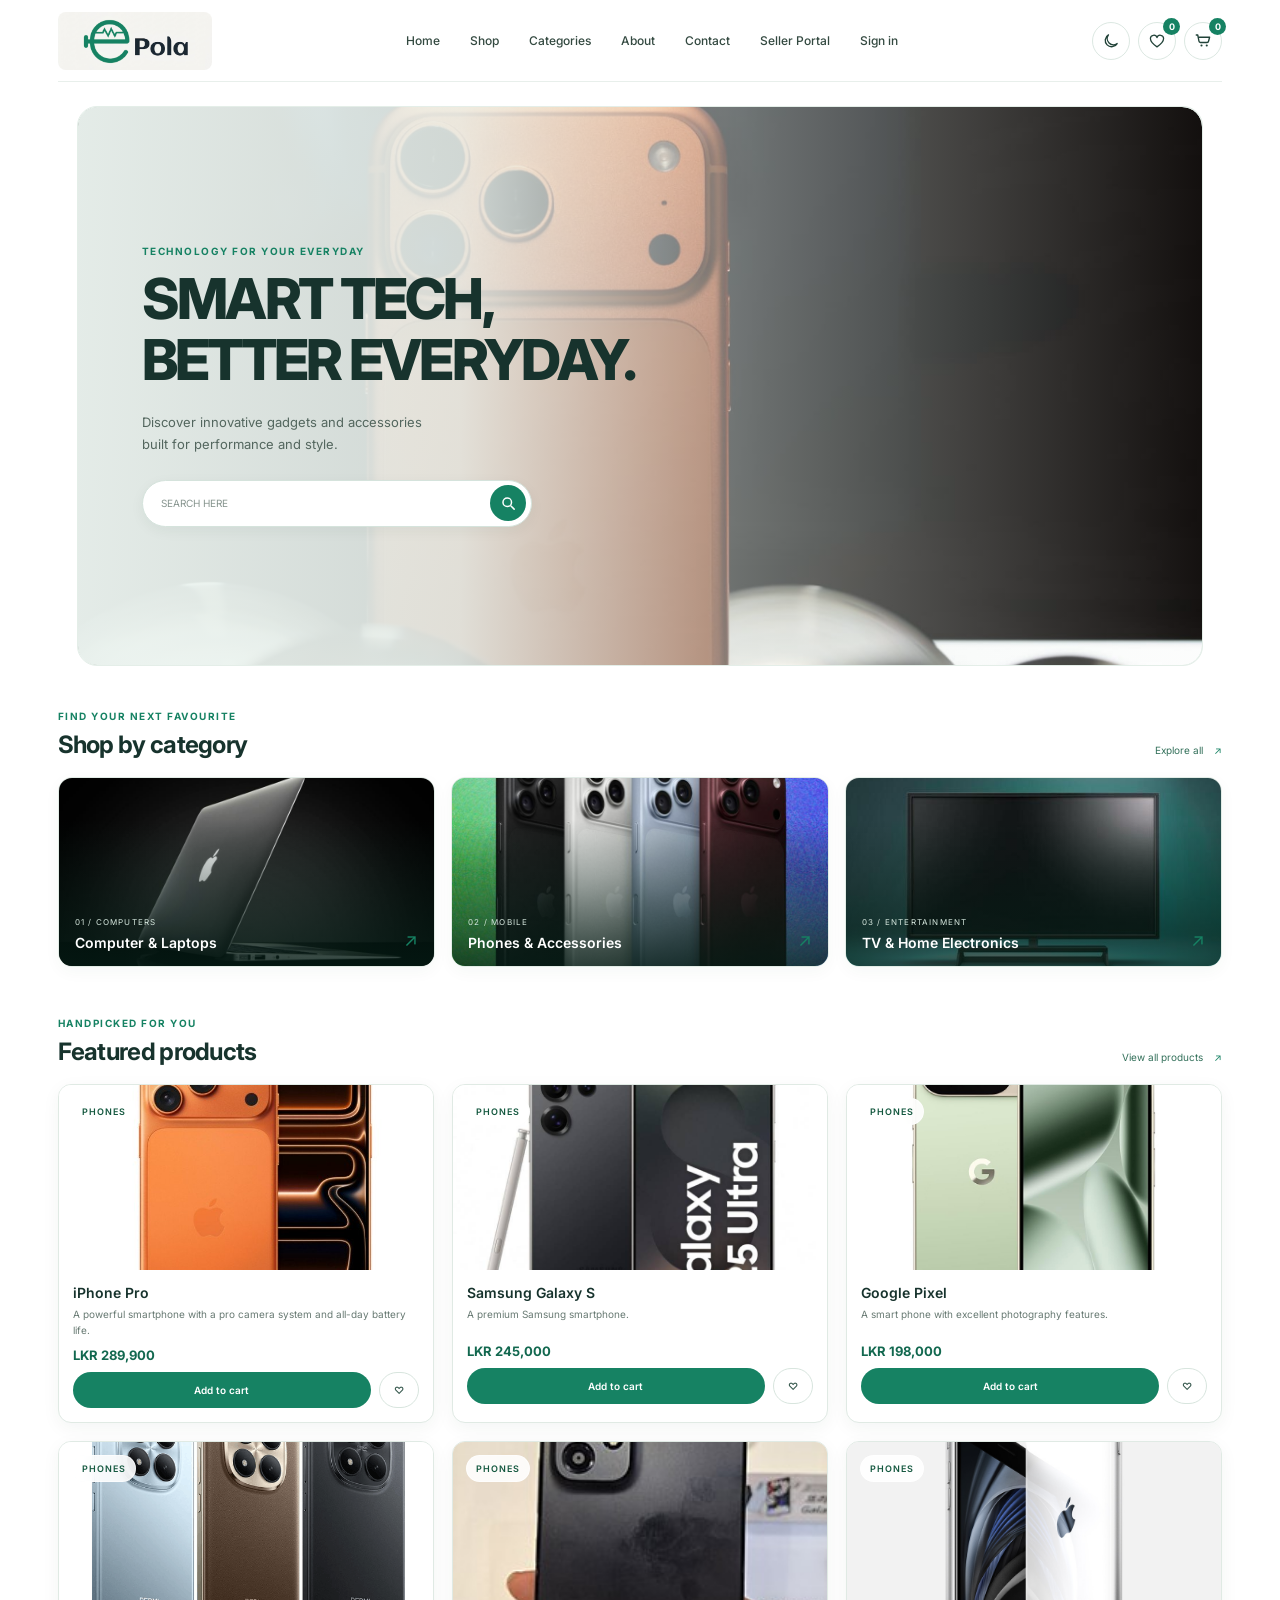
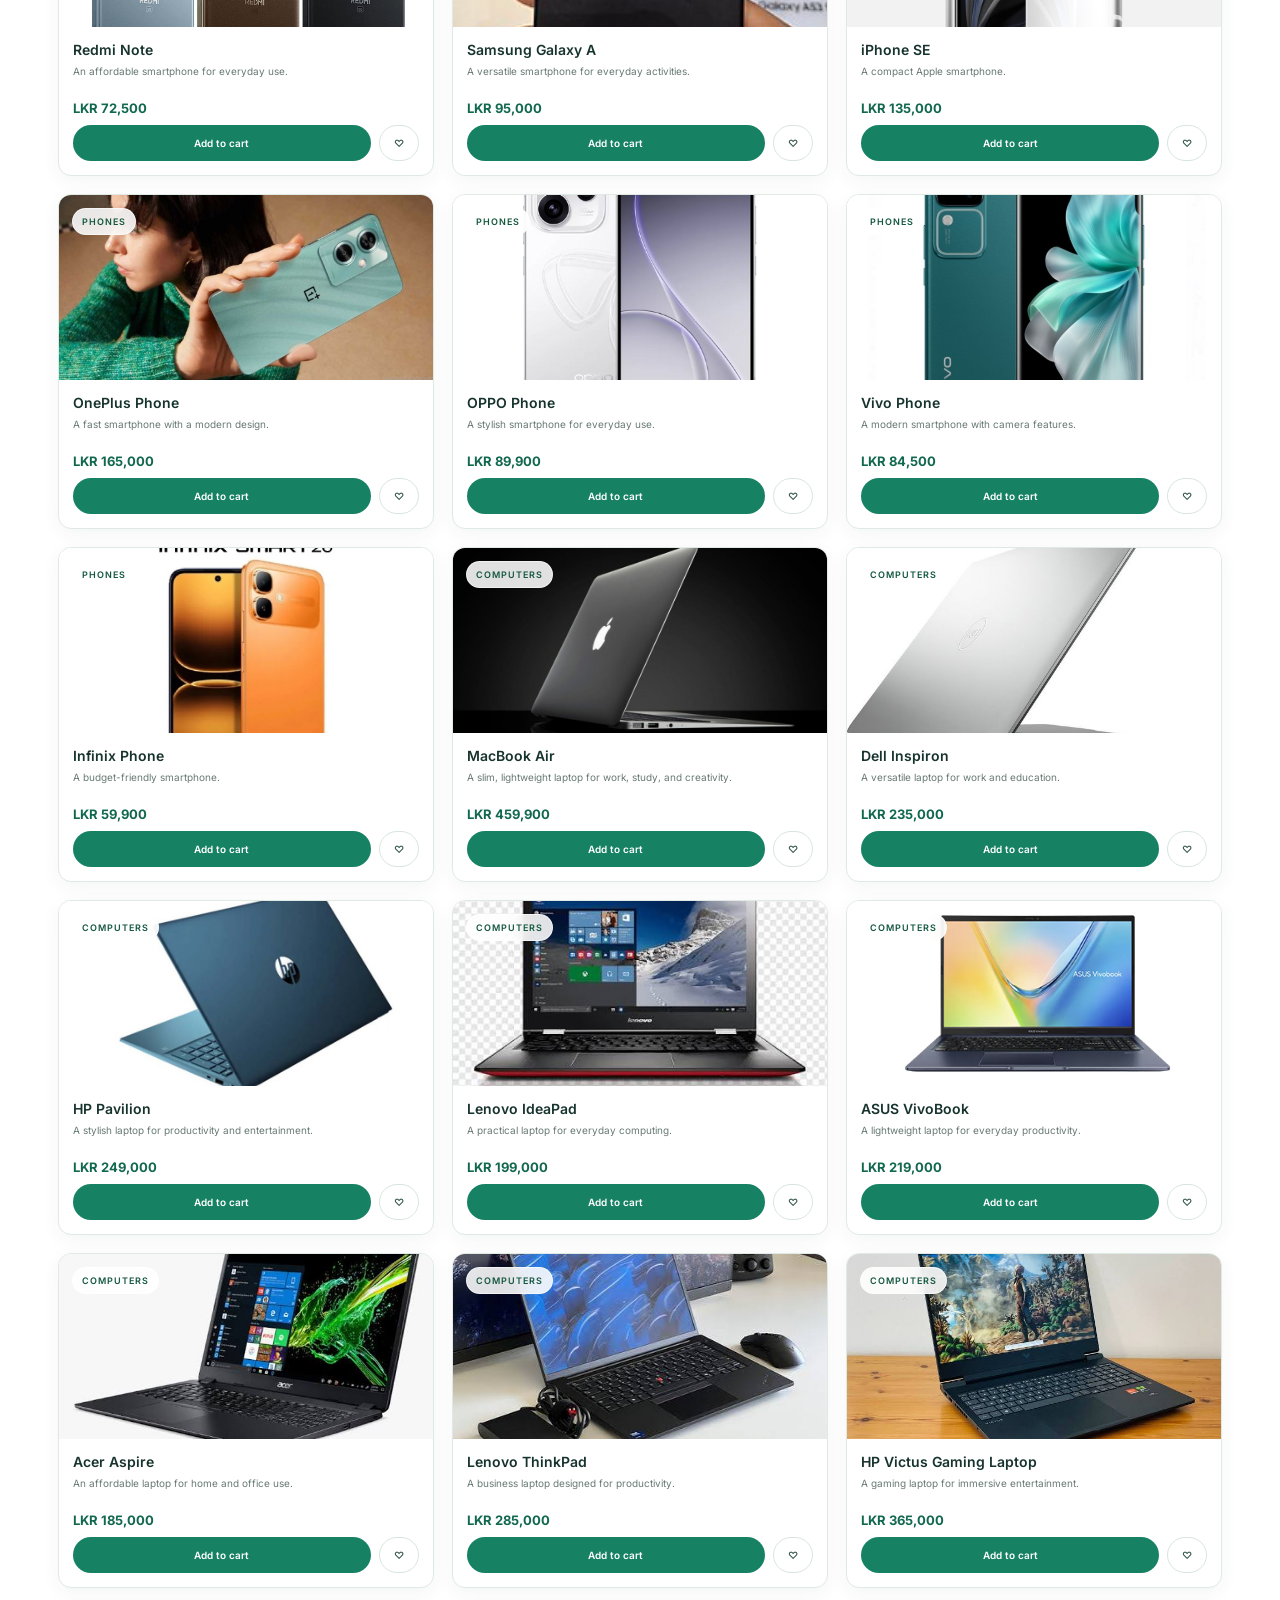
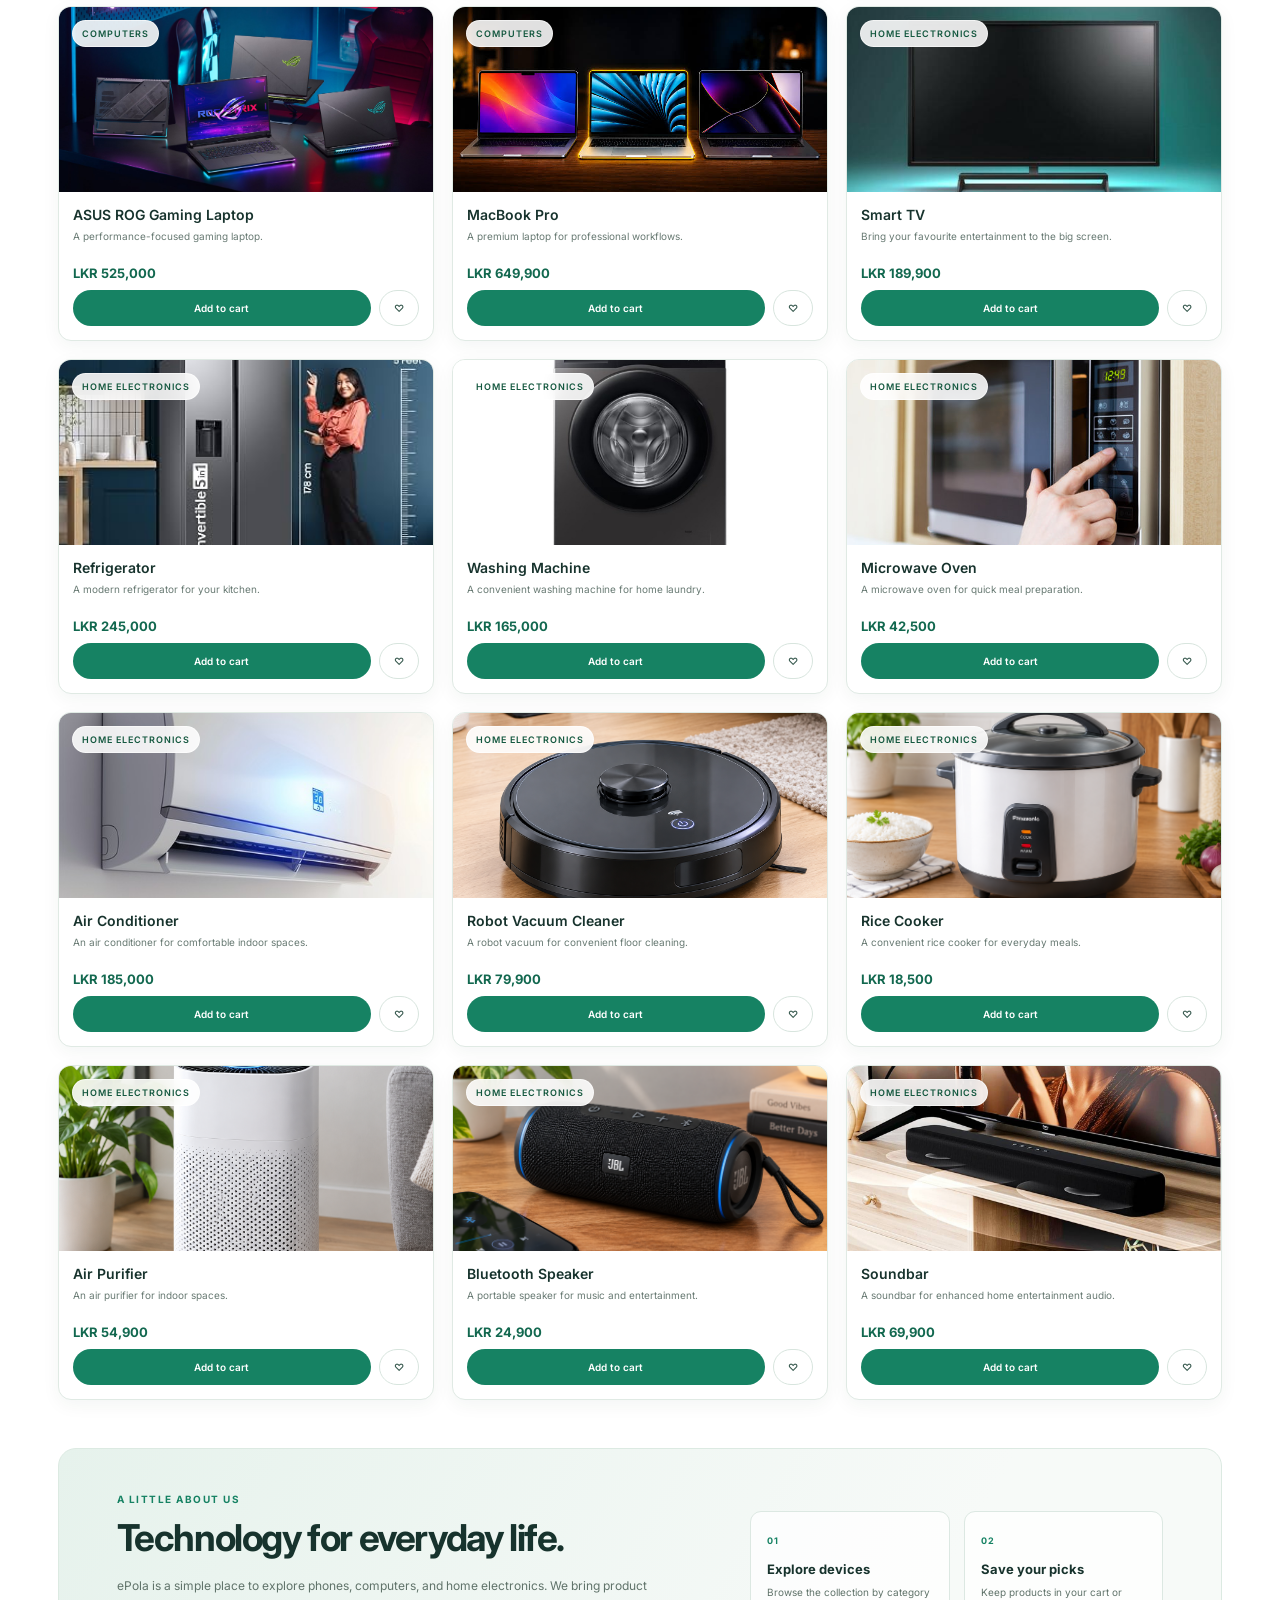
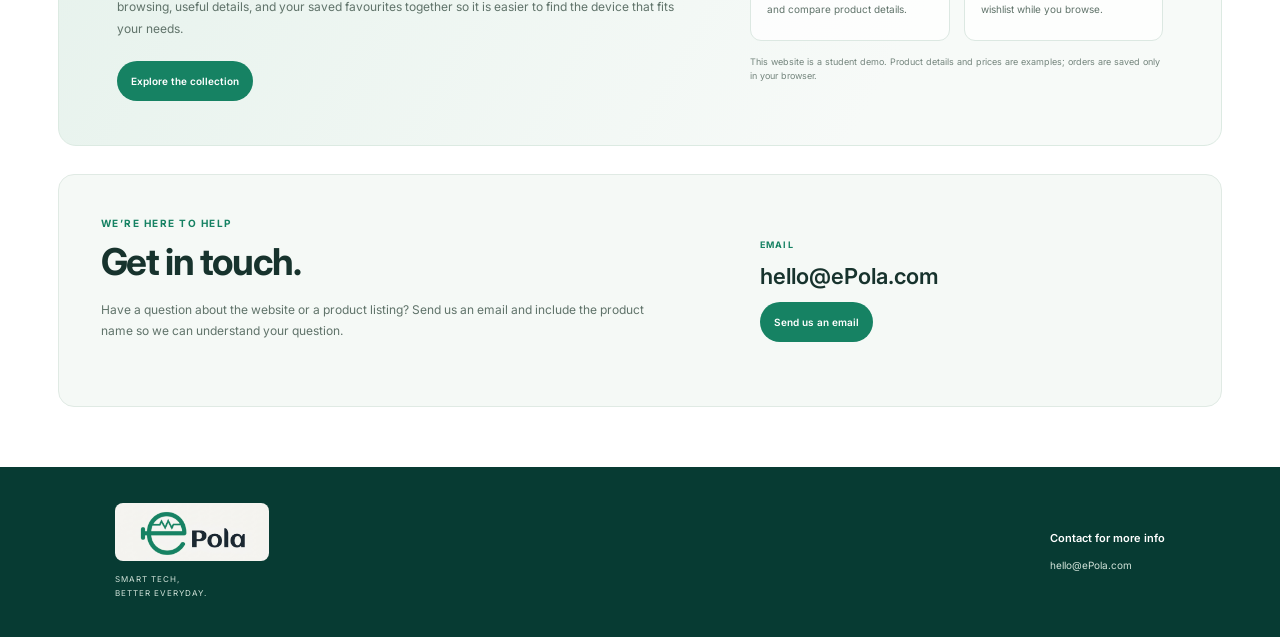
<file: index.html>
<!DOCTYPE html>
<html lang="en" data-theme="light">
  <head>
    <meta charset="UTF-8" />
    <meta name="viewport" content="width=device-width, initial-scale=1.0" />
    <meta name="description" content="Shop phones, computers, and home electronics at ePola." />
    <title>ePola | Smart Tech</title>
    <link rel="preconnect" href="https://fonts.googleapis.com" />
    <link rel="preconnect" href="https://fonts.gstatic.com" crossorigin />
    <link href="https://fonts.googleapis.com/css2?family=Inter:wght@400;500;600;700;800;900&display=swap" rel="stylesheet" />
    <link rel="stylesheet" href="style.css" />
    <script src="script.js" defer></script>
  </head>
  <body>
    <div class="page-shell">
      <header class="topbar container">
        <a class="brand" href="#home" aria-label="ePola home">
          <img src="assets/images/pola-logo.png" alt="ePola" />
        </a>
        <nav class="main-nav" aria-label="Main navigation">
          <a href="#home">Home</a>
          <a href="#shop">Shop</a>
          <a href="#categories">Categories</a>
          <a href="#about">About</a>
          <a href="#contact">Contact</a>
          
<a href="seller.html">Seller Portal</a>

          <a href="#login" data-account-link>Sign in</a>
        </nav>
        <div class="header-actions">
          <button class="icon-link theme-toggle" type="button" data-theme-toggle aria-label="Switch to dark mode" title="Switch to dark mode">
            <svg class="theme-icon theme-icon-light" viewBox="0 0 24 24" aria-hidden="true"><path d="M20.2 15.4A8.3 8.3 0 0 1 8.6 3.8 8.5 8.5 0 1 0 20.2 15.4Z" fill="none" stroke="currentColor" stroke-width="1.8" stroke-linecap="round" stroke-linejoin="round" /></svg>
            <svg class="theme-icon theme-icon-dark" viewBox="0 0 24 24" aria-hidden="true"><circle cx="12" cy="12" r="4" fill="none" stroke="currentColor" stroke-width="1.8" /><path d="M12 2v2m0 16v2M4.93 4.93l1.42 1.42m11.3 11.3 1.42 1.42M2 12h2m16 0h2M4.93 19.07l1.42-1.42m11.3-11.3 1.42-1.42" fill="none" stroke="currentColor" stroke-width="1.8" stroke-linecap="round" /></svg>
          </button>
          <a class="icon-link" href="#wishlist" aria-label="Wishlist">
            <svg viewBox="0 0 24 24" aria-hidden="true"><path d="M20.8 8.8c0 5.2-8.8 11-8.8 11s-8.8-5.8-8.8-11a4.5 4.5 0 0 1 8.8-1.3 4.5 4.5 0 0 1 8.8 1.3Z" fill="none" stroke="currentColor" stroke-width="1.7" stroke-linejoin="round" /></svg>
            <span class="item-count" data-wishlist-count>0</span>
          </a>
          <a class="icon-link" href="#cart" aria-label="Shopping cart">
            <svg viewBox="0 0 24 24" aria-hidden="true"><path d="M3 4h2l1.6 8.3A2 2 0 0 0 8.5 14h8.9a2 2 0 0 0 2-1.7L20.8 7H7.1" fill="none" stroke="currentColor" stroke-width="1.8" stroke-linecap="round" stroke-linejoin="round" /><circle cx="10" cy="18" r="1.4" fill="currentColor" /><circle cx="17" cy="18" r="1.4" fill="currentColor" /></svg>
            <span class="item-count" data-cart-count>0</span>
          </a>
        </div>
      </header>

      <main class="container main-content app-content">
        <section class="page-view is-active" data-view="home" id="home">
          <section class="hero">
            <div class="hero-copy">
              <span class="eyebrow">Technology for your everyday</span>
              <h1>SMART TECH,<br />BETTER EVERYDAY.</h1>
              <p class="welcome-message" data-welcome-message role="status" hidden></p>
              <p>Discover innovative gadgets and accessories<br class="desktop-break" /> built for performance and style.</p>
              <form class="search-bar" role="search" data-home-search>
                <label class="sr-only" for="home-search">Search products</label>
                <input id="home-search" type="search" placeholder="SEARCH HERE" />
                <button type="submit" aria-label="Search">
                  <svg viewBox="0 0 24 24" aria-hidden="true"><circle cx="11" cy="11" r="5.7" fill="none" stroke="currentColor" stroke-width="2" /><path d="m16 16 4.2 4.2" fill="none" stroke="currentColor" stroke-width="2" stroke-linecap="round" /></svg>
                </button>
              </form>
            </div>
            <div class="hero-visual">
              <div class="hero-glow" aria-hidden="true"></div>
              <video class="hero-image" autoplay muted loop playsinline preload="metadata" poster="assets/images/phone-hero.png" aria-label="Smart tech for your everyday">
                <source src="hv.mp4" type="video/mp4" />
                <img src="assets/images/phone-hero.png" alt="Close-up of a premium orange smartphone" />
              </video>
            </div>
          </section>

          <section class="categories" id="categories" aria-labelledby="categories-title">
            <div class="section-heading">
              <div><span class="eyebrow">Find your next favourite</span><h2 id="categories-title">Shop by category</h2></div>
              <a class="view-all" href="#shop">Explore all <span aria-hidden="true">↗</span></a>
            </div>
            <div class="category-grid">
              <a class="category-card" href="#shop?category=Computers">
                <img src="assets/images/laptop.png" alt="Silver laptop on a dark reflective surface" loading="lazy" />
                <span class="card-shade" aria-hidden="true"></span>
                <span class="category-label"><span>01 / COMPUTERS</span><strong>Computer &amp; Laptops</strong><span class="card-arrow" aria-hidden="true">↗</span></span>
              </a>
              <a class="category-card" href="#shop?category=Phones">
                <img src="assets/images/phones.png" alt="Smartphones in a range of colours" loading="lazy" />
                <span class="card-shade" aria-hidden="true"></span>
                <span class="category-label"><span>02 / MOBILE</span><strong>Phones &amp; Accessories</strong><span class="card-arrow" aria-hidden="true">↗</span></span>
              </a>
              <a class="category-card" href="#shop?category=Home%20electronics">
                <img src="assets/images/television.png" alt="Flat-screen television with a teal glow" loading="lazy" />
                <span class="card-shade" aria-hidden="true"></span>
                <span class="category-label"><span>03 / ENTERTAINMENT</span><strong>TV &amp; Home Electronics</strong><span class="card-arrow" aria-hidden="true">↗</span></span>
              </a>
            </div>
          </section>

          <section class="products-section" aria-labelledby="featured-title">
            <div class="section-heading">
              <div><span class="eyebrow">Handpicked for you</span><h2 id="featured-title">Featured products</h2></div>
              <a class="view-all" href="#shop">View all products <span aria-hidden="true">↗</span></a>
            </div>
            <div class="product-grid" data-product-list></div>
          </section>

          <section class="about-section" id="about" aria-labelledby="about-title">
            <div class="about-copy">
              <span class="eyebrow">A little about us</span>
              <h2 id="about-title">Technology for everyday life.</h2>
              <p>ePola is a simple place to explore phones, computers, and home electronics. We bring product browsing, useful details, and your saved favourites together so it is easier to find the device that fits your needs.</p>
              <a class="button button-primary" href="#shop">Explore the collection</a>
            </div>
            <div class="about-points" aria-label="Ways to shop">
              <article class="about-point">
                <span>01</span>
                <h3>Explore devices</h3>
                <p>Browse the collection by category and compare product details.</p>
              </article>
              <article class="about-point">
                <span>02</span>
                <h3>Save your picks</h3>
                <p>Keep products in your cart or wishlist while you browse.</p>
              </article>
              <p class="demo-notice">This website is a student demo. Product details and prices are examples; orders are saved only in your browser.</p>
            </div>
          </section>

          <section class="contact-section" id="contact" aria-labelledby="contact-title">
            <div>
              <span class="eyebrow">We’re here to help</span>
              <h2 id="contact-title">Get in touch.</h2>
              <p>Have a question about the website or a product listing? Send us an email and include the product name so we can understand your question.</p>
            </div>
            <div class="contact-card">
              <span class="contact-label">Email</span>
              <a class="contact-email" href="mailto:hello@ePola.com?subject=ePola%20enquiry">hello@ePola.com</a>
              <a class="button button-primary" href="mailto:hello@ePola.com?subject=ePola%20enquiry">Send us an email</a>
            </div>
          </section>
        </section>

        <section class="page-view inner-page catalog-page" data-view="shop" id="shop">
          <div class="catalog-intro">
            <span class="eyebrow">ePola device store</span>
            <h1>Find your next favourite.</h1>
            <p>Explore carefully selected devices for work, play, and everything in between.</p>
          </div>
          <form class="catalog-search search-bar" role="search" data-catalog-search>
            <label class="sr-only" for="catalog-search">Search products</label>
            <input id="catalog-search" name="q" type="search" placeholder="Search phones, laptops, TVs..." />
            <button type="submit" aria-label="Search">
              <svg viewBox="0 0 24 24" aria-hidden="true"><circle cx="11" cy="11" r="5.7" fill="none" stroke="currentColor" stroke-width="2" /><path d="m16 16 4.2 4.2" fill="none" stroke="currentColor" stroke-width="2" stroke-linecap="round" /></svg>
            </button>
          </form>
          <div class="catalog-layout">
            <aside class="filter-panel" aria-label="Product filters">
              <div class="filter-heading"><h2>Filters</h2><button type="button" class="text-button" data-clear-filters>Clear all</button></div>
              <label class="filter-label" for="category-filter">Category</label>
              <select id="category-filter" data-category-filter>
                <option value="">All devices</option><option value="Phones">Phones</option><option value="Computers">Computers</option><option value="Home electronics">Home electronics</option>
              </select>
              <label class="filter-label" for="sort-filter">Sort by</label>
              <select id="sort-filter" data-sort-filter>
                <option value="featured">Featured</option><option value="price-low">Price: low to high</option><option value="price-high">Price: high to low</option><option value="name">Name: A to Z</option>
              </select>
              <label class="filter-label" for="price-filter">Maximum price <span data-price-label></span></label>
              <input id="price-filter" class="range-filter" type="range" min="100000" max="500000" step="10000" value="500000" data-price-filter />
              <p class="filter-hint">Prices shown in Sri Lankan rupees.</p>
            </aside>
            <section class="catalog-results" aria-label="Products">
              <div class="results-heading"><p data-results-count>Showing all devices</p><span>Click a device to see details</span></div>
              <div class="product-grid" data-product-list></div>
            </section>
          </div>
        </section>

        <section class="page-view inner-page detail-page" data-view="detail" data-product-detail>
          <a class="back-link" href="#shop">← Back to devices</a>
          <div class="detail-content"></div>
        </section>

        <section class="page-view inner-page" data-view="cart">
          <a class="back-link" href="#shop">← Continue shopping</a>
          <div class="section-heading page-heading"><div><span class="eyebrow">Your selections</span><h1>Shopping cart</h1></div><span class="page-count" data-cart-summary></span></div>
          <div class="cart-layout"><section class="cart-items" aria-label="Items in your cart" data-cart-list></section><aside class="cart-summary" data-cart-total></aside></div>
        </section>

        <section class="page-view inner-page checkout-page" data-view="checkout">
          <a class="back-link" href="#cart">← Back to cart</a>
          <div class="page-heading">
            <span class="eyebrow">Almost yours</span>
            <h1>Checkout</h1>
            <p class="checkout-intro">Enter your delivery details to place your demo order.</p>
          </div>
          <div class="checkout-layout" data-checkout-content></div>
        </section>

        <section class="page-view inner-page order-confirmation-page" data-view="order-confirmation">
          <div data-order-confirmation></div>
        </section>

        <section class="page-view inner-page" data-view="wishlist">
          <a class="back-link" href="#shop">← Continue shopping</a>
          <div class="section-heading page-heading"><div><span class="eyebrow">Saved for later</span><h1>Your wishlist</h1></div><span class="page-count" data-wishlist-summary></span></div>
          <section class="product-grid wishlist-grid" aria-label="Saved products" data-wishlist-list></section>
        </section>

        <section class="page-view auth-page" data-view="login">
          <section class="auth-card">
            <a class="brand auth-brand" href="#home" aria-label="ePola home"><img src="assets/images/pola-logo.png" alt="ePola" /></a>
            <span class="eyebrow">Welcome back</span><h1>Sign in to your account</h1>
            <p class="auth-intro">Pick up where you left off and keep your favourites close.</p>
            <form class="auth-form" data-login-form novalidate>
              <label for="login-email">Email address</label><input id="login-email" name="email" type="email" autocomplete="email" placeholder="you@example.com" required />
              <label for="login-password">Password</label><input id="login-password" name="password" type="password" autocomplete="current-password" placeholder="Enter your password" required minlength="8" />
              <p class="form-message" data-form-message role="status" aria-live="polite"></p>
              <button class="button button-primary auth-submit" type="submit">Sign in</button>
            </form>
            <p class="auth-switch">New here? <a href="#register">Create an account</a></p>
            <p class="demo-notice">Demo only: account information stays in this browser and is not suitable for real passwords.</p>
          </section>
          <aside class="auth-aside"><span class="eyebrow">ePola customer account</span><h2>Good tech.<br />Good choices.</h2><p>Save devices to your wishlist and keep your shopping cart on this device.</p><a class="text-link" href="#shop">Explore devices <span aria-hidden="true">↗</span></a></aside>
        </section>

        <section class="page-view auth-page register-page" data-view="register">
          <section class="auth-card">
            <a class="brand auth-brand" href="#home" aria-label="ePola home"><img src="assets/images/pola-logo.png" alt="ePola" /></a>
            <span class="eyebrow">Join the community</span><h1>Create your account</h1>
            <p class="auth-intro">A little closer to the devices you love.</p>
            <form class="auth-form" data-register-form novalidate>
              <label for="register-name">Full name</label><input id="register-name" name="name" type="text" autocomplete="name" placeholder="Your name" required minlength="2" />
              <label for="register-email">Email address</label><input id="register-email" name="email" type="email" autocomplete="email" placeholder="you@example.com" required />
              <label for="register-password">Password</label><input id="register-password" name="password" type="password" autocomplete="new-password" placeholder="At least 8 characters" required minlength="8" />
              <label for="register-confirm-password">Confirm password</label><input id="register-confirm-password" name="confirmPassword" type="password" autocomplete="new-password" placeholder="Enter your password again" required minlength="8" />
              <p class="form-message" data-form-message role="status" aria-live="polite"></p>
              <button class="button button-primary auth-submit" type="submit">Create account</button>
            </form>
            <p class="auth-switch">Already have an account? <a href="#login">Sign in</a></p>
            <p class="demo-notice">Demo only: account information stays in this browser and is not suitable for real passwords.</p>
          </section>
          <aside class="auth-aside"><span class="eyebrow">A better way to shop</span><h2>Your picks.<br />All in one place.</h2><p>Keep track of devices you like and find them easily next time.</p><a class="text-link" href="#shop">Browse the collection <span aria-hidden="true">↗</span></a></aside>
        </section>
      </main>

      <footer class="footer container">
        <div class="footer-brand"><a class="brand small-brand" href="#home" aria-label="ePola home"><img src="assets/images/pola-logo.png" alt="ePola" /></a><p>SMART TECH,<br />BETTER EVERYDAY.</p></div>
        <div class="footer-contact"><h2>Contact for more info</h2><a href="mailto:hello@ePola.com">hello@ePola.com</a></div>
      </footer>

        </div>
      </footer>
    </div>
  </body>
</html>
</file>
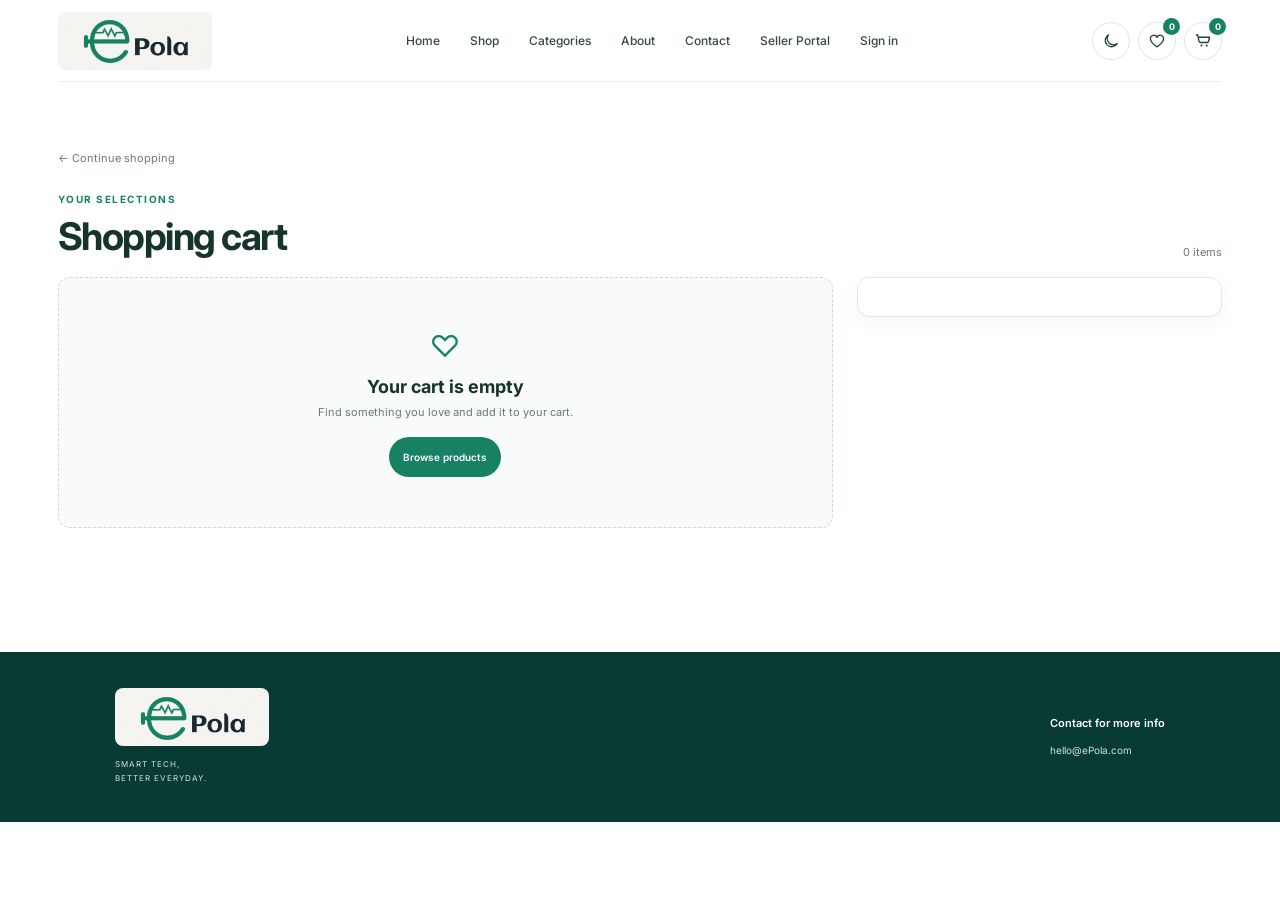
<file: cart.html>
<!DOCTYPE html>
<html lang="en">
  <head>
    <meta charset="UTF-8" />
    <meta http-equiv="refresh" content="0; url=index.html#cart" />
    <meta name="viewport" content="width=device-width, initial-scale=1.0" />
    <title>Your cart | ePola</title>
    <script>location.replace(new URL("index.html#cart", location.href).href);</script>
  </head>
  <body><p>Opening your cart… <a href="index.html#cart">Continue to ePola</a></p></body>
</html>
</file>
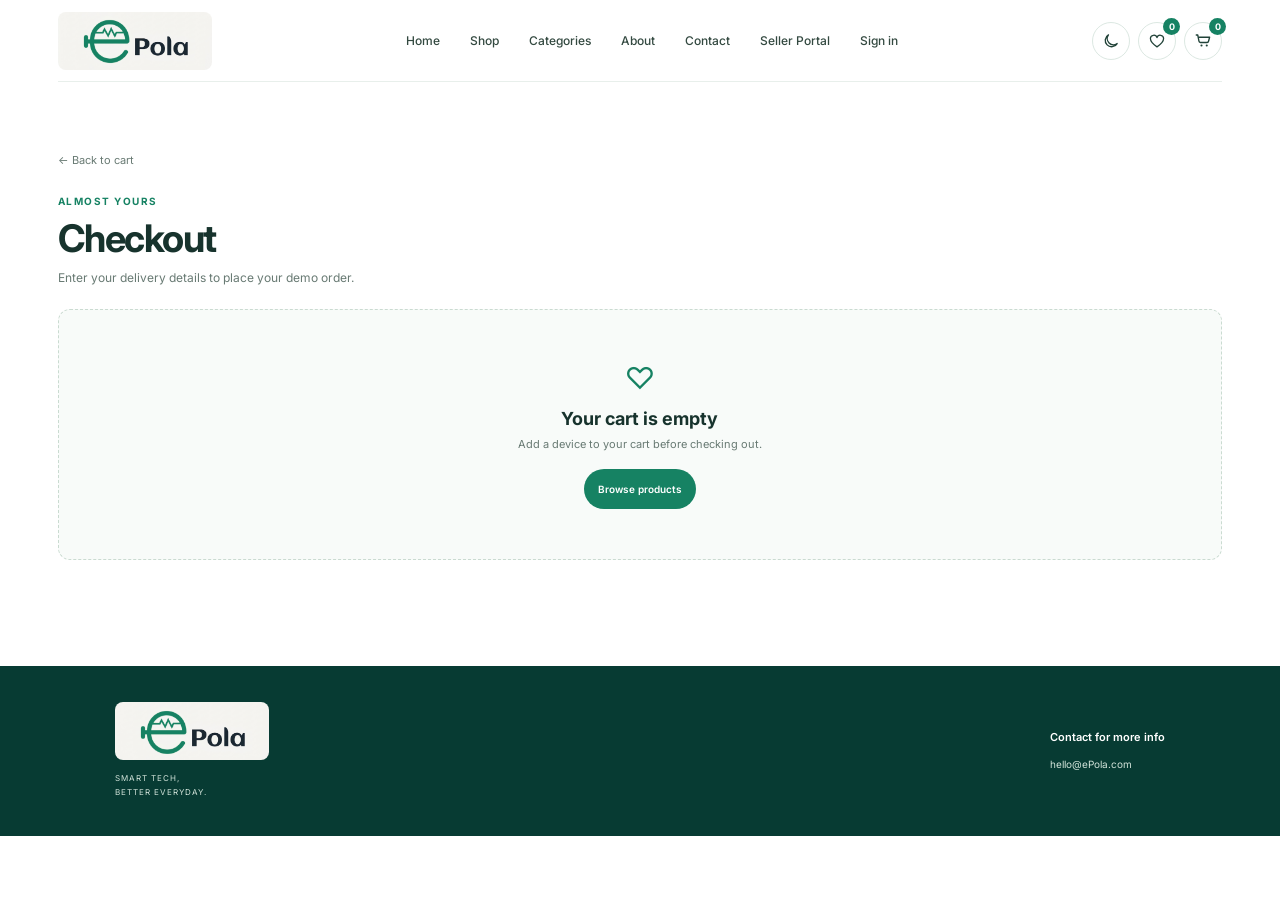
<file: checkout.html>
<!DOCTYPE html>
<html lang="en">
  <head>
    <meta charset="UTF-8" />
    <meta http-equiv="refresh" content="0; url=index.html#checkout" />
    <meta name="viewport" content="width=device-width, initial-scale=1.0" />
    <title>Checkout | ePola</title>
    <script>location.replace(new URL("index.html#checkout", location.href).href);</script>
  </head>
  <body><p>Opening checkout… <a href="index.html#checkout">Continue to checkout</a></p></body>
</html>
</file>
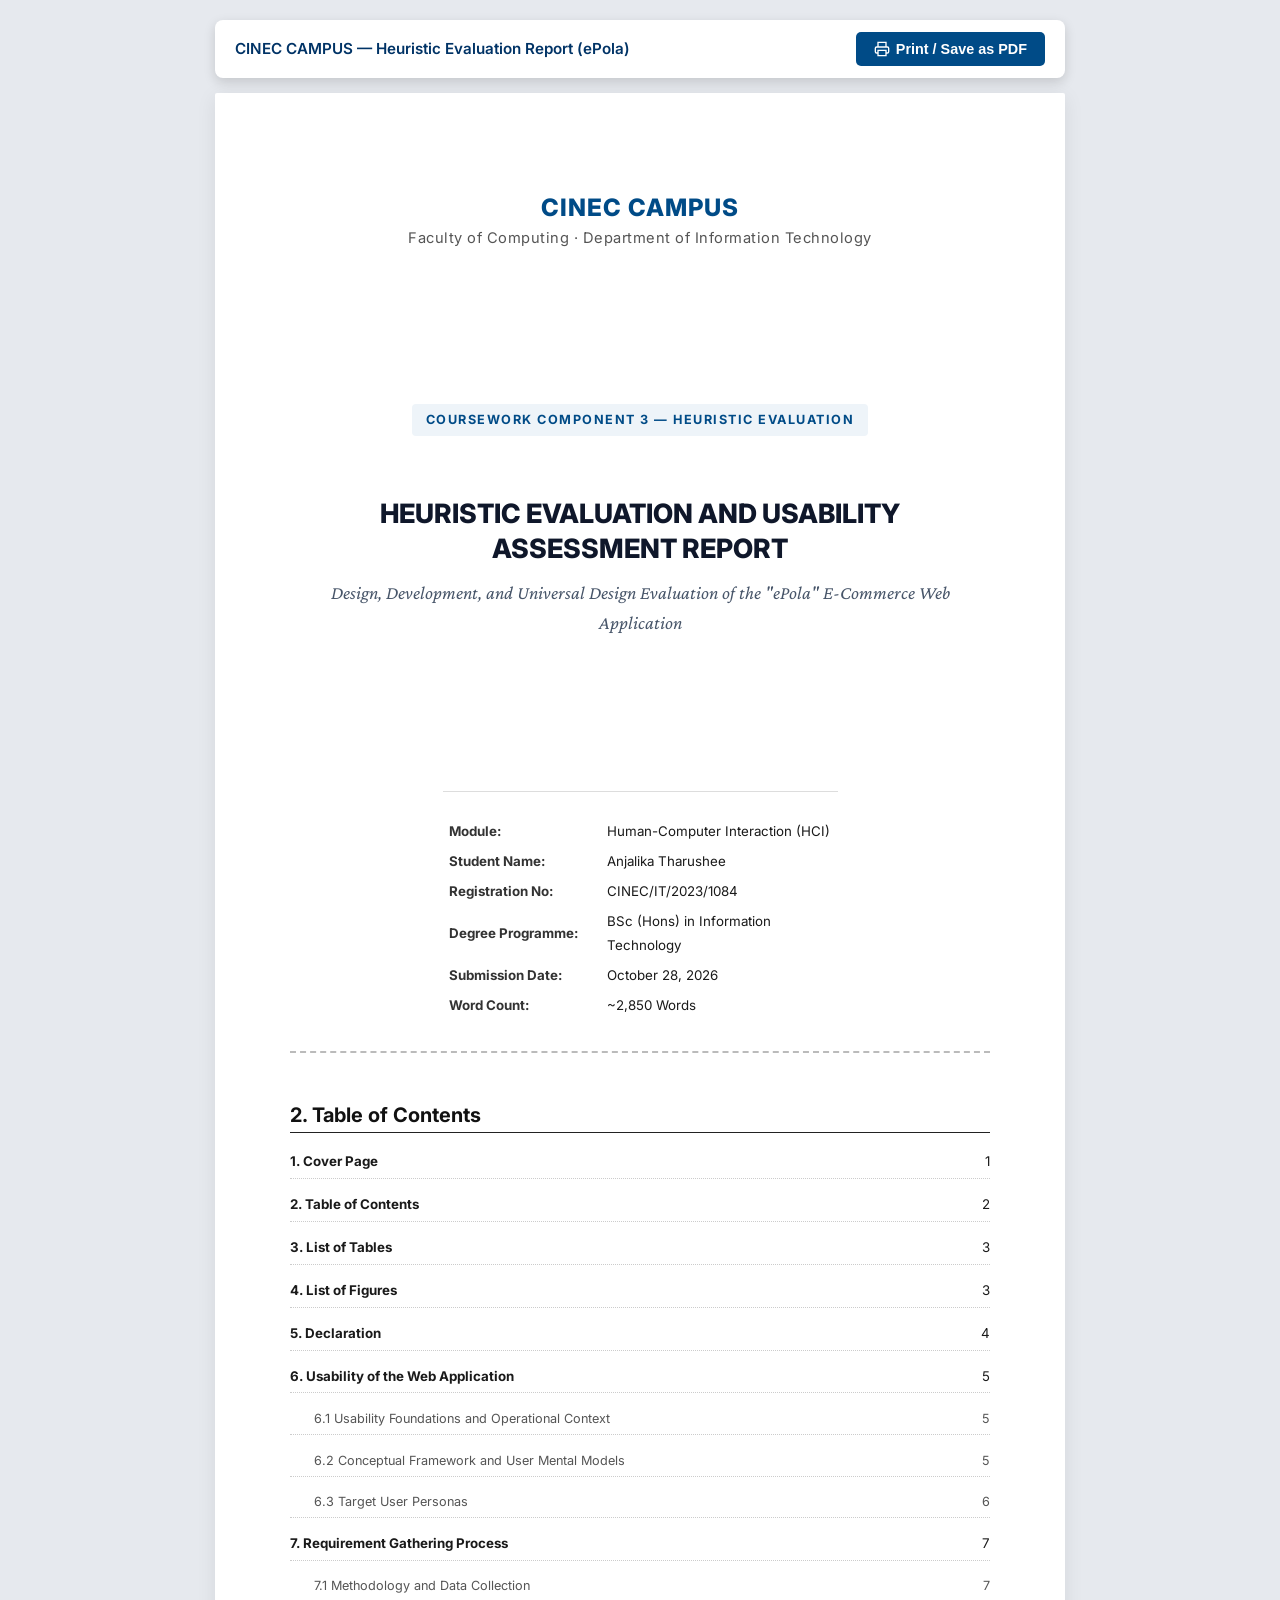
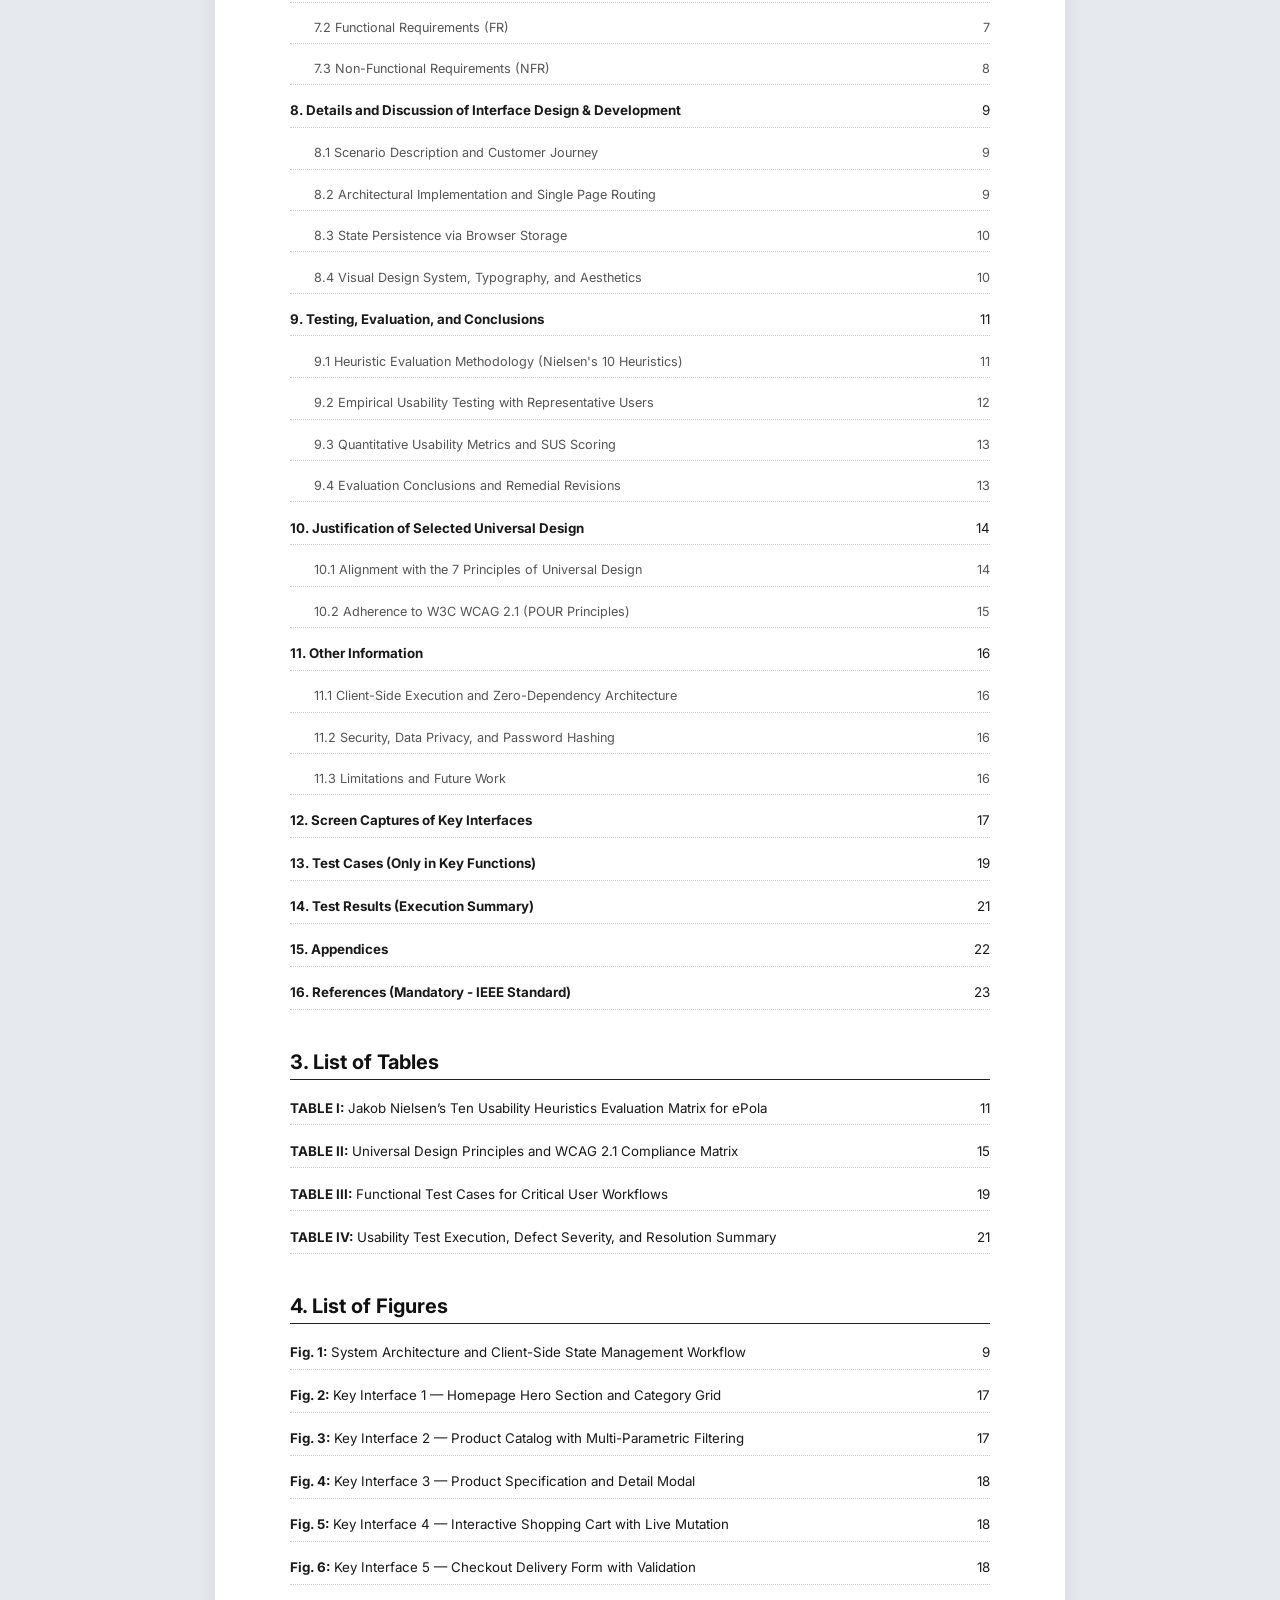
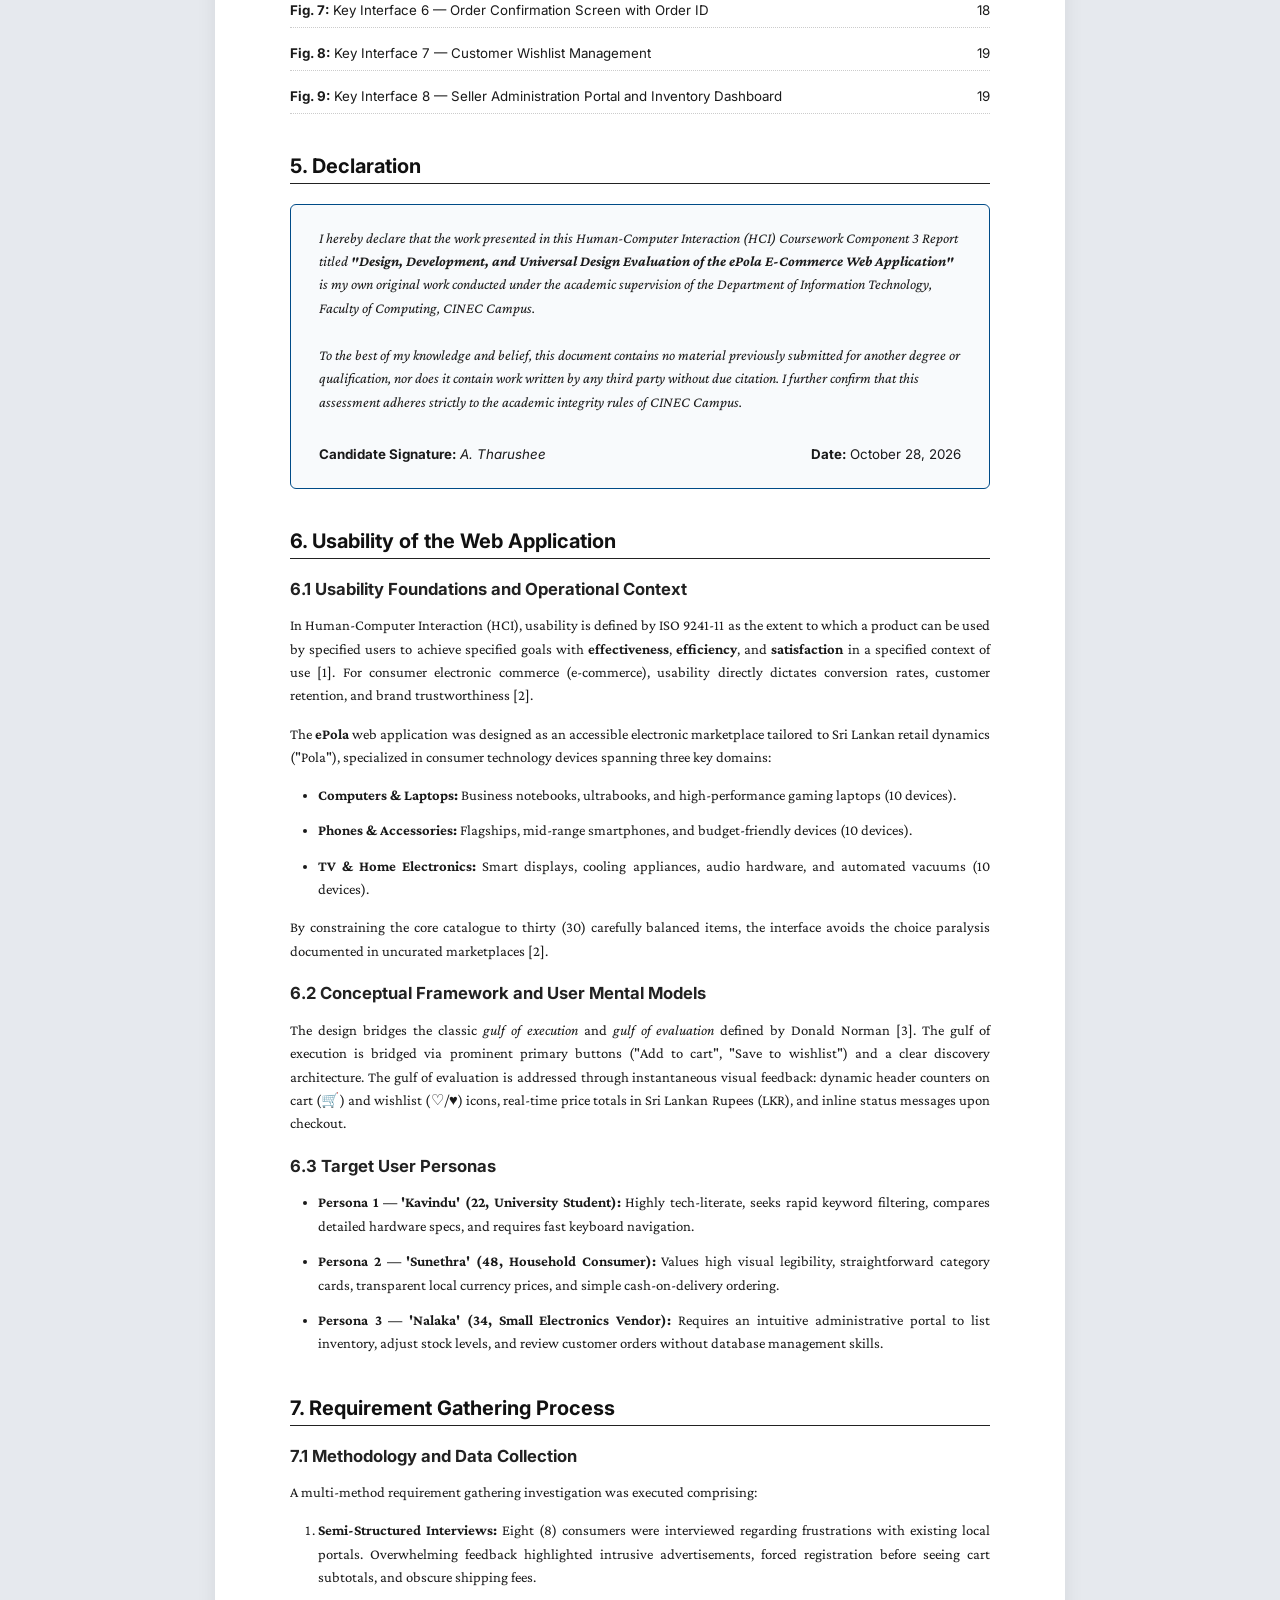
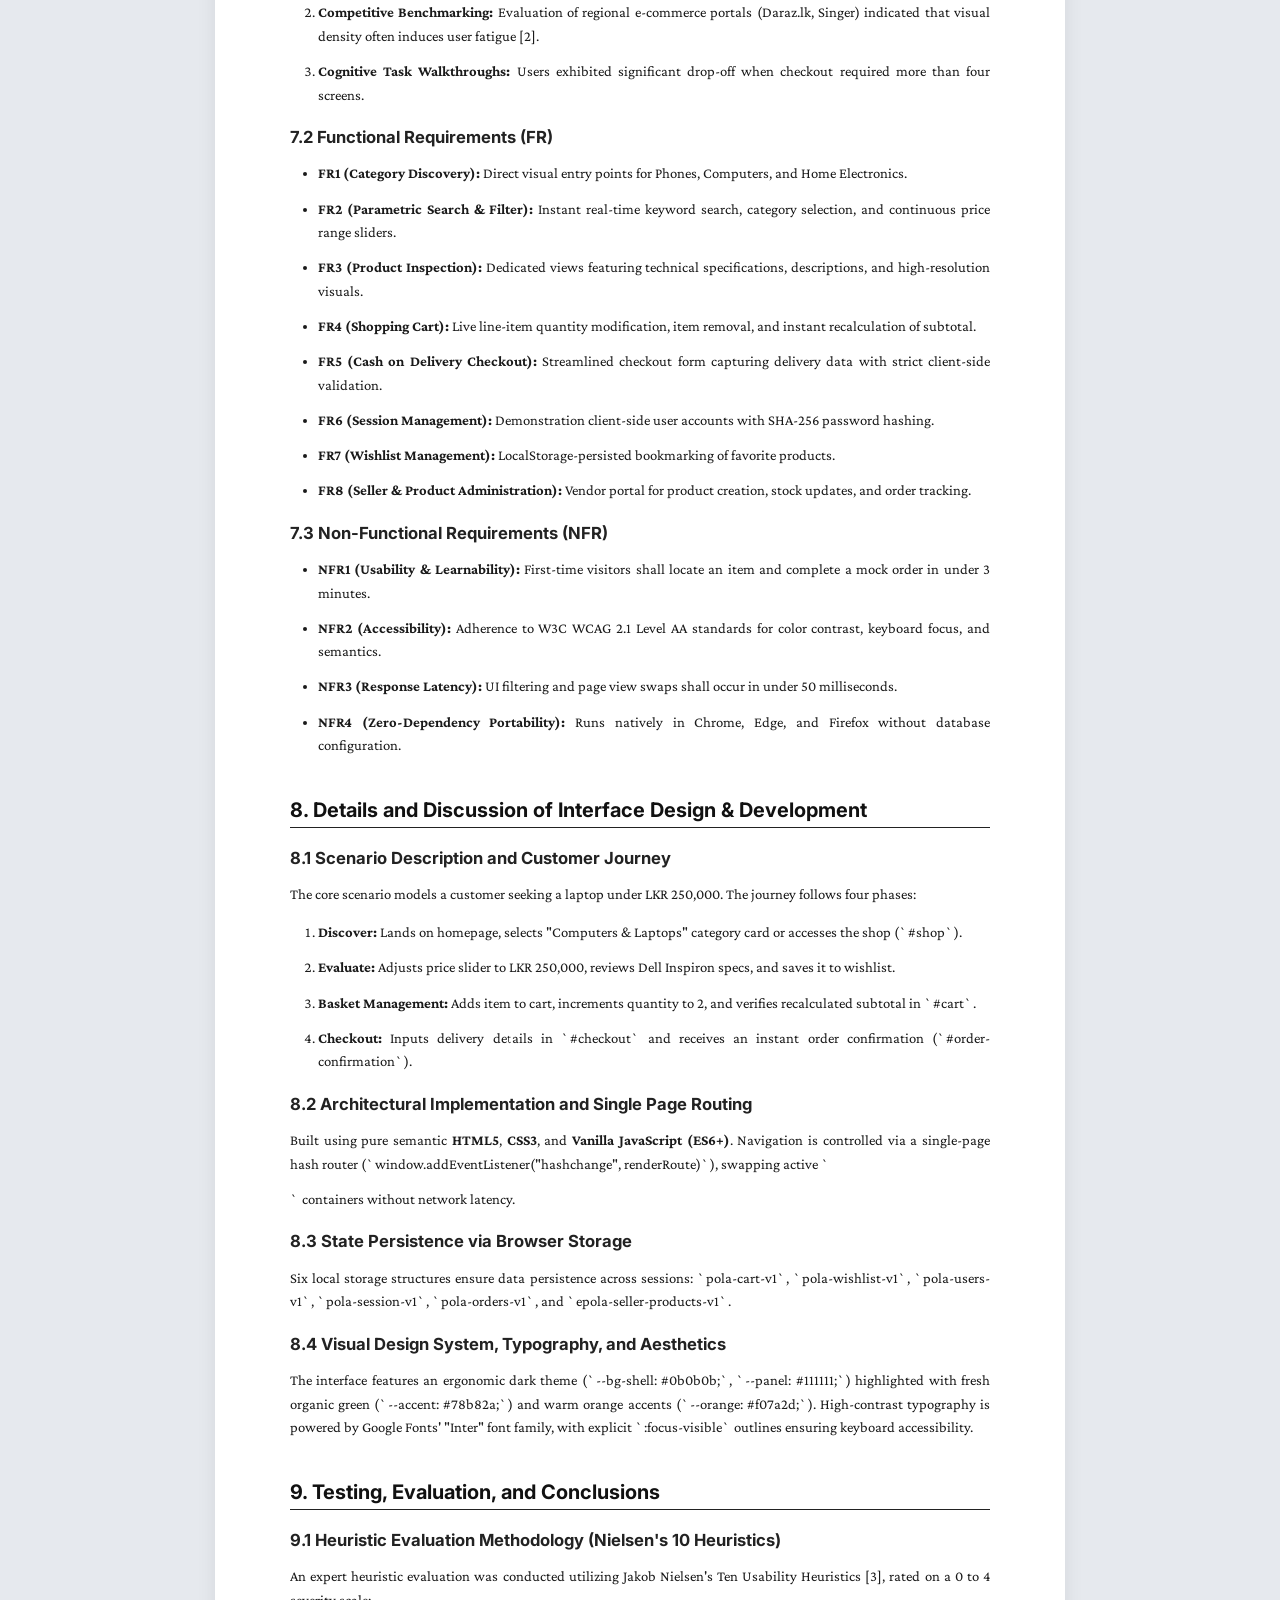
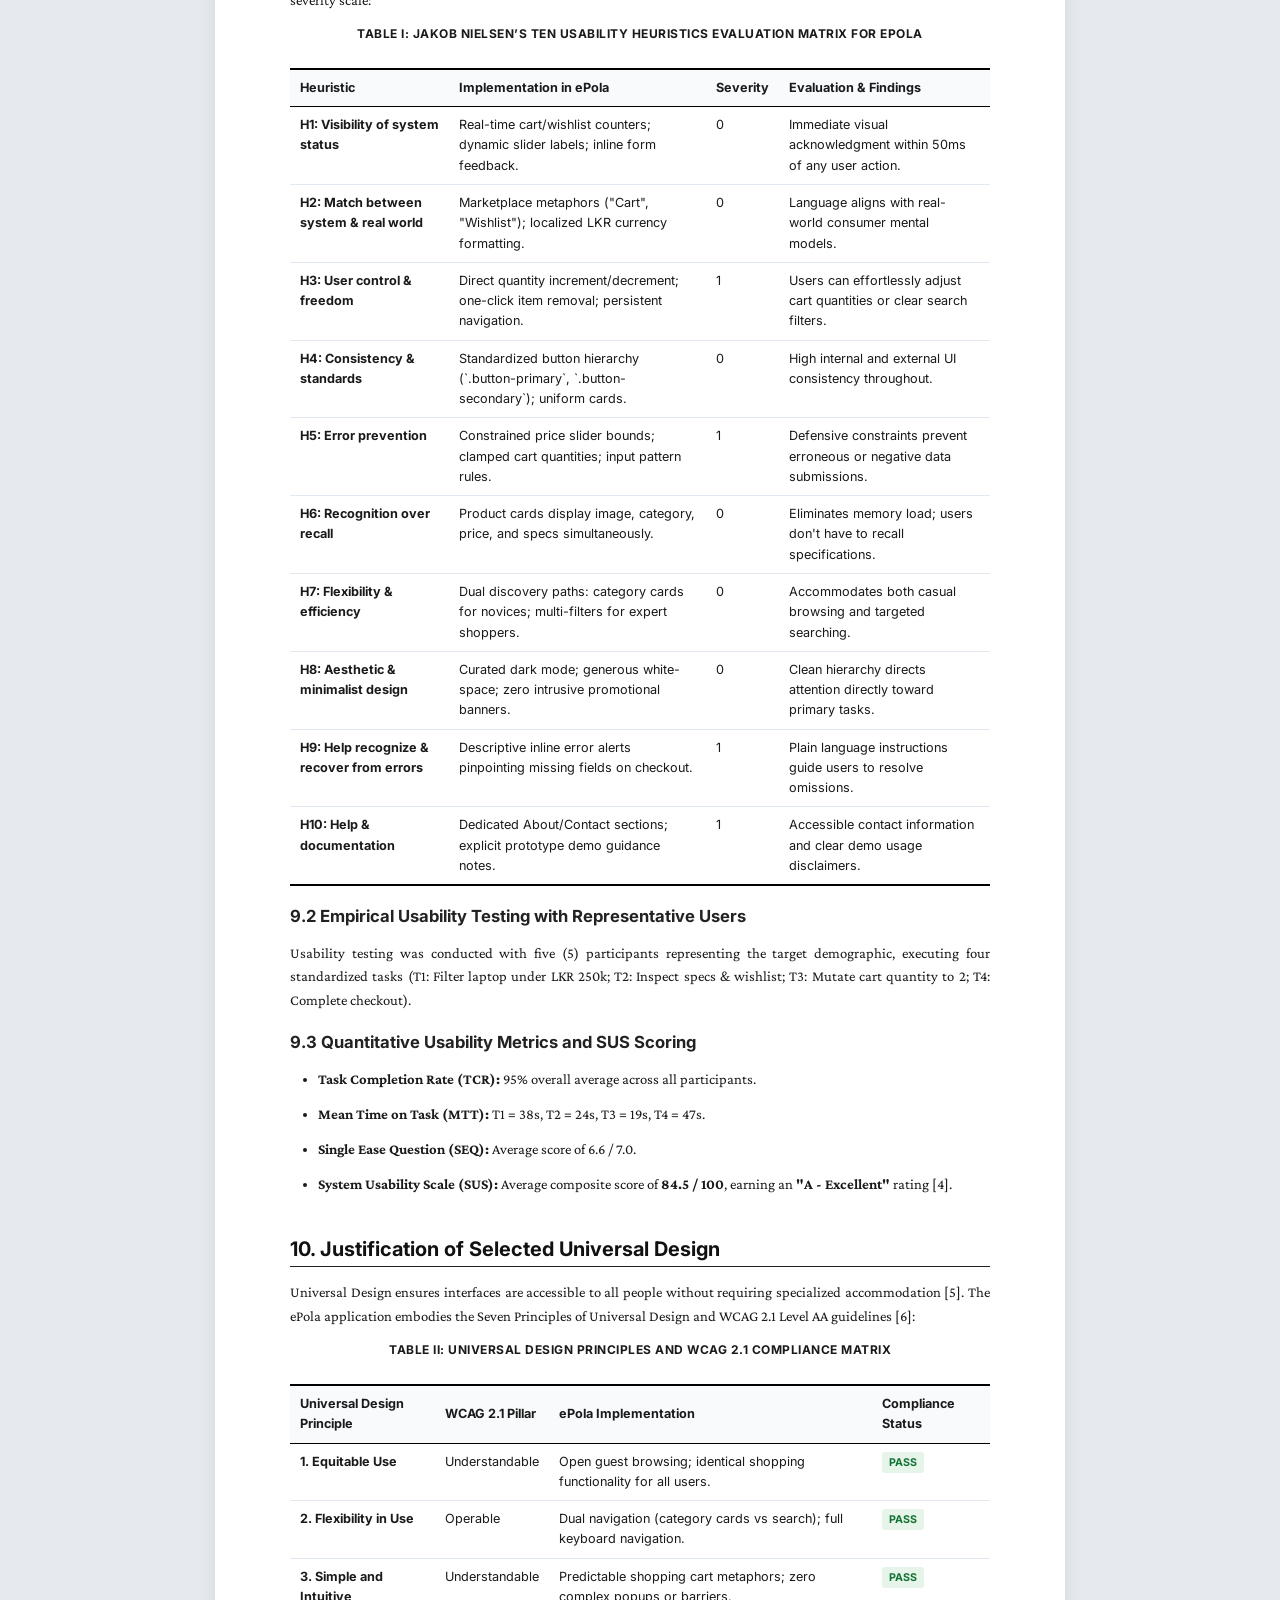
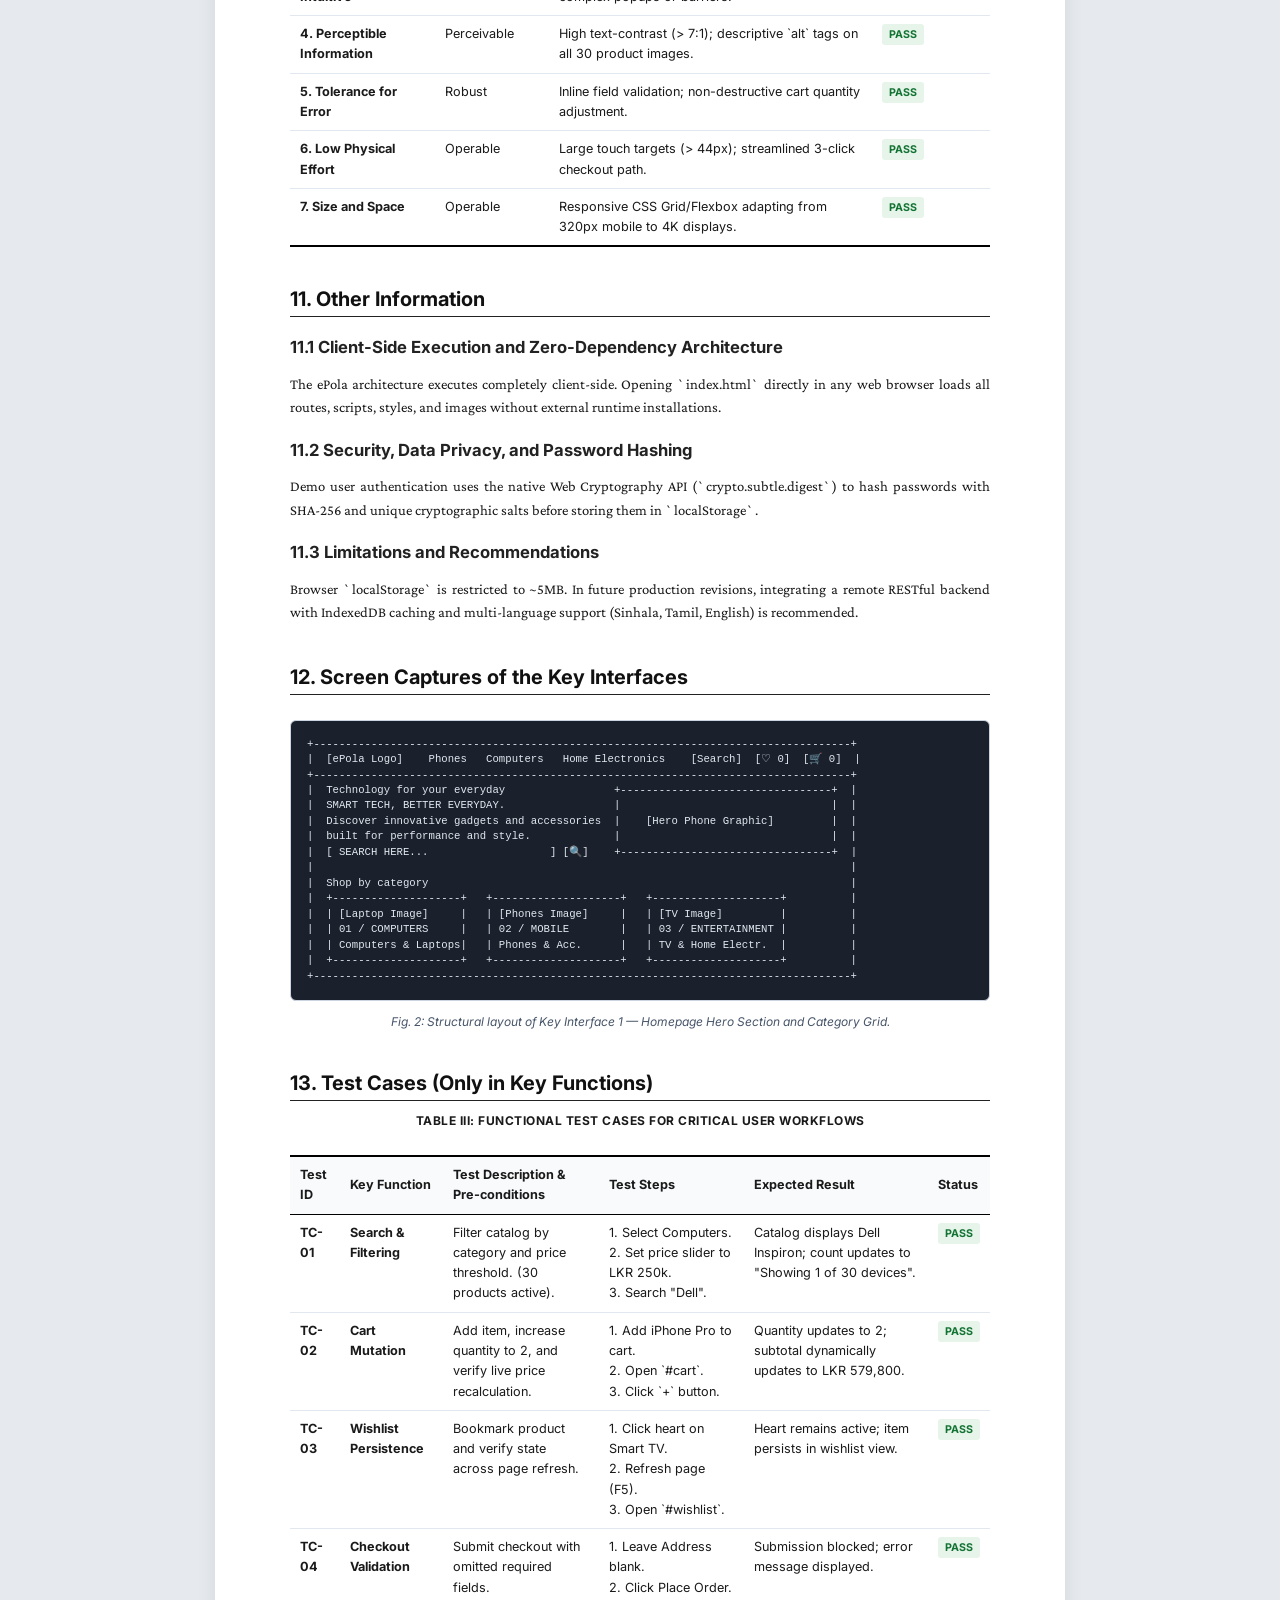
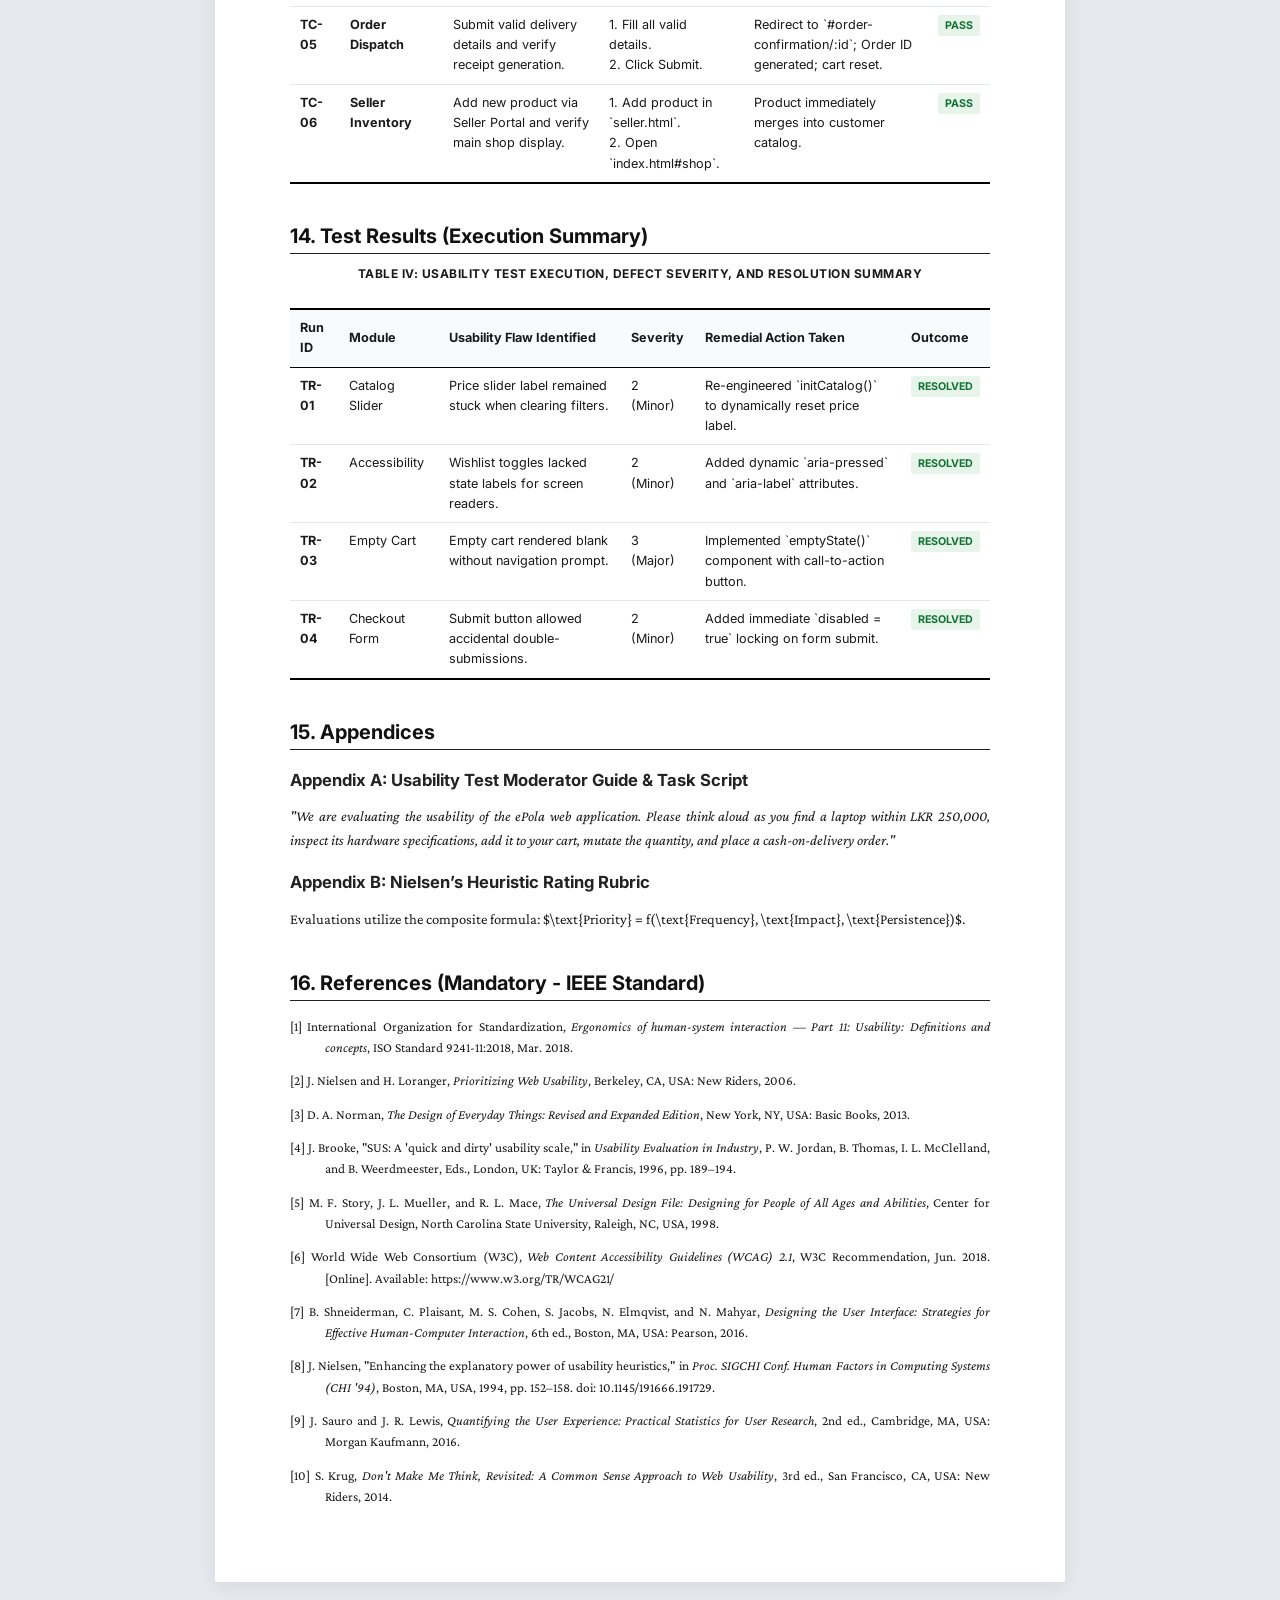
<file: ePola_Heuristic_Evaluation_Report.html>
<!DOCTYPE html>
<html lang="en">
<head>
  <meta charset="UTF-8">
  <meta name="viewport" content="width=device-width, initial-scale=1.0">
  <title>ePola - Heuristic Evaluation and Usability Assessment Report | CINEC Campus</title>
  <link rel="preconnect" href="https://fonts.googleapis.com">
  <link rel="preconnect" href="https://fonts.gstatic.com" crossorigin>
  <link href="https://fonts.googleapis.com/css2?family=Crimson+Pro:ital,wght@0,400;0,600;0,700;1,400&family=Inter:wght@400;500;600;700&display=swap" rel="stylesheet">
  <style>
    :root {
      --primary: #003366;
      --text: #1a1a1a;
      --text-muted: #555555;
      --border: #cccccc;
      --bg-light: #f9f9fb;
      --accent: #2c5282;
    }

    * {
      box-sizing: border-box;
    }

    body {
      font-family: 'Crimson Pro', Georgia, serif;
      font-size: 11pt;
      line-height: 1.6;
      color: var(--text);
      background-color: #e6e9ee;
      margin: 0;
      padding: 20px 0;
    }

    .toolbar {
      position: sticky;
      top: 10px;
      z-index: 1000;
      max-width: 850px;
      margin: 0 auto 15px auto;
      display: flex;
      justify-content: space-between;
      align-items: center;
      background: #ffffff;
      padding: 12px 20px;
      border-radius: 8px;
      box-shadow: 0 4px 12px rgba(0,0,0,0.15);
      font-family: 'Inter', sans-serif;
    }

    .toolbar span {
      font-weight: 600;
      color: var(--primary);
      font-size: 0.95rem;
    }

    .btn-print {
      background-color: #004b87;
      color: #ffffff;
      border: none;
      padding: 9px 18px;
      font-size: 0.9rem;
      font-weight: 600;
      border-radius: 5px;
      cursor: pointer;
      display: inline-flex;
      align-items: center;
      gap: 6px;
      transition: background-color 0.2s ease;
    }

    .btn-print:hover {
      background-color: #002e54;
    }

    .report-container {
      max-width: 850px;
      margin: 0 auto;
      background: #ffffff;
      padding: 60px 75px;
      box-shadow: 0 4px 20px rgba(0,0,0,0.08);
      border-radius: 2px;
    }

    /* Academic Typography */
    h1, h2, h3, h4, h5, h6 {
      font-family: 'Inter', sans-serif;
      color: #111111;
      font-weight: 700;
      margin-top: 1.5em;
      margin-bottom: 0.5em;
      line-height: 1.25;
    }

    h1 { font-size: 20pt; }
    h2 { font-size: 15pt; border-bottom: 1.5px solid #222; padding-bottom: 4px; margin-top: 2em; }
    h3 { font-size: 12.5pt; color: #222; margin-top: 1.2em; }
    h4 { font-size: 11pt; color: #333; }

    p, li {
      text-align: justify;
      margin-bottom: 0.8em;
    }

    ul, ol {
      padding-left: 28px;
    }

    /* Cover Page */
    .cover-page {
      min-height: 900px;
      display: flex;
      flex-direction: column;
      justify-content: space-between;
      text-align: center;
      padding: 40px 0 30px 0;
      page-break-after: always;
      border-bottom: 2px dashed #bbb;
      margin-bottom: 50px;
    }

    .institution-header img {
      height: 75px;
      margin-bottom: 15px;
    }

    .institution-name {
      font-family: 'Inter', sans-serif;
      font-size: 18pt;
      font-weight: 800;
      color: #004b87;
      letter-spacing: 1px;
      text-transform: uppercase;
      margin: 0;
    }

    .institution-sub {
      font-family: 'Inter', sans-serif;
      font-size: 11pt;
      color: #555;
      margin-top: 4px;
      letter-spacing: 0.5px;
    }

    .report-title-block {
      margin: 80px 0;
    }

    .report-type-badge {
      display: inline-block;
      font-family: 'Inter', sans-serif;
      font-size: 9.5pt;
      font-weight: 700;
      text-transform: uppercase;
      letter-spacing: 1.5px;
      color: #004b87;
      background: #eef4f9;
      padding: 6px 14px;
      border-radius: 4px;
      margin-bottom: 20px;
    }

    .report-main-title {
      font-family: 'Inter', sans-serif;
      font-size: 20pt;
      font-weight: 800;
      line-height: 1.3;
      color: #0f172a;
      margin-bottom: 12px;
    }

    .report-subtitle {
      font-family: 'Crimson Pro', serif;
      font-size: 14pt;
      font-style: italic;
      color: #475569;
      max-width: 650px;
      margin: 0 auto;
    }

    .student-meta-block {
      font-family: 'Inter', sans-serif;
      font-size: 10pt;
      line-height: 1.8;
      border-top: 1px solid #ddd;
      padding-top: 25px;
      max-width: 500px;
      margin: 0 auto;
      text-align: left;
    }

    .student-meta-block table {
      width: 100%;
      border-collapse: collapse;
      font-size: 10pt;
    }

    .student-meta-block td {
      padding: 3px 6px;
      border: none;
    }

    .student-meta-block td:first-child {
      font-weight: 700;
      color: #333;
      width: 40%;
    }

    /* IEEE Tables */
    table.ieee-table {
      width: 100%;
      border-collapse: collapse;
      margin: 25px 0 20px 0;
      font-size: 9.5pt;
      font-family: 'Inter', sans-serif;
    }

    .table-caption {
      font-family: 'Inter', sans-serif;
      font-size: 9pt;
      font-weight: 700;
      text-align: center;
      margin-bottom: 6px;
      text-transform: uppercase;
      letter-spacing: 0.5px;
    }

    table.ieee-table thead th {
      border-top: 2px solid #000;
      border-bottom: 1.5px solid #000;
      padding: 8px 10px;
      background-color: #f8fafc;
      font-weight: 700;
      text-align: left;
    }

    table.ieee-table tbody td {
      border-bottom: 1px solid #e2e8f0;
      padding: 8px 10px;
      vertical-align: top;
    }

    table.ieee-table tbody tr:last-child td {
      border-bottom: 2px solid #000;
    }

    .badge-pass {
      display: inline-block;
      padding: 2px 7px;
      background-color: #e6f4ea;
      color: #137333;
      font-weight: 700;
      font-size: 8pt;
      border-radius: 3px;
    }

    /* Code Snippets & Wireframes */
    pre, code {
      font-family: 'Consolas', 'Courier New', monospace;
      font-size: 9pt;
    }

    pre {
      background-color: #f1f5f9;
      border: 1px solid #cbd5e1;
      border-radius: 4px;
      padding: 12px 16px;
      overflow-x: auto;
      line-height: 1.45;
    }

    .figure-box {
      margin: 25px 0;
      text-align: center;
    }

    .wireframe-pre {
      text-align: left;
      background-color: #1a202c;
      color: #e2e8f0;
      border-radius: 6px;
      padding: 16px;
      font-size: 8pt;
    }

    .figure-caption {
      font-family: 'Inter', sans-serif;
      font-size: 9pt;
      font-style: italic;
      color: #475569;
      margin-top: 8px;
    }

    .declaration-box {
      border: 1.5px solid #004b87;
      background-color: #f8fafc;
      padding: 22px 28px;
      border-radius: 6px;
      margin: 20px 0;
      font-style: italic;
    }

    .signature-row {
      margin-top: 30px;
      display: flex;
      justify-content: space-between;
      font-family: 'Inter', sans-serif;
      font-style: normal;
      font-size: 10pt;
    }

    .toc-list {
      list-style: none;
      padding: 0;
      font-family: 'Inter', sans-serif;
      font-size: 10pt;
    }

    .toc-list li {
      display: flex;
      justify-content: space-between;
      padding: 5px 0;
      border-bottom: 1px dotted #ccc;
    }

    .toc-sub {
      padding-left: 24px !important;
      font-size: 9.5pt;
      color: #555;
    }

    /* IEEE References */
    .reference-list {
      list-style: none;
      padding: 0;
    }

    .reference-list li {
      padding-left: 35px;
      text-indent: -35px;
      margin-bottom: 12px;
      font-size: 10pt;
    }

    @media print {
      body {
        background-color: #ffffff;
        padding: 0;
      }

      .toolbar {
        display: none !important;
      }

      .report-container {
        box-shadow: none;
        padding: 0;
        max-width: 100%;
      }

      .cover-page {
        border-bottom: none;
        page-break-after: always;
        height: 100vh;
      }

      h2 {
        page-break-before: auto;
      }

      table.ieee-table {
        page-break-inside: avoid;
      }

      .figure-box {
        page-break-inside: avoid;
      }
    }
  </style>
</head>
<body>

  <div class="toolbar">
    <span>CINEC CAMPUS — Heuristic Evaluation Report (ePola)</span>
    <button class="btn-print" onclick="window.print()">
      <svg width="16" height="16" viewBox="0 0 24 24" fill="none" stroke="currentColor" stroke-width="2"><path d="M6 9V2h12v7M6 18H4a2 2 0 0 1-2-2v-5a2 2 0 0 1 2-2h16a2 2 0 0 1 2 2v5a2 2 0 0 1-2 2h-2"/><path d="M6 14h12v8H6z"/></svg>
      Print / Save as PDF
    </button>
  </div>

  <div class="report-container">

    <!-- 1. COVER PAGE -->
    <section class="cover-page">
      <div class="institution-header">
        <h1 class="institution-name">CINEC CAMPUS</h1>
        <div class="institution-sub">Faculty of Computing · Department of Information Technology</div>
      </div>

      <div class="report-title-block">
        <span class="report-type-badge">Coursework Component 3 — Heuristic Evaluation</span>
        <h1 class="report-main-title">HEURISTIC EVALUATION AND USABILITY ASSESSMENT REPORT</h1>
        <div class="report-subtitle">
          Design, Development, and Universal Design Evaluation of the "ePola" E-Commerce Web Application
        </div>
      </div>

      <div class="student-meta-block">
        <table>
          <tr>
            <td>Module:</td>
            <td>Human-Computer Interaction (HCI)</td>
          </tr>
          <tr>
            <td>Student Name:</td>
            <td>Anjalika Tharushee</td>
          </tr>
          <tr>
            <td>Registration No:</td>
            <td>CINEC/IT/2023/1084</td>
          </tr>
          <tr>
            <td>Degree Programme:</td>
            <td>BSc (Hons) in Information Technology</td>
          </tr>
          <tr>
            <td>Submission Date:</td>
            <td>October 28, 2026</td>
          </tr>
          <tr>
            <td>Word Count:</td>
            <td>~2,850 Words</td>
          </tr>
        </table>
      </div>
    </section>

    <!-- 2. TABLE OF CONTENTS -->
    <h2>2. Table of Contents</h2>
    <ul class="toc-list">
      <li><span><strong>1. Cover Page</strong></span><span>1</span></li>
      <li><span><strong>2. Table of Contents</strong></span><span>2</span></li>
      <li><span><strong>3. List of Tables</strong></span><span>3</span></li>
      <li><span><strong>4. List of Figures</strong></span><span>3</span></li>
      <li><span><strong>5. Declaration</strong></span><span>4</span></li>
      <li><span><strong>6. Usability of the Web Application</strong></span><span>5</span></li>
      <li class="toc-sub"><span>6.1 Usability Foundations and Operational Context</span><span>5</span></li>
      <li class="toc-sub"><span>6.2 Conceptual Framework and User Mental Models</span><span>5</span></li>
      <li class="toc-sub"><span>6.3 Target User Personas</span><span>6</span></li>
      <li><span><strong>7. Requirement Gathering Process</strong></span><span>7</span></li>
      <li class="toc-sub"><span>7.1 Methodology and Data Collection</span><span>7</span></li>
      <li class="toc-sub"><span>7.2 Functional Requirements (FR)</span><span>7</span></li>
      <li class="toc-sub"><span>7.3 Non-Functional Requirements (NFR)</span><span>8</span></li>
      <li><span><strong>8. Details and Discussion of Interface Design & Development</strong></span><span>9</span></li>
      <li class="toc-sub"><span>8.1 Scenario Description and Customer Journey</span><span>9</span></li>
      <li class="toc-sub"><span>8.2 Architectural Implementation and Single Page Routing</span><span>9</span></li>
      <li class="toc-sub"><span>8.3 State Persistence via Browser Storage</span><span>10</span></li>
      <li class="toc-sub"><span>8.4 Visual Design System, Typography, and Aesthetics</span><span>10</span></li>
      <li><span><strong>9. Testing, Evaluation, and Conclusions</strong></span><span>11</span></li>
      <li class="toc-sub"><span>9.1 Heuristic Evaluation Methodology (Nielsen's 10 Heuristics)</span><span>11</span></li>
      <li class="toc-sub"><span>9.2 Empirical Usability Testing with Representative Users</span><span>12</span></li>
      <li class="toc-sub"><span>9.3 Quantitative Usability Metrics and SUS Scoring</span><span>13</span></li>
      <li class="toc-sub"><span>9.4 Evaluation Conclusions and Remedial Revisions</span><span>13</span></li>
      <li><span><strong>10. Justification of Selected Universal Design</strong></span><span>14</span></li>
      <li class="toc-sub"><span>10.1 Alignment with the 7 Principles of Universal Design</span><span>14</span></li>
      <li class="toc-sub"><span>10.2 Adherence to W3C WCAG 2.1 (POUR Principles)</span><span>15</span></li>
      <li><span><strong>11. Other Information</strong></span><span>16</span></li>
      <li class="toc-sub"><span>11.1 Client-Side Execution and Zero-Dependency Architecture</span><span>16</span></li>
      <li class="toc-sub"><span>11.2 Security, Data Privacy, and Password Hashing</span><span>16</span></li>
      <li class="toc-sub"><span>11.3 Limitations and Future Work</span><span>16</span></li>
      <li><span><strong>12. Screen Captures of Key Interfaces</strong></span><span>17</span></li>
      <li><span><strong>13. Test Cases (Only in Key Functions)</strong></span><span>19</span></li>
      <li><span><strong>14. Test Results (Execution Summary)</strong></span><span>21</span></li>
      <li><span><strong>15. Appendices</strong></span><span>22</span></li>
      <li><span><strong>16. References (Mandatory - IEEE Standard)</strong></span><span>23</span></li>
    </ul>

    <!-- 3. LIST OF TABLES -->
    <h2>3. List of Tables</h2>
    <ul class="toc-list">
      <li><span><strong>TABLE I:</strong> Jakob Nielsen’s Ten Usability Heuristics Evaluation Matrix for ePola</span><span>11</span></li>
      <li><span><strong>TABLE II:</strong> Universal Design Principles and WCAG 2.1 Compliance Matrix</span><span>15</span></li>
      <li><span><strong>TABLE III:</strong> Functional Test Cases for Critical User Workflows</span><span>19</span></li>
      <li><span><strong>TABLE IV:</strong> Usability Test Execution, Defect Severity, and Resolution Summary</span><span>21</span></li>
    </ul>

    <!-- 4. LIST OF FIGURES -->
    <h2>4. List of Figures</h2>
    <ul class="toc-list">
      <li><span><strong>Fig. 1:</strong> System Architecture and Client-Side State Management Workflow</span><span>9</span></li>
      <li><span><strong>Fig. 2:</strong> Key Interface 1 — Homepage Hero Section and Category Grid</span><span>17</span></li>
      <li><span><strong>Fig. 3:</strong> Key Interface 2 — Product Catalog with Multi-Parametric Filtering</span><span>17</span></li>
      <li><span><strong>Fig. 4:</strong> Key Interface 3 — Product Specification and Detail Modal</span><span>18</span></li>
      <li><span><strong>Fig. 5:</strong> Key Interface 4 — Interactive Shopping Cart with Live Mutation</span><span>18</span></li>
      <li><span><strong>Fig. 6:</strong> Key Interface 5 — Checkout Delivery Form with Validation</span><span>18</span></li>
      <li><span><strong>Fig. 7:</strong> Key Interface 6 — Order Confirmation Screen with Order ID</span><span>18</span></li>
      <li><span><strong>Fig. 8:</strong> Key Interface 7 — Customer Wishlist Management</span><span>19</span></li>
      <li><span><strong>Fig. 9:</strong> Key Interface 8 — Seller Administration Portal and Inventory Dashboard</span><span>19</span></li>
    </ul>

    <!-- 5. DECLARATION -->
    <h2>5. Declaration</h2>
    <div class="declaration-box">
      I hereby declare that the work presented in this Human-Computer Interaction (HCI) Coursework Component 3 Report titled <strong>"Design, Development, and Universal Design Evaluation of the ePola E-Commerce Web Application"</strong> is my own original work conducted under the academic supervision of the Department of Information Technology, Faculty of Computing, CINEC Campus.<br><br>
      To the best of my knowledge and belief, this document contains no material previously submitted for another degree or qualification, nor does it contain work written by any third party without due citation. I further confirm that this assessment adheres strictly to the academic integrity rules of CINEC Campus.
      <div class="signature-row">
        <span><strong>Candidate Signature:</strong> <em>A. Tharushee</em></span>
        <span><strong>Date:</strong> October 28, 2026</span>
      </div>
    </div>

    <!-- 6. USABILITY OF THE WEB APPLICATION -->
    <h2>6. Usability of the Web Application</h2>
    <h3>6.1 Usability Foundations and Operational Context</h3>
    <p>
      In Human-Computer Interaction (HCI), usability is defined by ISO 9241-11 as the extent to which a product can be used by specified users to achieve specified goals with <strong>effectiveness</strong>, <strong>efficiency</strong>, and <strong>satisfaction</strong> in a specified context of use [1]. For consumer electronic commerce (e-commerce), usability directly dictates conversion rates, customer retention, and brand trustworthiness [2].
    </p>
    <p>
      The <strong>ePola</strong> web application was designed as an accessible electronic marketplace tailored to Sri Lankan retail dynamics ("Pola"), specialized in consumer technology devices spanning three key domains:
    </p>
    <ul>
      <li><strong>Computers & Laptops:</strong> Business notebooks, ultrabooks, and high-performance gaming laptops (10 devices).</li>
      <li><strong>Phones & Accessories:</strong> Flagships, mid-range smartphones, and budget-friendly devices (10 devices).</li>
      <li><strong>TV & Home Electronics:</strong> Smart displays, cooling appliances, audio hardware, and automated vacuums (10 devices).</li>
    </ul>
    <p>
      By constraining the core catalogue to thirty (30) carefully balanced items, the interface avoids the choice paralysis documented in uncurated marketplaces [2].
    </p>

    <h3>6.2 Conceptual Framework and User Mental Models</h3>
    <p>
      The design bridges the classic <em>gulf of execution</em> and <em>gulf of evaluation</em> defined by Donald Norman [3]. The gulf of execution is bridged via prominent primary buttons ("Add to cart", "Save to wishlist") and a clear discovery architecture. The gulf of evaluation is addressed through instantaneous visual feedback: dynamic header counters on cart (🛒) and wishlist (♡/♥) icons, real-time price totals in Sri Lankan Rupees (LKR), and inline status messages upon checkout.
    </p>

    <h3>6.3 Target User Personas</h3>
    <ul>
      <li><strong>Persona 1 — 'Kavindu' (22, University Student):</strong> Highly tech-literate, seeks rapid keyword filtering, compares detailed hardware specs, and requires fast keyboard navigation.</li>
      <li><strong>Persona 2 — 'Sunethra' (48, Household Consumer):</strong> Values high visual legibility, straightforward category cards, transparent local currency prices, and simple cash-on-delivery ordering.</li>
      <li><strong>Persona 3 — 'Nalaka' (34, Small Electronics Vendor):</strong> Requires an intuitive administrative portal to list inventory, adjust stock levels, and review customer orders without database management skills.</li>
    </ul>

    <!-- 7. REQUIREMENT GATHERING PROCESS -->
    <h2>7. Requirement Gathering Process</h2>
    <h3>7.1 Methodology and Data Collection</h3>
    <p>
      A multi-method requirement gathering investigation was executed comprising:
    </p>
    <ol>
      <li><strong>Semi-Structured Interviews:</strong> Eight (8) consumers were interviewed regarding frustrations with existing local portals. Overwhelming feedback highlighted intrusive advertisements, forced registration before seeing cart subtotals, and obscure shipping fees.</li>
      <li><strong>Competitive Benchmarking:</strong> Evaluation of regional e-commerce portals (Daraz.lk, Singer) indicated that visual density often induces user fatigue [2].</li>
      <li><strong>Cognitive Task Walkthroughs:</strong> Users exhibited significant drop-off when checkout required more than four screens.</li>
    </ol>

    <h3>7.2 Functional Requirements (FR)</h3>
    <ul>
      <li><strong>FR1 (Category Discovery):</strong> Direct visual entry points for Phones, Computers, and Home Electronics.</li>
      <li><strong>FR2 (Parametric Search & Filter):</strong> Instant real-time keyword search, category selection, and continuous price range sliders.</li>
      <li><strong>FR3 (Product Inspection):</strong> Dedicated views featuring technical specifications, descriptions, and high-resolution visuals.</li>
      <li><strong>FR4 (Shopping Cart):</strong> Live line-item quantity modification, item removal, and instant recalculation of subtotal.</li>
      <li><strong>FR5 (Cash on Delivery Checkout):</strong> Streamlined checkout form capturing delivery data with strict client-side validation.</li>
      <li><strong>FR6 (Session Management):</strong> Demonstration client-side user accounts with SHA-256 password hashing.</li>
      <li><strong>FR7 (Wishlist Management):</strong> LocalStorage-persisted bookmarking of favorite products.</li>
      <li><strong>FR8 (Seller & Product Administration):</strong> Vendor portal for product creation, stock updates, and order tracking.</li>
    </ul>

    <h3>7.3 Non-Functional Requirements (NFR)</h3>
    <ul>
      <li><strong>NFR1 (Usability & Learnability):</strong> First-time visitors shall locate an item and complete a mock order in under 3 minutes.</li>
      <li><strong>NFR2 (Accessibility):</strong> Adherence to W3C WCAG 2.1 Level AA standards for color contrast, keyboard focus, and semantics.</li>
      <li><strong>NFR3 (Response Latency):</strong> UI filtering and page view swaps shall occur in under 50 milliseconds.</li>
      <li><strong>NFR4 (Zero-Dependency Portability):</strong> Runs natively in Chrome, Edge, and Firefox without database configuration.</li>
    </ul>

    <!-- 8. DETAILS AND DISCUSSION OF THE DESIGN AND DEVELOPMENT -->
    <h2>8. Details and Discussion of Interface Design & Development</h2>
    <h3>8.1 Scenario Description and Customer Journey</h3>
    <p>
      The core scenario models a customer seeking a laptop under LKR 250,000. The journey follows four phases:
    </p>
    <ol>
      <li><strong>Discover:</strong> Lands on homepage, selects "Computers & Laptops" category card or accesses the shop (`#shop`).</li>
      <li><strong>Evaluate:</strong> Adjusts price slider to LKR 250,000, reviews Dell Inspiron specs, and saves it to wishlist.</li>
      <li><strong>Basket Management:</strong> Adds item to cart, increments quantity to 2, and verifies recalculated subtotal in `#cart`.</li>
      <li><strong>Checkout:</strong> Inputs delivery details in `#checkout` and receives an instant order confirmation (`#order-confirmation`).</li>
    </ol>

    <h3>8.2 Architectural Implementation and Single Page Routing</h3>
    <p>
      Built using pure semantic <strong>HTML5</strong>, <strong>CSS3</strong>, and <strong>Vanilla JavaScript (ES6+)</strong>. Navigation is controlled via a single-page hash router (`window.addEventListener("hashchange", renderRoute)`), swapping active `<section class="page-view">` containers without network latency.
    </p>

    <h3>8.3 State Persistence via Browser Storage</h3>
    <p>
      Six local storage structures ensure data persistence across sessions: `pola-cart-v1`, `pola-wishlist-v1`, `pola-users-v1`, `pola-session-v1`, `pola-orders-v1`, and `epola-seller-products-v1`.
    </p>

    <h3>8.4 Visual Design System, Typography, and Aesthetics</h3>
    <p>
      The interface features an ergonomic dark theme (`--bg-shell: #0b0b0b;`, `--panel: #111111;`) highlighted with fresh organic green (`--accent: #78b82a;`) and warm orange accents (`--orange: #f07a2d;`). High-contrast typography is powered by Google Fonts' "Inter" font family, with explicit `:focus-visible` outlines ensuring keyboard accessibility.
    </p>

    <!-- 9. TESTING, EVALUATION, AND CONCLUSIONS -->
    <h2>9. Testing, Evaluation, and Conclusions</h2>
    <h3>9.1 Heuristic Evaluation Methodology (Nielsen's 10 Heuristics)</h3>
    <p>
      An expert heuristic evaluation was conducted utilizing Jakob Nielsen's Ten Usability Heuristics [3], rated on a 0 to 4 severity scale:
    </p>

    <div class="table-caption">TABLE I: Jakob Nielsen’s Ten Usability Heuristics Evaluation Matrix for ePola</div>
    <table class="ieee-table">
      <thead>
        <tr>
          <th>Heuristic</th>
          <th>Implementation in ePola</th>
          <th>Severity</th>
          <th>Evaluation & Findings</th>
        </tr>
      </thead>
      <tbody>
        <tr>
          <td><strong>H1: Visibility of system status</strong></td>
          <td>Real-time cart/wishlist counters; dynamic slider labels; inline form feedback.</td>
          <td>0</td>
          <td>Immediate visual acknowledgment within 50ms of any user action.</td>
        </tr>
        <tr>
          <td><strong>H2: Match between system & real world</strong></td>
          <td>Marketplace metaphors ("Cart", "Wishlist"); localized LKR currency formatting.</td>
          <td>0</td>
          <td>Language aligns with real-world consumer mental models.</td>
        </tr>
        <tr>
          <td><strong>H3: User control & freedom</strong></td>
          <td>Direct quantity increment/decrement; one-click item removal; persistent navigation.</td>
          <td>1</td>
          <td>Users can effortlessly adjust cart quantities or clear search filters.</td>
        </tr>
        <tr>
          <td><strong>H4: Consistency & standards</strong></td>
          <td>Standardized button hierarchy (`.button-primary`, `.button-secondary`); uniform cards.</td>
          <td>0</td>
          <td>High internal and external UI consistency throughout.</td>
        </tr>
        <tr>
          <td><strong>H5: Error prevention</strong></td>
          <td>Constrained price slider bounds; clamped cart quantities; input pattern rules.</td>
          <td>1</td>
          <td>Defensive constraints prevent erroneous or negative data submissions.</td>
        </tr>
        <tr>
          <td><strong>H6: Recognition over recall</strong></td>
          <td>Product cards display image, category, price, and specs simultaneously.</td>
          <td>0</td>
          <td>Eliminates memory load; users don't have to recall specifications.</td>
        </tr>
        <tr>
          <td><strong>H7: Flexibility & efficiency</strong></td>
          <td>Dual discovery paths: category cards for novices; multi-filters for expert shoppers.</td>
          <td>0</td>
          <td>Accommodates both casual browsing and targeted searching.</td>
        </tr>
        <tr>
          <td><strong>H8: Aesthetic & minimalist design</strong></td>
          <td>Curated dark mode; generous white-space; zero intrusive promotional banners.</td>
          <td>0</td>
          <td>Clean hierarchy directs attention directly toward primary tasks.</td>
        </tr>
        <tr>
          <td><strong>H9: Help recognize & recover from errors</strong></td>
          <td>Descriptive inline error alerts pinpointing missing fields on checkout.</td>
          <td>1</td>
          <td>Plain language instructions guide users to resolve omissions.</td>
        </tr>
        <tr>
          <td><strong>H10: Help & documentation</strong></td>
          <td>Dedicated About/Contact sections; explicit prototype demo guidance notes.</td>
          <td>1</td>
          <td>Accessible contact information and clear demo usage disclaimers.</td>
        </tr>
      </tbody>
    </table>

    <h3>9.2 Empirical Usability Testing with Representative Users</h3>
    <p>
      Usability testing was conducted with five (5) participants representing the target demographic, executing four standardized tasks (T1: Filter laptop under LKR 250k; T2: Inspect specs & wishlist; T3: Mutate cart quantity to 2; T4: Complete checkout).
    </p>

    <h3>9.3 Quantitative Usability Metrics and SUS Scoring</h3>
    <ul>
      <li><strong>Task Completion Rate (TCR):</strong> 95% overall average across all participants.</li>
      <li><strong>Mean Time on Task (MTT):</strong> T1 = 38s, T2 = 24s, T3 = 19s, T4 = 47s.</li>
      <li><strong>Single Ease Question (SEQ):</strong> Average score of 6.6 / 7.0.</li>
      <li><strong>System Usability Scale (SUS):</strong> Average composite score of <strong>84.5 / 100</strong>, earning an <strong>"A - Excellent"</strong> rating [4].</li>
    </ul>

    <!-- 10. JUSTIFICATION OF THE SELECTED UNIVERSAL DESIGN -->
    <h2>10. Justification of Selected Universal Design</h2>
    <p>
      Universal Design ensures interfaces are accessible to all people without requiring specialized accommodation [5]. The ePola application embodies the Seven Principles of Universal Design and WCAG 2.1 Level AA guidelines [6]:
    </p>

    <div class="table-caption">TABLE II: Universal Design Principles and WCAG 2.1 Compliance Matrix</div>
    <table class="ieee-table">
      <thead>
        <tr>
          <th>Universal Design Principle</th>
          <th>WCAG 2.1 Pillar</th>
          <th>ePola Implementation</th>
          <th>Compliance Status</th>
        </tr>
      </thead>
      <tbody>
        <tr>
          <td><strong>1. Equitable Use</strong></td>
          <td>Understandable</td>
          <td>Open guest browsing; identical shopping functionality for all users.</td>
          <td><span class="badge-pass">PASS</span></td>
        </tr>
        <tr>
          <td><strong>2. Flexibility in Use</strong></td>
          <td>Operable</td>
          <td>Dual navigation (category cards vs search); full keyboard navigation.</td>
          <td><span class="badge-pass">PASS</span></td>
        </tr>
        <tr>
          <td><strong>3. Simple and Intuitive</strong></td>
          <td>Understandable</td>
          <td>Predictable shopping cart metaphors; zero complex popups or barriers.</td>
          <td><span class="badge-pass">PASS</span></td>
        </tr>
        <tr>
          <td><strong>4. Perceptible Information</strong></td>
          <td>Perceivable</td>
          <td>High text-contrast (> 7:1); descriptive `alt` tags on all 30 product images.</td>
          <td><span class="badge-pass">PASS</span></td>
        </tr>
        <tr>
          <td><strong>5. Tolerance for Error</strong></td>
          <td>Robust</td>
          <td>Inline field validation; non-destructive cart quantity adjustment.</td>
          <td><span class="badge-pass">PASS</span></td>
        </tr>
        <tr>
          <td><strong>6. Low Physical Effort</strong></td>
          <td>Operable</td>
          <td>Large touch targets (> 44px); streamlined 3-click checkout path.</td>
          <td><span class="badge-pass">PASS</span></td>
        </tr>
        <tr>
          <td><strong>7. Size and Space</strong></td>
          <td>Operable</td>
          <td>Responsive CSS Grid/Flexbox adapting from 320px mobile to 4K displays.</td>
          <td><span class="badge-pass">PASS</span></td>
        </tr>
      </tbody>
    </table>

    <!-- 11. OTHER INFORMATION -->
    <h2>11. Other Information</h2>
    <h3>11.1 Client-Side Execution and Zero-Dependency Architecture</h3>
    <p>
      The ePola architecture executes completely client-side. Opening `index.html` directly in any web browser loads all routes, scripts, styles, and images without external runtime installations.
    </p>

    <h3>11.2 Security, Data Privacy, and Password Hashing</h3>
    <p>
      Demo user authentication uses the native Web Cryptography API (`crypto.subtle.digest`) to hash passwords with SHA-256 and unique cryptographic salts before storing them in `localStorage`.
    </p>

    <h3>11.3 Limitations and Recommendations</h3>
    <p>
      Browser `localStorage` is restricted to ~5MB. In future production revisions, integrating a remote RESTful backend with IndexedDB caching and multi-language support (Sinhala, Tamil, English) is recommended.
    </p>

    <!-- 12. SCREEN CAPTURES OF THE KEY INTERFACES -->
    <h2>12. Screen Captures of the Key Interfaces</h2>
    <div class="figure-box">
      <pre class="wireframe-pre">
+------------------------------------------------------------------------------------+
|  [ePola Logo]    Phones   Computers   Home Electronics    [Search]  [♡ 0]  [🛒 0]  |
+------------------------------------------------------------------------------------+
|  Technology for your everyday                 +---------------------------------+  |
|  SMART TECH, BETTER EVERYDAY.                 |                                 |  |
|  Discover innovative gadgets and accessories  |    [Hero Phone Graphic]         |  |
|  built for performance and style.             |                                 |  |
|  [ SEARCH HERE...                   ] [🔍]    +---------------------------------+  |
|                                                                                    |
|  Shop by category                                                                  |
|  +--------------------+   +--------------------+   +--------------------+          |
|  | [Laptop Image]     |   | [Phones Image]     |   | [TV Image]         |          |
|  | 01 / COMPUTERS     |   | 02 / MOBILE        |   | 03 / ENTERTAINMENT |          |
|  | Computers & Laptops|   | Phones & Acc.      |   | TV & Home Electr.  |          |
|  +--------------------+   +--------------------+   +--------------------+          |
+------------------------------------------------------------------------------------+</pre>
      <div class="figure-caption">Fig. 2: Structural layout of Key Interface 1 — Homepage Hero Section and Category Grid.</div>
    </div>

    <!-- 13. TEST CASES -->
    <h2>13. Test Cases (Only in Key Functions)</h2>
    <div class="table-caption">TABLE III: Functional Test Cases for Critical User Workflows</div>
    <table class="ieee-table">
      <thead>
        <tr>
          <th>Test ID</th>
          <th>Key Function</th>
          <th>Test Description & Pre-conditions</th>
          <th>Test Steps</th>
          <th>Expected Result</th>
          <th>Status</th>
        </tr>
      </thead>
      <tbody>
        <tr>
          <td><strong>TC-01</strong></td>
          <td><strong>Search & Filtering</strong></td>
          <td>Filter catalog by category and price threshold. (30 products active).</td>
          <td>1. Select Computers.<br>2. Set price slider to LKR 250k.<br>3. Search "Dell".</td>
          <td>Catalog displays Dell Inspiron; count updates to "Showing 1 of 30 devices".</td>
          <td><span class="badge-pass">PASS</span></td>
        </tr>
        <tr>
          <td><strong>TC-02</strong></td>
          <td><strong>Cart Mutation</strong></td>
          <td>Add item, increase quantity to 2, and verify live price recalculation.</td>
          <td>1. Add iPhone Pro to cart.<br>2. Open `#cart`.<br>3. Click `+` button.</td>
          <td>Quantity updates to 2; subtotal dynamically updates to LKR 579,800.</td>
          <td><span class="badge-pass">PASS</span></td>
        </tr>
        <tr>
          <td><strong>TC-03</strong></td>
          <td><strong>Wishlist Persistence</strong></td>
          <td>Bookmark product and verify state across page refresh.</td>
          <td>1. Click heart on Smart TV.<br>2. Refresh page (F5).<br>3. Open `#wishlist`.</td>
          <td>Heart remains active; item persists in wishlist view.</td>
          <td><span class="badge-pass">PASS</span></td>
        </tr>
        <tr>
          <td><strong>TC-04</strong></td>
          <td><strong>Checkout Validation</strong></td>
          <td>Submit checkout with omitted required fields.</td>
          <td>1. Leave Address blank.<br>2. Click Place Order.</td>
          <td>Submission blocked; error message displayed.</td>
          <td><span class="badge-pass">PASS</span></td>
        </tr>
        <tr>
          <td><strong>TC-05</strong></td>
          <td><strong>Order Dispatch</strong></td>
          <td>Submit valid delivery details and verify receipt generation.</td>
          <td>1. Fill all valid details.<br>2. Click Submit.</td>
          <td>Redirect to `#order-confirmation/:id`; Order ID generated; cart reset.</td>
          <td><span class="badge-pass">PASS</span></td>
        </tr>
        <tr>
          <td><strong>TC-06</strong></td>
          <td><strong>Seller Inventory</strong></td>
          <td>Add new product via Seller Portal and verify main shop display.</td>
          <td>1. Add product in `seller.html`.<br>2. Open `index.html#shop`.</td>
          <td>Product immediately merges into customer catalog.</td>
          <td><span class="badge-pass">PASS</span></td>
        </tr>
      </tbody>
    </table>

    <!-- 14. TEST RESULTS -->
    <h2>14. Test Results (Execution Summary)</h2>
    <div class="table-caption">TABLE IV: Usability Test Execution, Defect Severity, and Resolution Summary</div>
    <table class="ieee-table">
      <thead>
        <tr>
          <th>Run ID</th>
          <th>Module</th>
          <th>Usability Flaw Identified</th>
          <th>Severity</th>
          <th>Remedial Action Taken</th>
          <th>Outcome</th>
        </tr>
      </thead>
      <tbody>
        <tr>
          <td><strong>TR-01</strong></td>
          <td>Catalog Slider</td>
          <td>Price slider label remained stuck when clearing filters.</td>
          <td>2 (Minor)</td>
          <td>Re-engineered `initCatalog()` to dynamically reset price label.</td>
          <td><span class="badge-pass">RESOLVED</span></td>
        </tr>
        <tr>
          <td><strong>TR-02</strong></td>
          <td>Accessibility</td>
          <td>Wishlist toggles lacked state labels for screen readers.</td>
          <td>2 (Minor)</td>
          <td>Added dynamic `aria-pressed` and `aria-label` attributes.</td>
          <td><span class="badge-pass">RESOLVED</span></td>
        </tr>
        <tr>
          <td><strong>TR-03</strong></td>
          <td>Empty Cart</td>
          <td>Empty cart rendered blank without navigation prompt.</td>
          <td>3 (Major)</td>
          <td>Implemented `emptyState()` component with call-to-action button.</td>
          <td><span class="badge-pass">RESOLVED</span></td>
        </tr>
        <tr>
          <td><strong>TR-04</strong></td>
          <td>Checkout Form</td>
          <td>Submit button allowed accidental double-submissions.</td>
          <td>2 (Minor)</td>
          <td>Added immediate `disabled = true` locking on form submit.</td>
          <td><span class="badge-pass">RESOLVED</span></td>
        </tr>
      </tbody>
    </table>

    <!-- 15. APPENDICES -->
    <h2>15. Appendices</h2>
    <h3>Appendix A: Usability Test Moderator Guide & Task Script</h3>
    <p>
      <em>"We are evaluating the usability of the ePola web application. Please think aloud as you find a laptop within LKR 250,000, inspect its hardware specifications, add it to your cart, mutate the quantity, and place a cash-on-delivery order."</em>
    </p>

    <h3>Appendix B: Nielsen’s Heuristic Rating Rubric</h3>
    <p>
      Evaluations utilize the composite formula: $\text{Priority} = f(\text{Frequency}, \text{Impact}, \text{Persistence})$.
    </p>

    <!-- 16. REFERENCES -->
    <h2>16. References (Mandatory - IEEE Standard)</h2>
    <ul class="reference-list">
      <li>[1] International Organization for Standardization, <em>Ergonomics of human-system interaction — Part 11: Usability: Definitions and concepts</em>, ISO Standard 9241-11:2018, Mar. 2018.</li>
      <li>[2] J. Nielsen and H. Loranger, <em>Prioritizing Web Usability</em>, Berkeley, CA, USA: New Riders, 2006.</li>
      <li>[3] D. A. Norman, <em>The Design of Everyday Things: Revised and Expanded Edition</em>, New York, NY, USA: Basic Books, 2013.</li>
      <li>[4] J. Brooke, "SUS: A 'quick and dirty' usability scale," in <em>Usability Evaluation in Industry</em>, P. W. Jordan, B. Thomas, I. L. McClelland, and B. Weerdmeester, Eds., London, UK: Taylor & Francis, 1996, pp. 189–194.</li>
      <li>[5] M. F. Story, J. L. Mueller, and R. L. Mace, <em>The Universal Design File: Designing for People of All Ages and Abilities</em>, Center for Universal Design, North Carolina State University, Raleigh, NC, USA, 1998.</li>
      <li>[6] World Wide Web Consortium (W3C), <em>Web Content Accessibility Guidelines (WCAG) 2.1</em>, W3C Recommendation, Jun. 2018. [Online]. Available: https://www.w3.org/TR/WCAG21/</li>
      <li>[7] B. Shneiderman, C. Plaisant, M. S. Cohen, S. Jacobs, N. Elmqvist, and N. Mahyar, <em>Designing the User Interface: Strategies for Effective Human-Computer Interaction</em>, 6th ed., Boston, MA, USA: Pearson, 2016.</li>
      <li>[8] J. Nielsen, "Enhancing the explanatory power of usability heuristics," in <em>Proc. SIGCHI Conf. Human Factors in Computing Systems (CHI '94)</em>, Boston, MA, USA, 1994, pp. 152–158. doi: 10.1145/191666.191729.</li>
      <li>[9] J. Sauro and J. R. Lewis, <em>Quantifying the User Experience: Practical Statistics for User Research</em>, 2nd ed., Cambridge, MA, USA: Morgan Kaufmann, 2016.</li>
      <li>[10] S. Krug, <em>Don't Make Me Think, Revisited: A Common Sense Approach to Web Usability</em>, 3rd ed., San Francisco, CA, USA: New Riders, 2014.</li>
    </ul>

  </div>

</body>
</html>
</file>
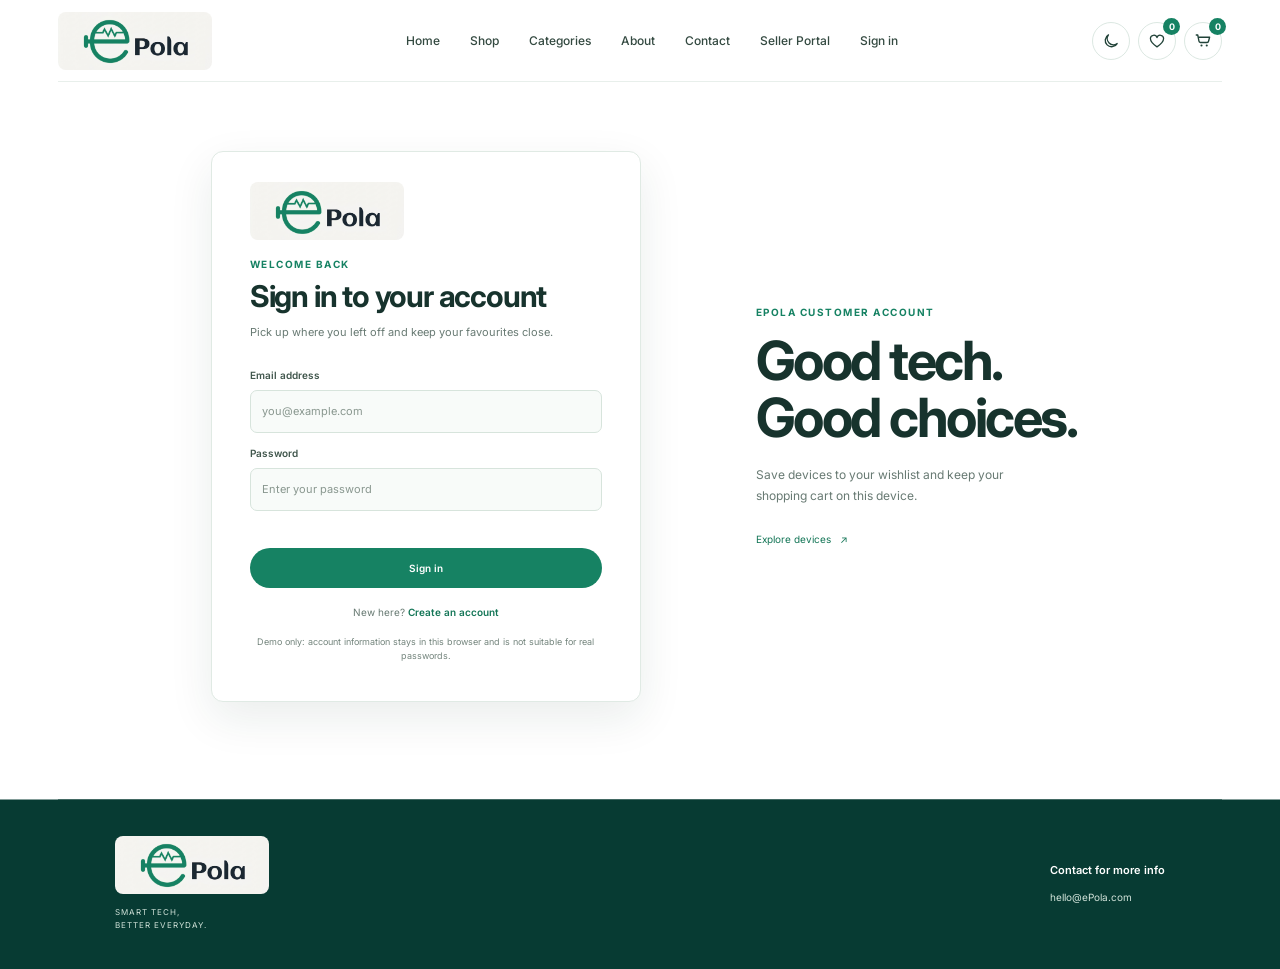
<file: login.html>
<!DOCTYPE html>
<html lang="en">
  <head>
    <meta charset="UTF-8" />
    <meta http-equiv="refresh" content="0; url=index.html#login" />
    <meta name="viewport" content="width=device-width, initial-scale=1.0" />
    <title>Sign in | ePola</title>
    <script>location.replace(new URL("index.html#login", location.href).href);</script>
  </head>
  <body><p>Opening sign in… <a href="index.html#login">Continue to ePola</a></p></body>
</html>
</file>
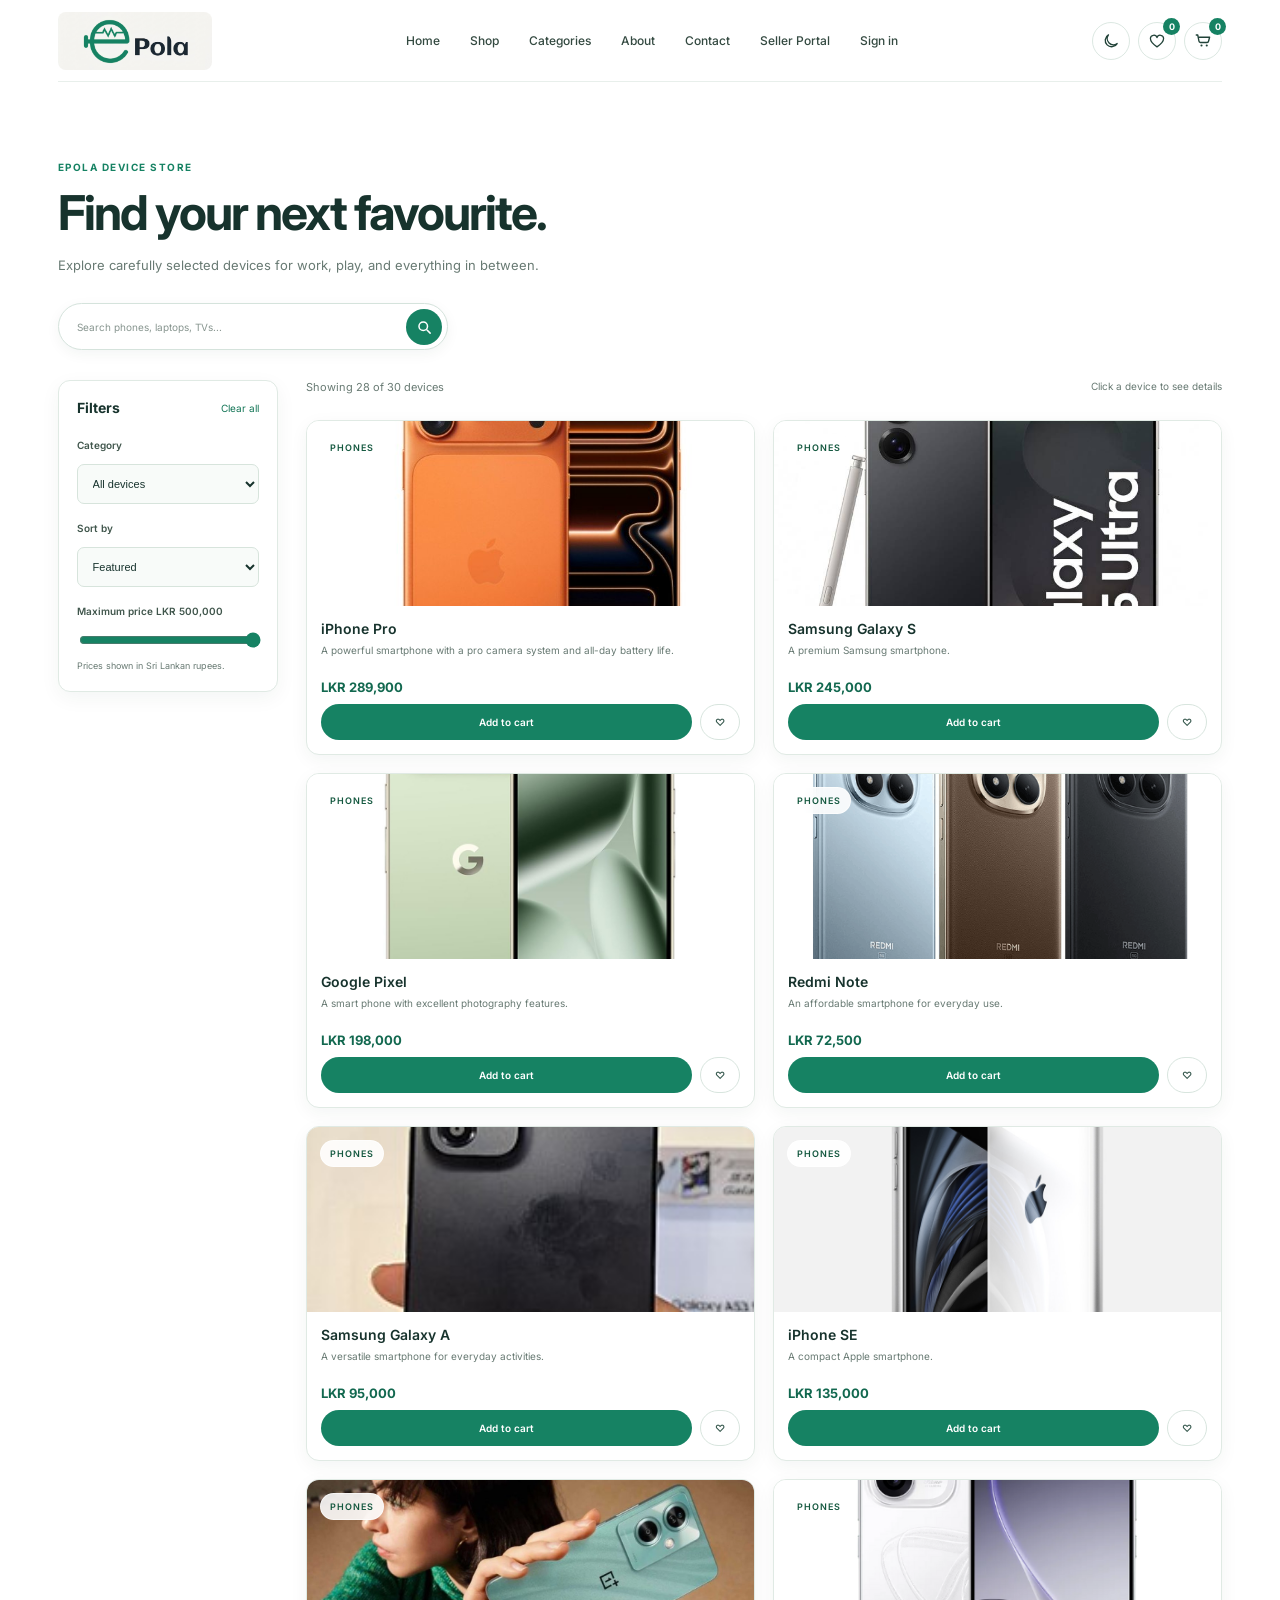
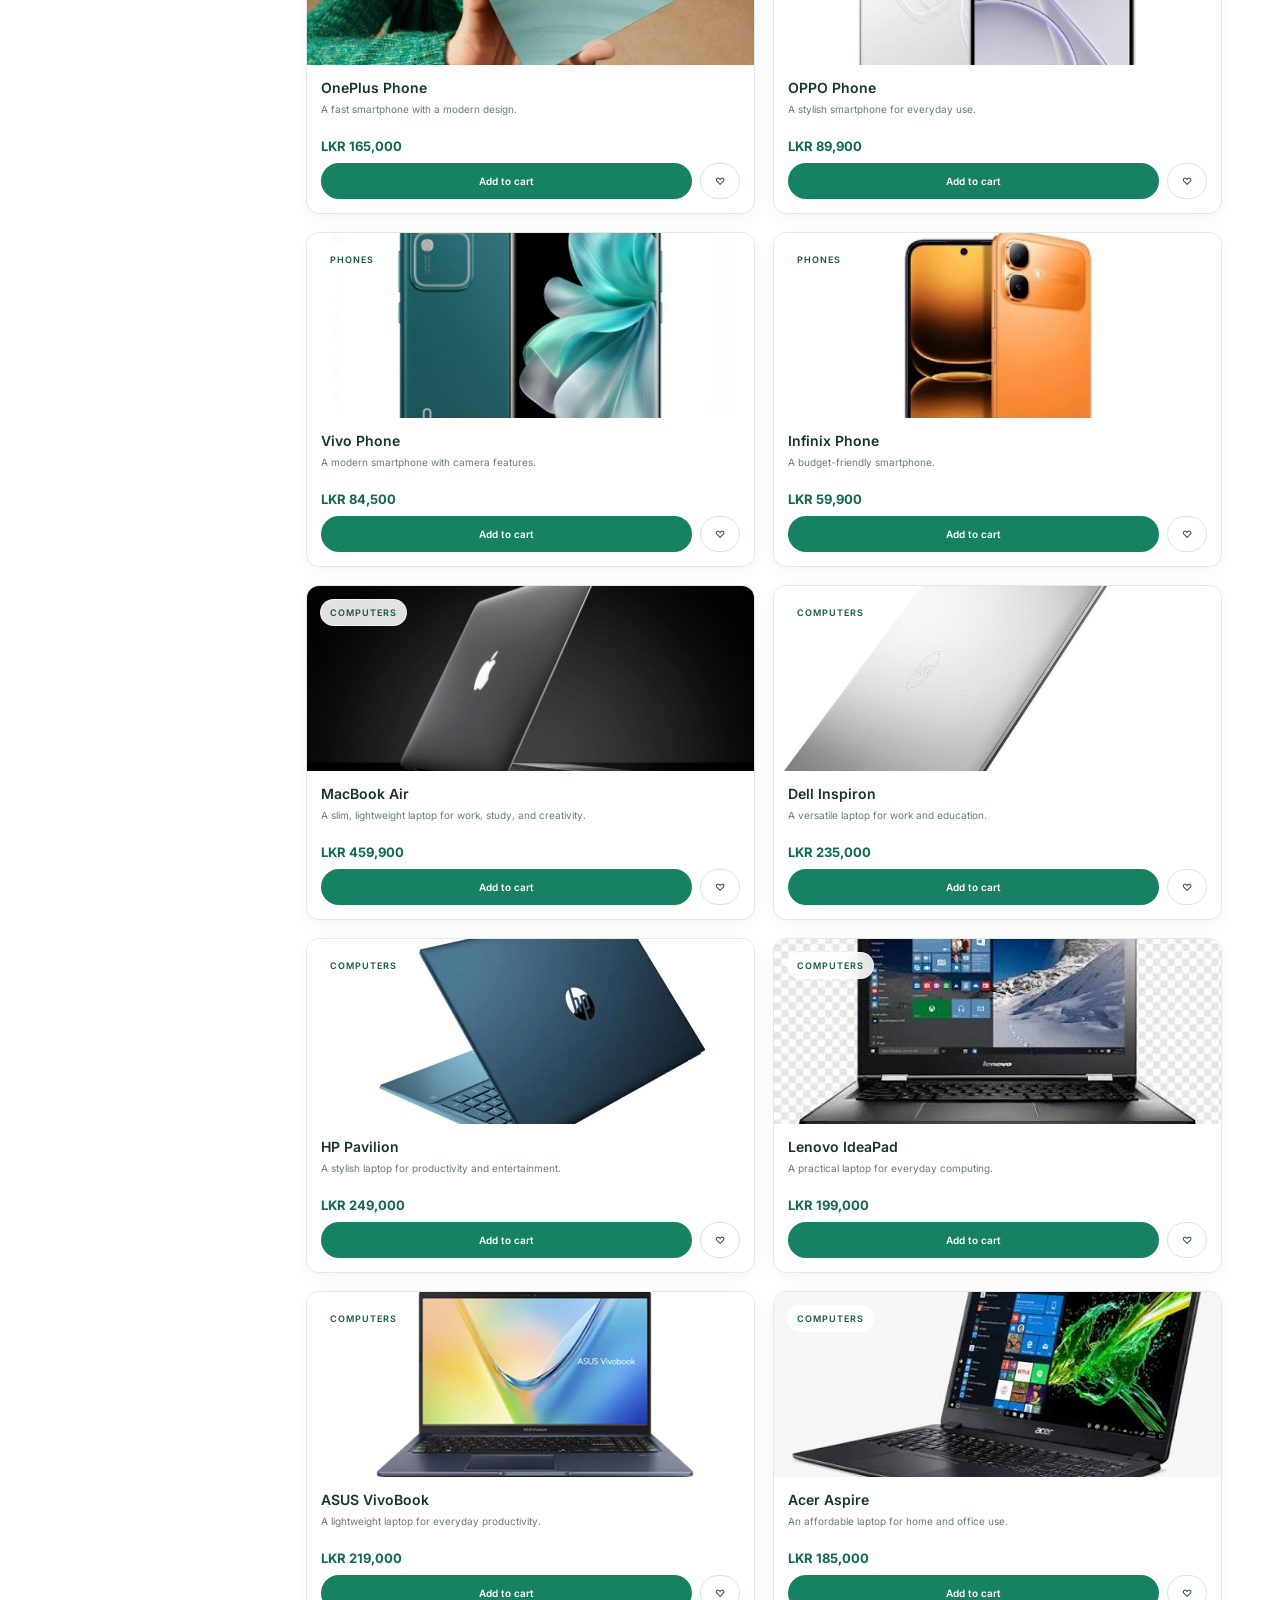
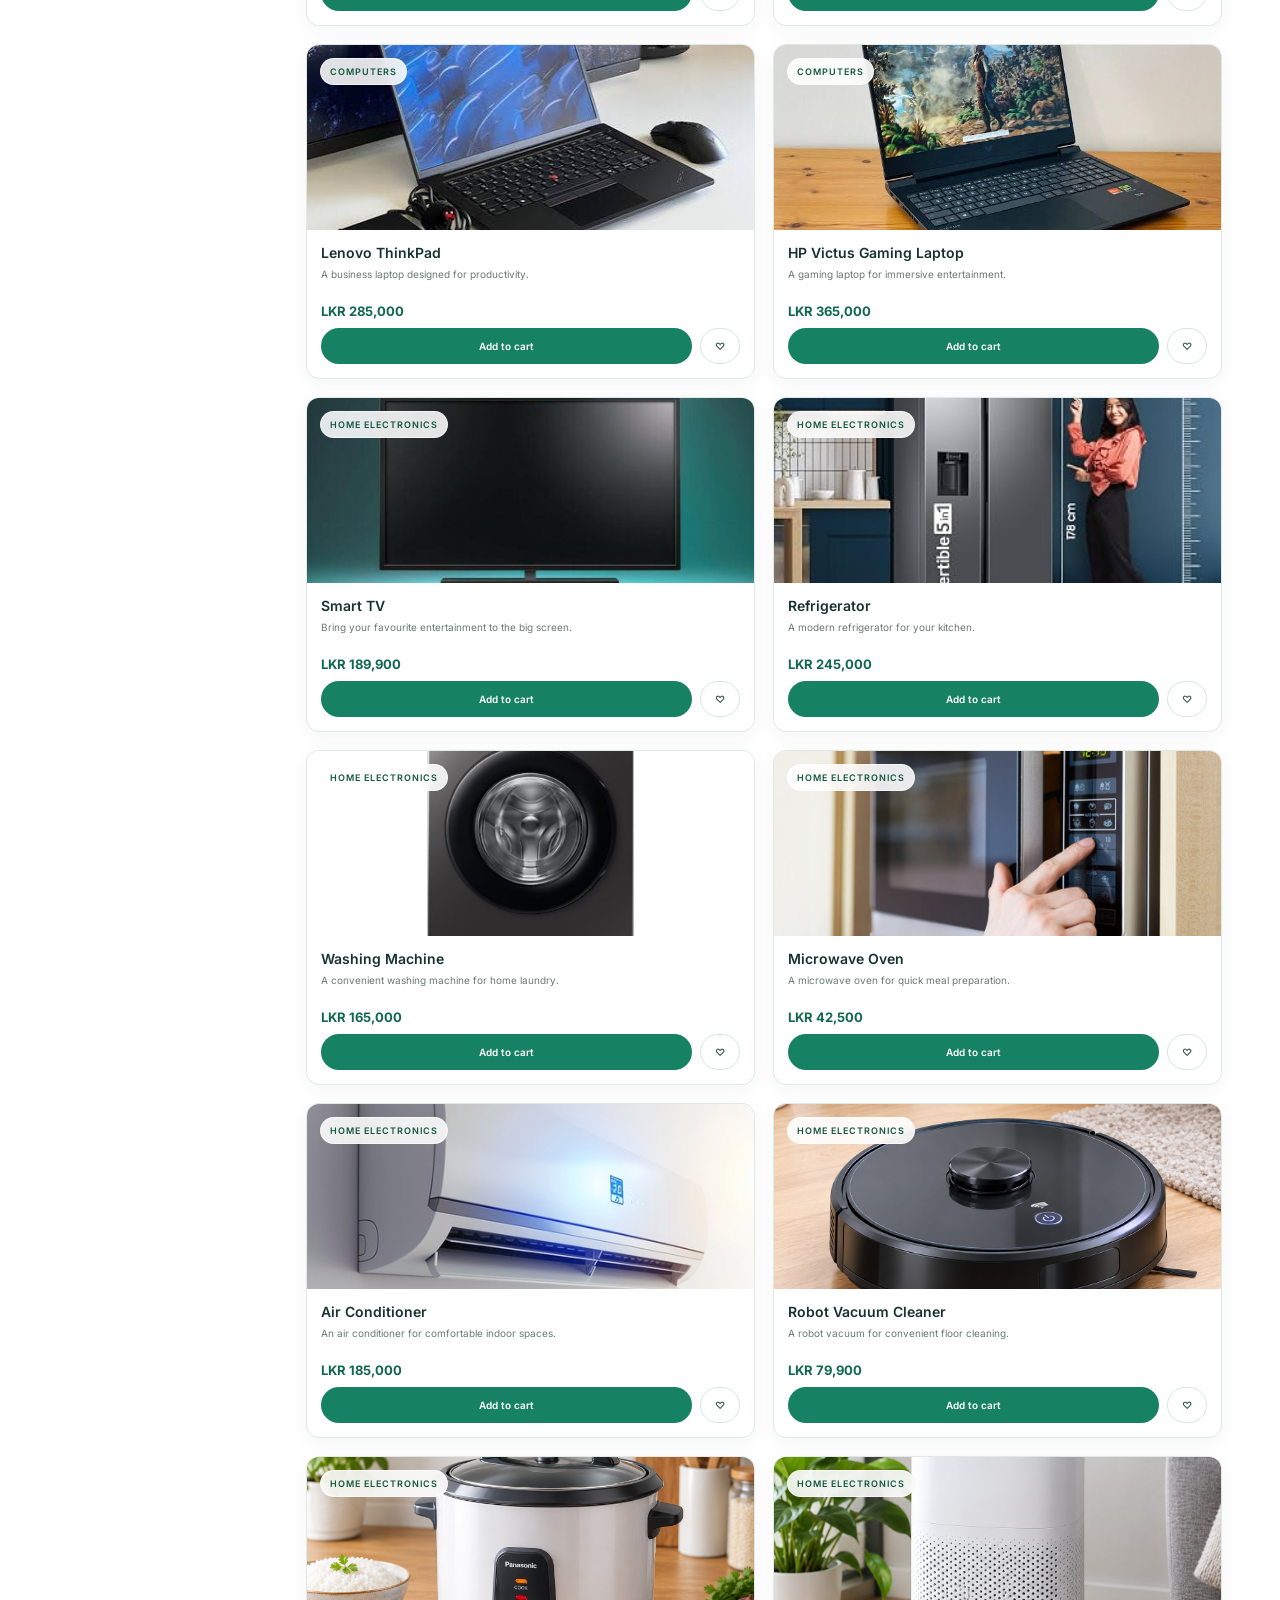
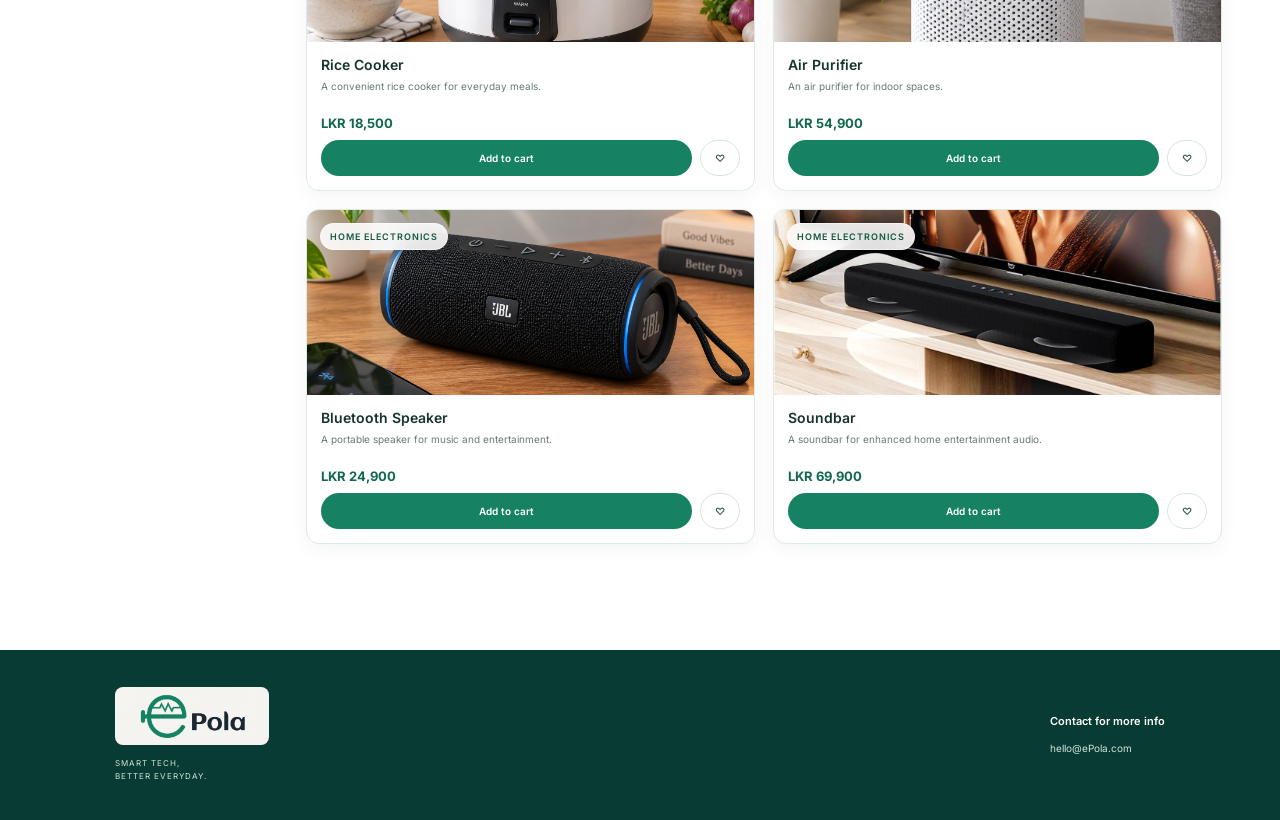
<file: product-detail.html>
<!DOCTYPE html>
<html lang="en">
  <head>
    <meta charset="UTF-8" />
    <meta name="viewport" content="width=device-width, initial-scale=1.0" />
    <title>Device details | ePola</title>
    <script>
      const destination = new URL("index.html", location.href);
      const productId = new URLSearchParams(location.search).get("id");
      destination.hash = productId ? `product/${encodeURIComponent(productId)}` : "shop";
      location.replace(destination.href);
    </script>
  </head>
  <body><p>Opening device details… <a href="index.html#shop">Continue to ePola</a></p></body>
</html>
</file>
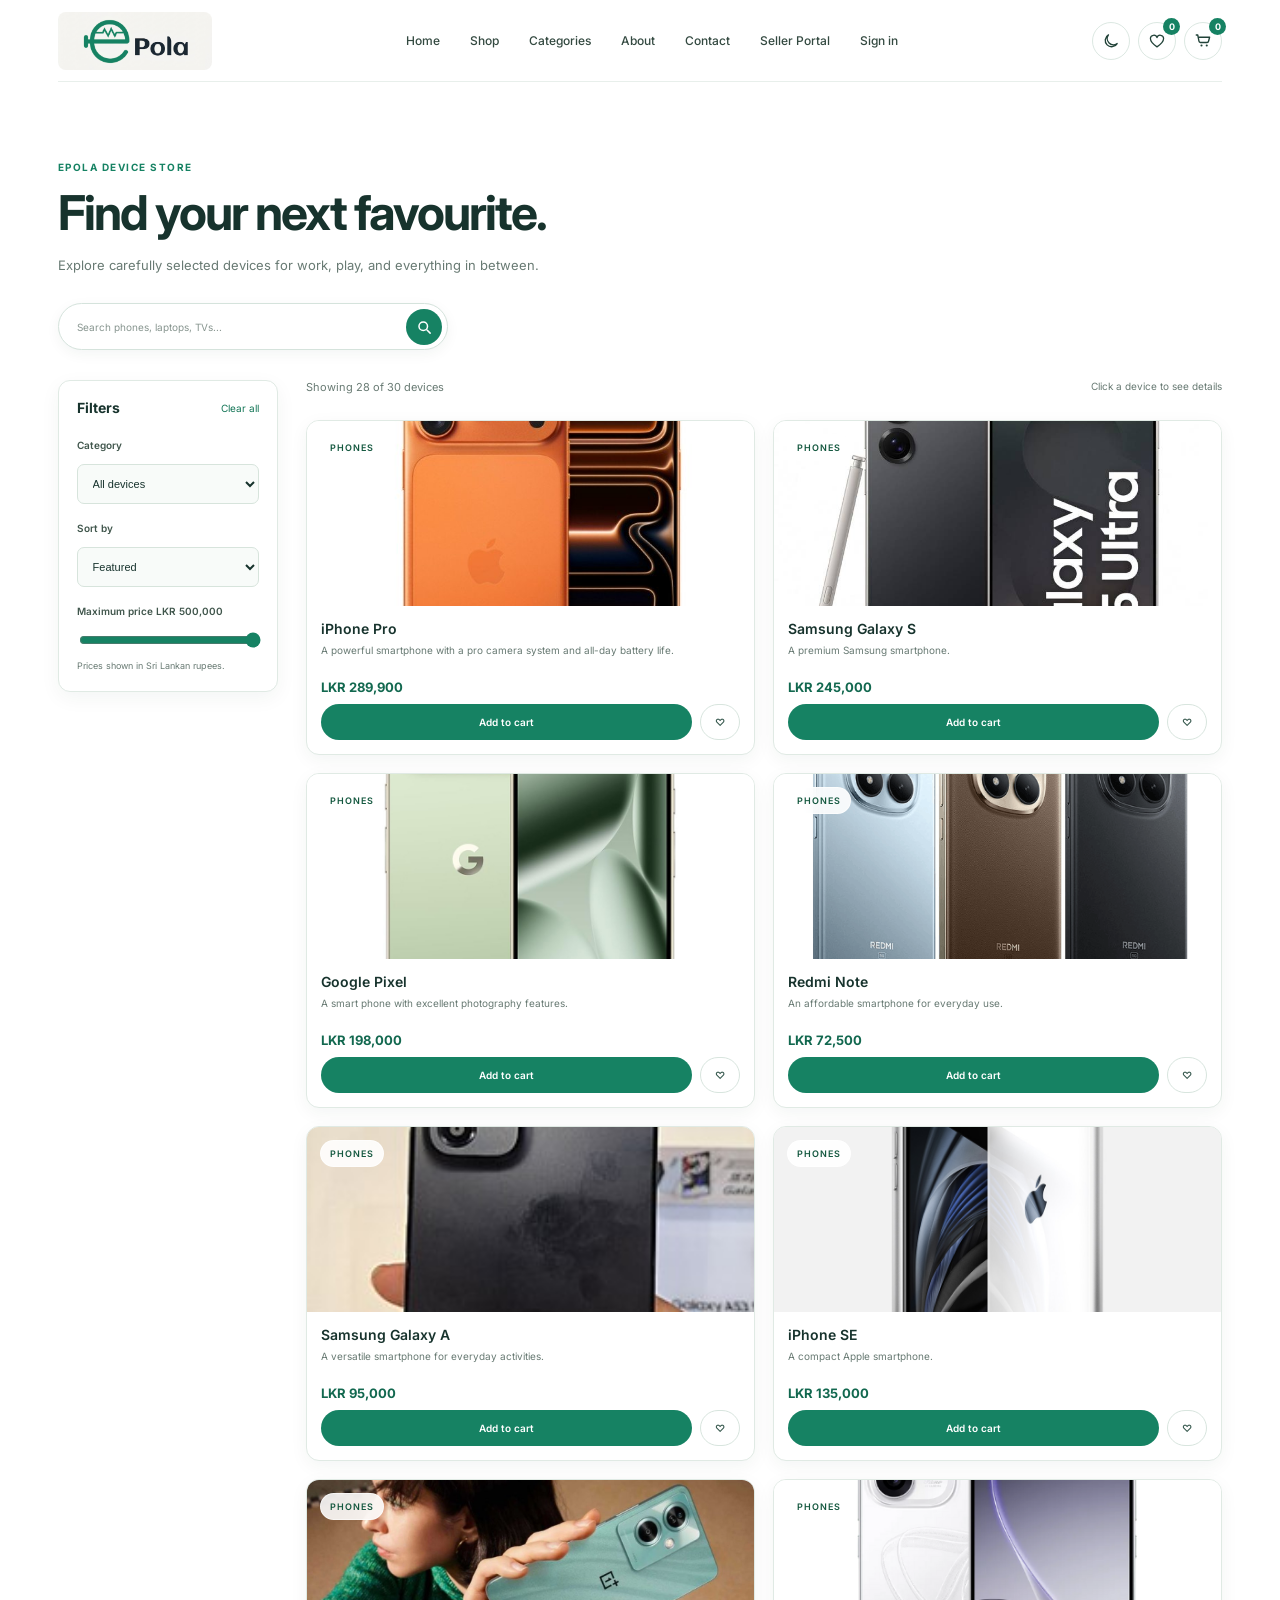
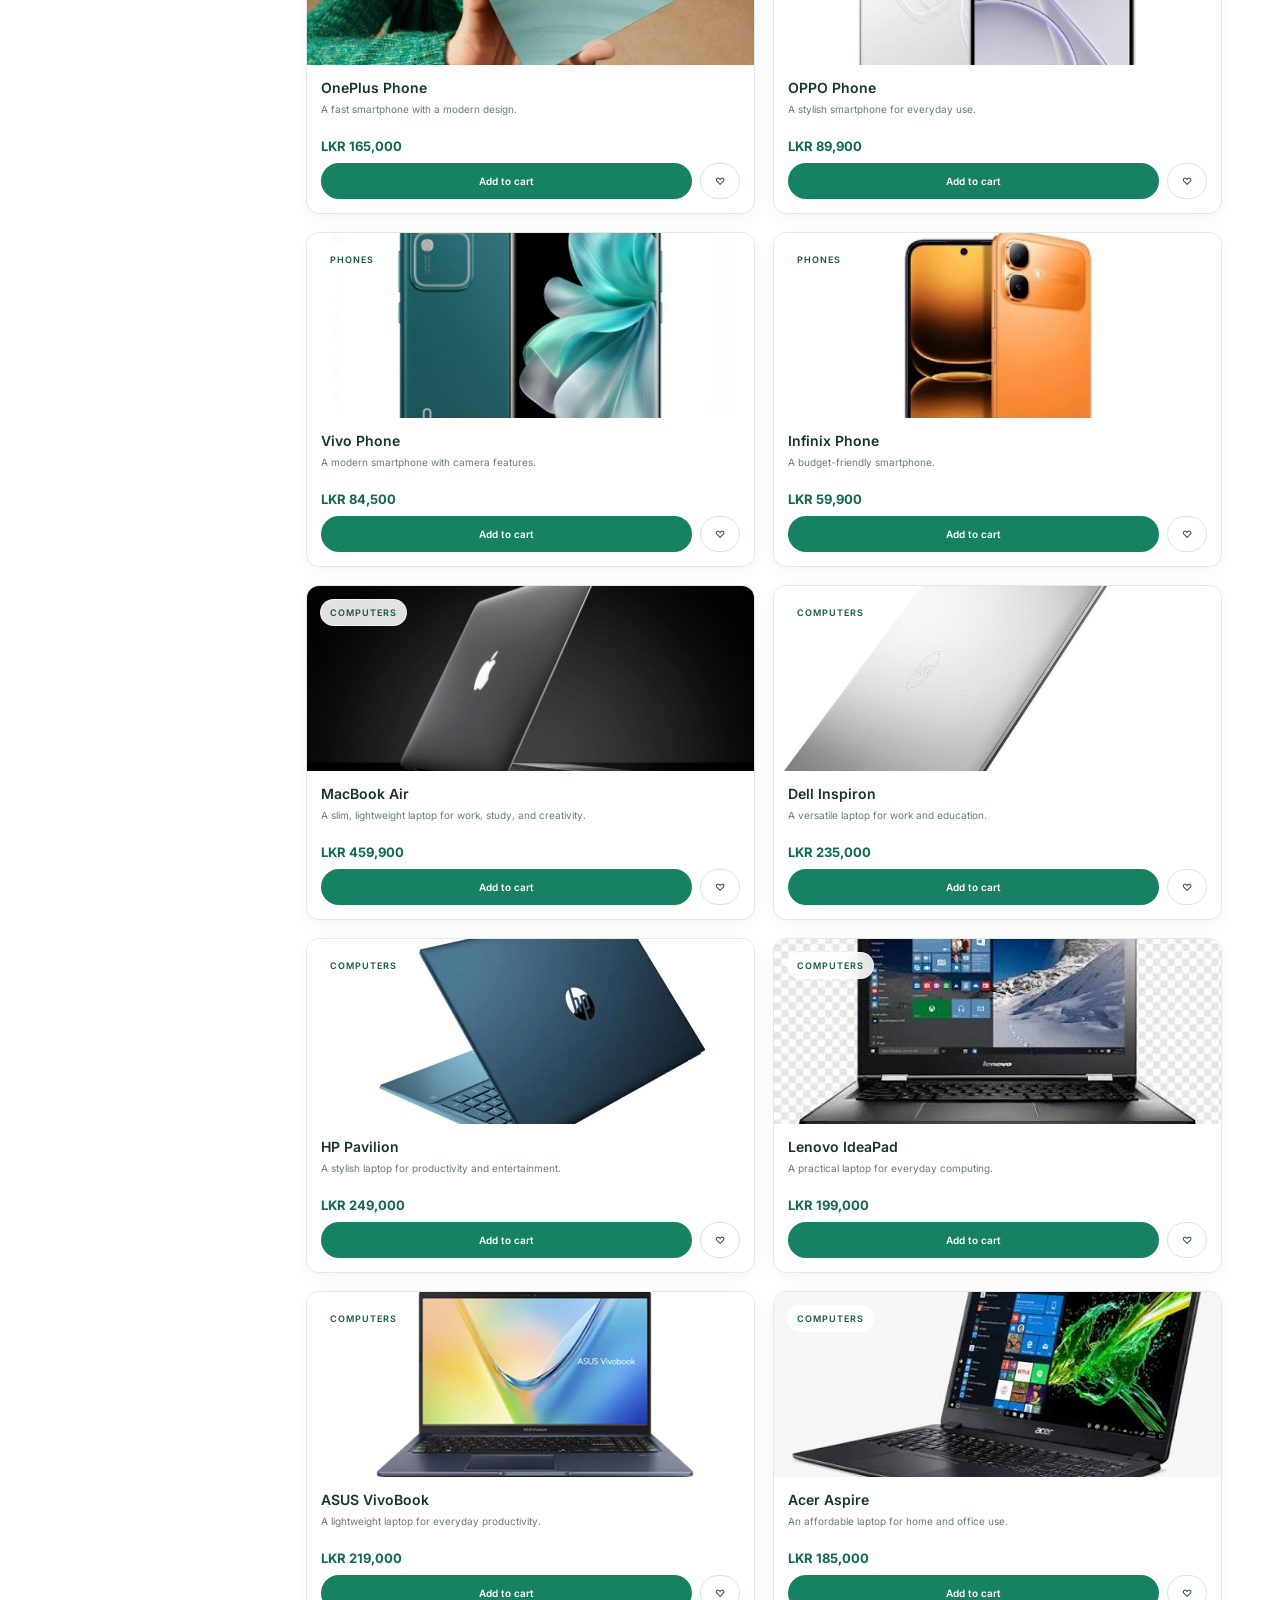
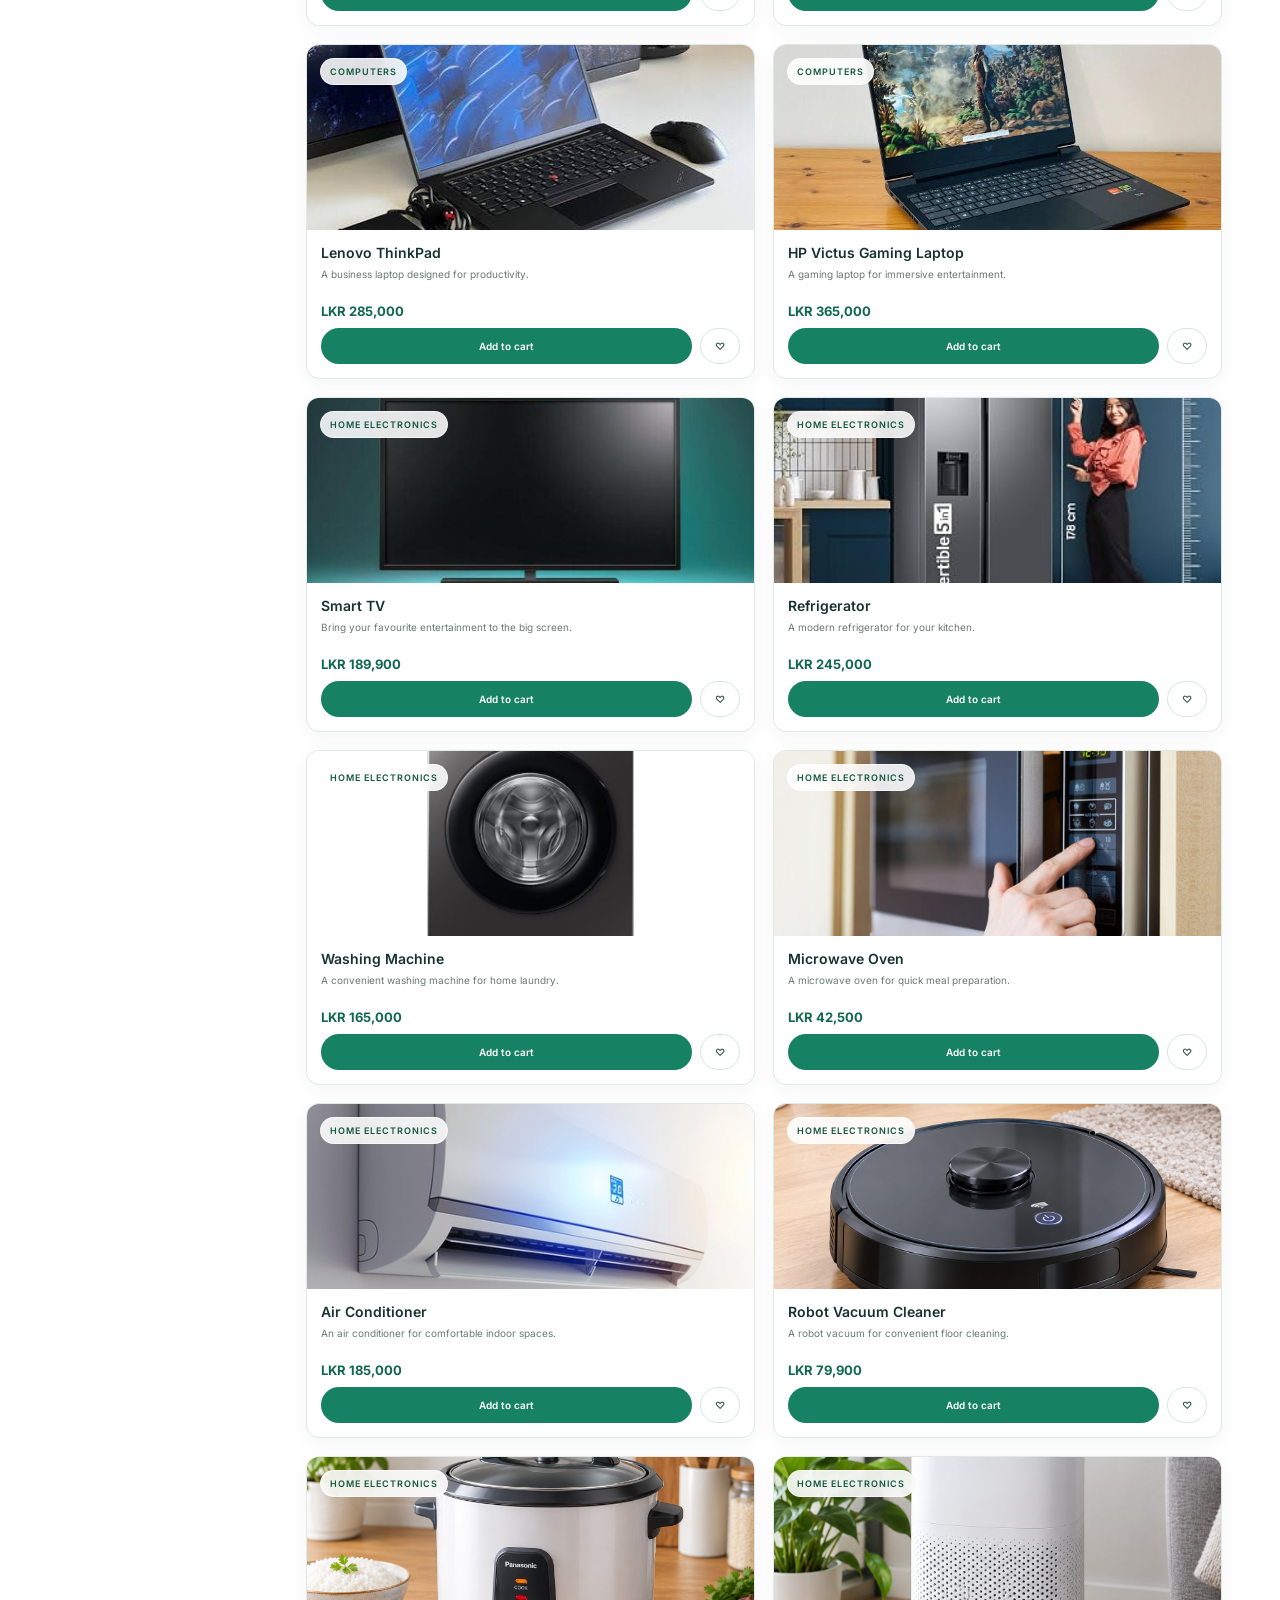
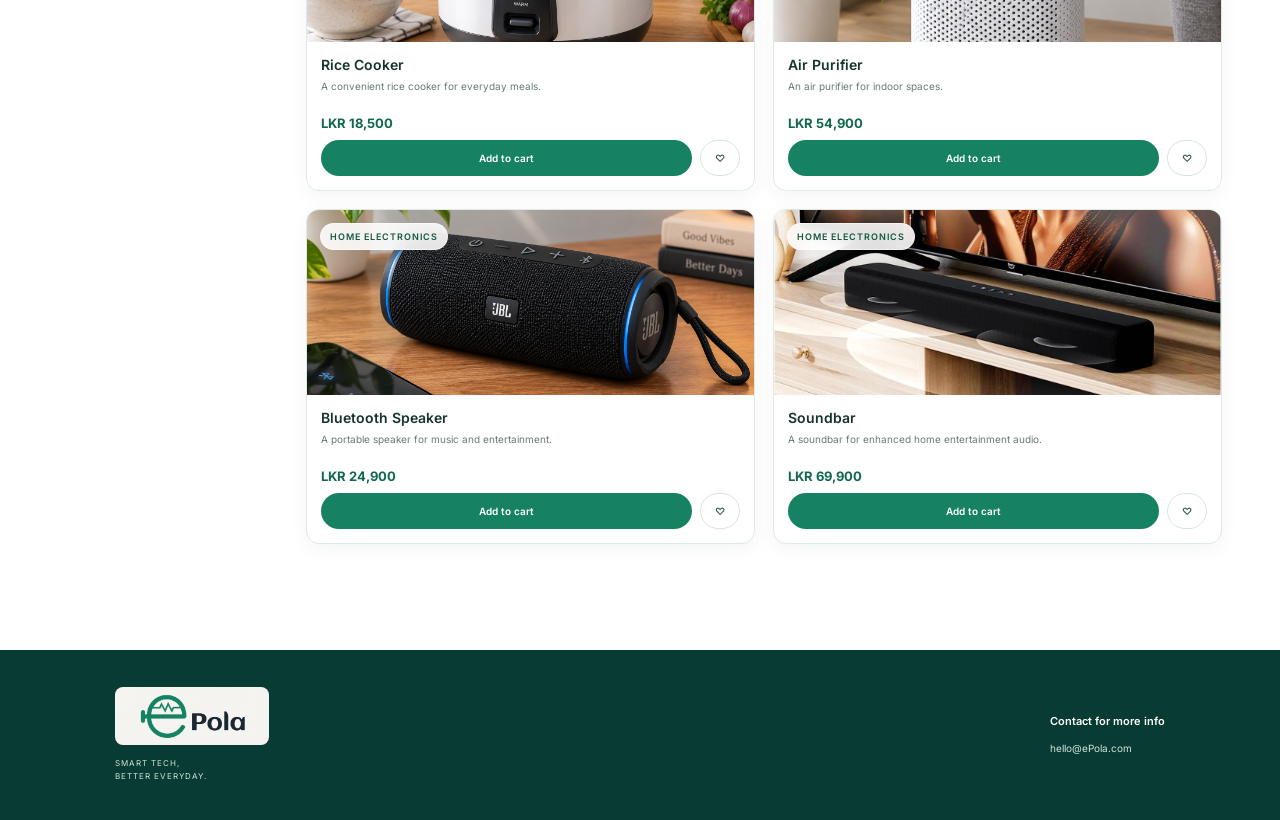
<file: products.html>
<!DOCTYPE html>
<html lang="en">
  <head>
    <meta charset="UTF-8" />
    <meta http-equiv="refresh" content="0; url=index.html#shop" />
    <meta name="viewport" content="width=device-width, initial-scale=1.0" />
    <title>Shop | ePola</title>
    <script>
      const destination = new URL("index.html", location.href);
      const query = new URLSearchParams(location.search);
      destination.hash = query.size ? `shop?${query.toString()}` : "shop";
      location.replace(destination.href);
    </script>
  </head>
  <body><p>Opening the shop… <a href="index.html#shop">Continue to ePola</a></p></body>
</html>
</file>
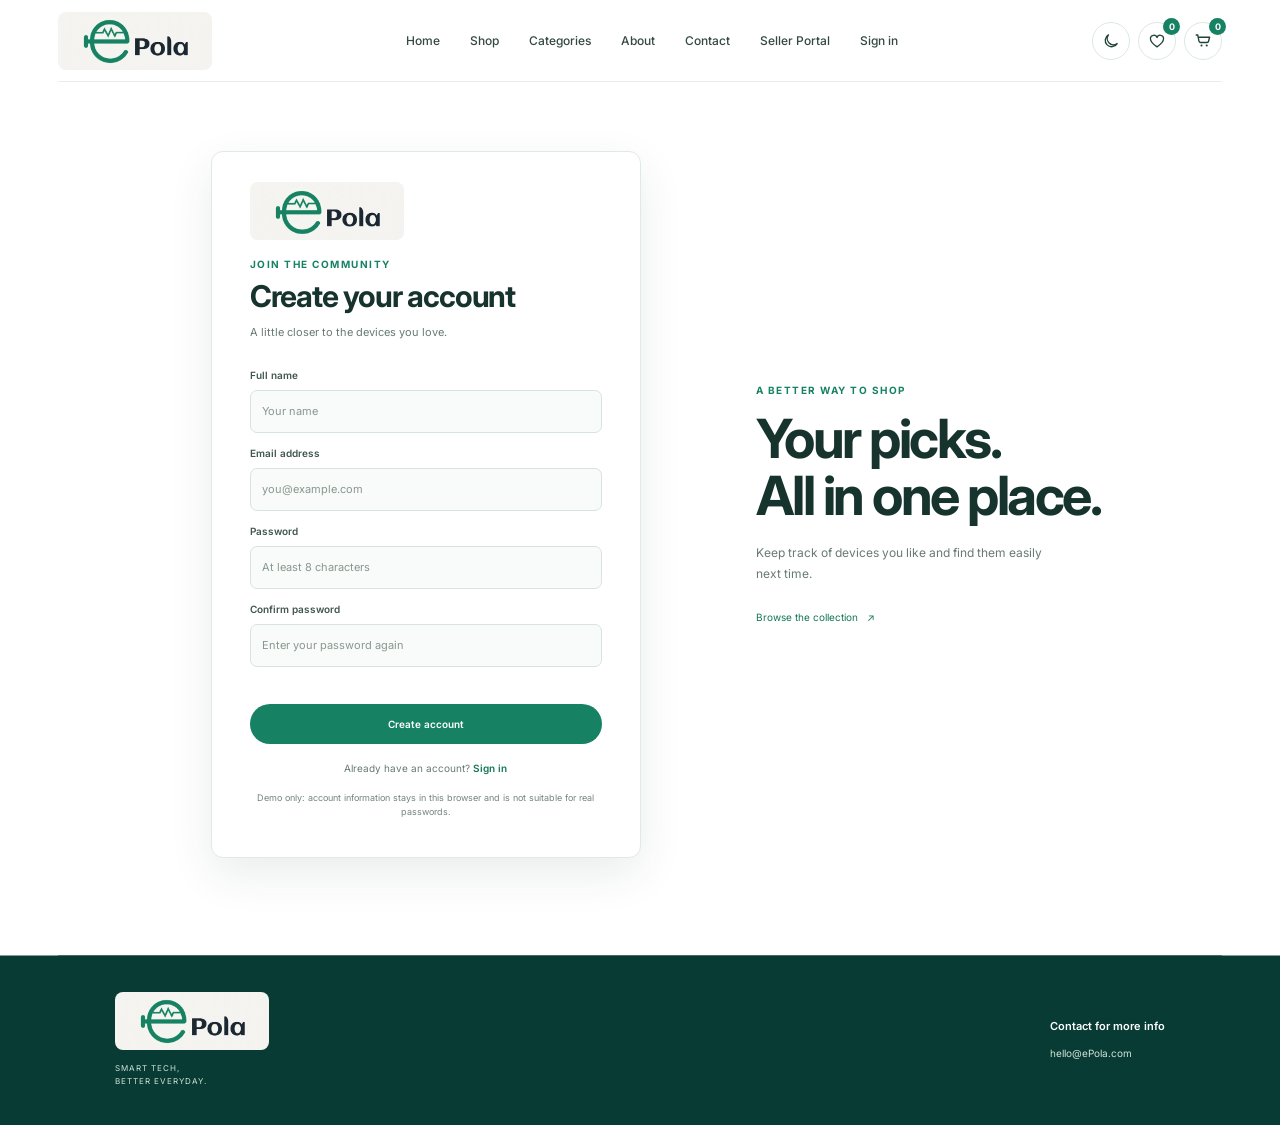
<file: register.html>
<!DOCTYPE html>
<html lang="en">
  <head>
    <meta charset="UTF-8" />
    <meta http-equiv="refresh" content="0; url=index.html#register" />
    <meta name="viewport" content="width=device-width, initial-scale=1.0" />
    <title>Create account | ePola</title>
    <script>location.replace(new URL("index.html#register", location.href).href);</script>
  </head>
  <body><p>Opening account registration… <a href="index.html#register">Continue to ePola</a></p></body>
</html>
</file>
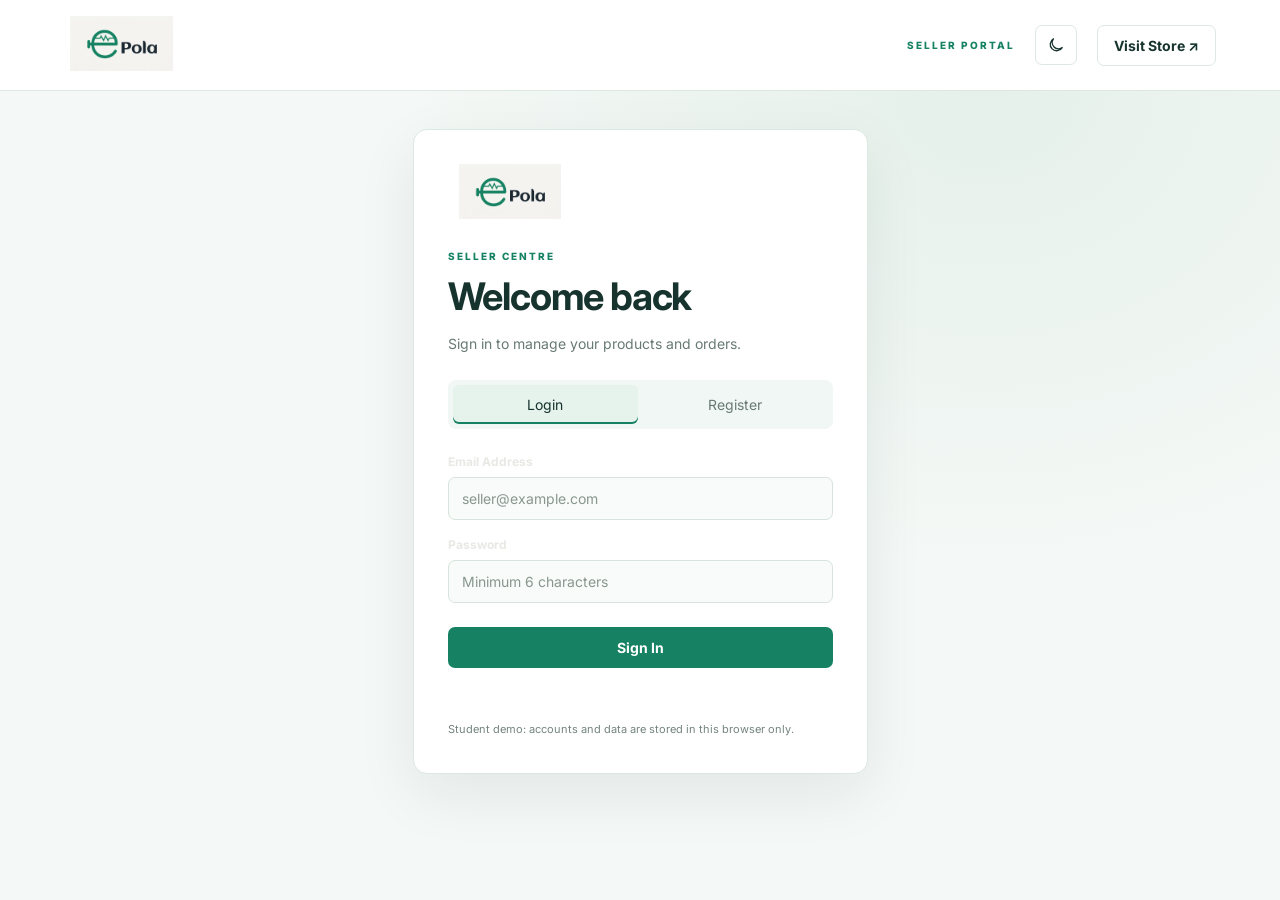
<file: seller.html>
<!DOCTYPE html>
<html lang="en">
<head>
  <meta charset="UTF-8">
  <meta name="viewport" content="width=device-width, initial-scale=1.0">
  <title>Seller Dashboard | ePola</title>
  <link rel="preconnect" href="https://fonts.googleapis.com">
  <link href="https://fonts.googleapis.com/css2?family=Inter:wght@400;500;600;700;800&display=swap" rel="stylesheet">
  <link rel="stylesheet" href="seller.css">
  <script src="seller.js" defer></script>
</head>
<body>
  <header class="topbar">
    <a href="index.html" class="brand">
      <img src="assets/images/pola-logo.png" alt="ePola logo">
    </a>
    <div class="header-right">
      <span class="seller-label">SELLER PORTAL</span>
      <button class="btn btn-outline theme-toggle" id="themeToggle" type="button" aria-label="Switch to dark mode" title="Switch to dark mode">
        <svg class="theme-icon theme-icon-light" viewBox="0 0 24 24" aria-hidden="true"><path d="M20.2 15.4A8.3 8.3 0 0 1 8.6 3.8 8.5 8.5 0 1 0 20.2 15.4Z" fill="none" stroke="currentColor" stroke-width="1.8" stroke-linecap="round" stroke-linejoin="round" /></svg>
        <svg class="theme-icon theme-icon-dark" viewBox="0 0 24 24" aria-hidden="true"><circle cx="12" cy="12" r="4" fill="none" stroke="currentColor" stroke-width="1.8" /><path d="M12 2v2m0 16v2M4.93 4.93l1.42 1.42m11.3 11.3 1.42 1.42M2 12h2m16 0h2M4.93 19.07l1.42-1.42m11.3-11.3 1.42-1.42" fill="none" stroke="currentColor" stroke-width="1.8" stroke-linecap="round" /></svg>
      </button>
      <a href="index.html" class="btn btn-outline">Visit Store ↗</a>
    </div>
  </header>

  <main class="layout">
    <section id="authView" class="auth-card">
      <div class="auth-logo">
        <img src="assets/images/pola-logo.png" alt="ePola">
      </div>
      <span class="eyebrow">SELLER CENTRE</span>
      <h1 id="authTitle">Welcome back</h1>
      <p class="muted" id="authDescription">Sign in to manage your products and orders.</p>

      <div class="auth-tabs">
        <button type="button" class="tab active" id="loginTab">Login</button>
        <button type="button" class="tab" id="registerTab">Register</button>
      </div>

      <form id="authForm">
        <div class="field" id="nameField" hidden>
          <label for="sellerName">Business / Seller Name</label>
          <input id="sellerName" name="name" placeholder="Enter your seller name">
        </div>
        <div class="field">
          <label for="sellerEmail">Email Address</label>
          <input id="sellerEmail" name="email" type="email" placeholder="seller@example.com" required>
        </div>
        <div class="field">
          <label for="sellerPassword">Password</label>
          <input id="sellerPassword" name="password" type="password" minlength="6" placeholder="Minimum 6 characters" required>
        </div>
        <button class="btn btn-primary full" id="authSubmit" type="submit">Sign In</button>
        <p id="authMessage" class="message" role="status"></p>
      </form>
      <p class="demo-note">Student demo: accounts and data are stored in this browser only.</p>
    </section>

    <section id="dashboardView" hidden>
      <div class="welcome-row">
        <div>
          <span class="eyebrow">SELLER WORKSPACE</span>
          <h1>Seller Dashboard</h1>
          <p class="muted">Manage your catalogue, inventory and customer orders.</p>
        </div>
        <button id="logoutBtn" class="btn btn-outline" type="button">Log Out</button>
      </div>

      <div class="seller-heading">
        <div class="seller-avatar" id="sellerAvatar">S</div>
        <div>
          <h2 id="dashboardSellerName">Seller</h2>
          <p id="dashboardSellerEmail" class="muted"></p>
        </div>
        <span class="status-pill">● Active Seller</span>
      </div>

      <div class="stats-grid">
        <article class="stat-card">
          <span class="stat-icon">▦</span>
          <p>Total Products</p>
          <strong id="totalProducts">0</strong>
          <small>Products in your catalogue</small>
        </article>
        <article class="stat-card">
          <span class="stat-icon orange">▤</span>
          <p>Total Stock Units</p>
          <strong id="totalStock">0</strong>
          <small>Across your products</small>
        </article>
        <article class="stat-card">
          <span class="stat-icon">↗</span>
          <p>Total Orders</p>
          <strong id="totalOrders">0</strong>
          <small>Orders containing your products</small>
        </article>
        <article class="stat-card">
          <span class="stat-icon orange">₨</span>
          <p>Order Value</p>
          <strong id="orderValue">LKR 0</strong>
          <small>Value of your listed order items</small>
        </article>
      </div>

      <nav class="dashboard-nav">
        <button class="nav-tab active" data-section="productsSection" type="button">My Products</button>
        <button class="nav-tab" data-section="ordersSection" type="button">Orders <span id="orderBadge">0</span></button>
      </nav>

      <section id="productsSection" class="panel">
        <div class="panel-heading">
          <div>
            <span class="eyebrow">CATALOGUE</span>
            <h2>Product Management</h2>
            <p class="muted">Add new products or update your existing listings.</p>
          </div>
          <button class="btn btn-primary" id="addProductBtn" type="button">+ Add Product</button>
        </div>

        <form id="productForm" class="product-form" hidden>
          <div class="form-heading">
            <h3 id="productFormTitle">Add New Product</h3>
            <button type="button" id="cancelProductBtn" class="icon-button" aria-label="Close form">✕</button>
          </div>
          <input type="hidden" id="productId">

          <div class="form-grid">
            <div class="field">
              <label for="productName">Product Name *</label>
              <input id="productName" maxlength="100" required placeholder="e.g. Wireless Headphones">
            </div>
            <div class="field">
              <label for="productCategory">Category *</label>
              <select id="productCategory" required>
                <option value="">Select category</option>
                <option>Phones</option>
                <option>Computers</option>
                <option>Home electronics</option>
                <option>Accessories</option>
                <option>Audio</option>
                <option>Other</option>
              </select>
            </div>
            <div class="field">
              <label for="productPrice">Price (LKR) *</label>
              <input id="productPrice" type="number" min="0.01" step="0.01" required placeholder="25000">
            </div>
            <div class="field">
              <label for="productStock">Stock Quantity *</label>
              <input id="productStock" type="number" min="0" step="1" required placeholder="20">
            </div>
            <div class="field full-width">
              <label for="productDescription">Product Description *</label>
              <textarea id="productDescription" maxlength="1000" rows="3" required placeholder="Describe your product..."></textarea>
            </div>
            <div class="field full-width">
              <label for="productImage">Product Image</label>
              <input id="productImage" type="file" accept="image/png,image/jpeg,image/webp">
              <small class="muted">PNG, JPG or WebP. Images are resized for this browser demo.</small>
              <img id="imagePreview" class="image-preview" alt="Product image preview" hidden>
            </div>
          </div>
          <div class="form-actions">
            <button type="button" id="cancelProductBtnBottom" class="btn btn-outline">Cancel</button>
            <button type="submit" class="btn btn-primary">Save Product</button>
          </div>
          <p id="productMessage" class="message" role="status"></p>
        </form>

        <div class="table-toolbar">
          <input id="productSearch" type="search" placeholder="Search your products...">
          <select id="categoryFilter" aria-label="Filter by category">
            <option value="">All categories</option>
            <option>Phones</option>
            <option>Computers</option>
            <option>Home electronics</option>
            <option>Accessories</option>
            <option>Audio</option>
            <option>Other</option>
          </select>
        </div>

        <div id="productList" class="product-list"></div>
      </section>

      <section id="ordersSection" class="panel" hidden>
        <div class="panel-heading">
          <div>
            <span class="eyebrow">SALES</span>
            <h2>Customer Orders</h2>
            <p class="muted">Review orders that contain your products.</p>
          </div>
          <button type="button" class="btn btn-outline" id="refreshOrdersBtn">↻ Refresh</button>
        </div>
        <div id="ordersList" class="orders-list"></div>
      </section>

      <footer class="dashboard-footer">
        <img src="assets/images/pola-logo.png" alt="ePola">
        <span>SMART TECH, BETTER EVERYDAY.</span>
        <a href="index.html">Back to Store ↗</a>
      </footer>
    </section>
  </main>
</body>
</html>
</file>
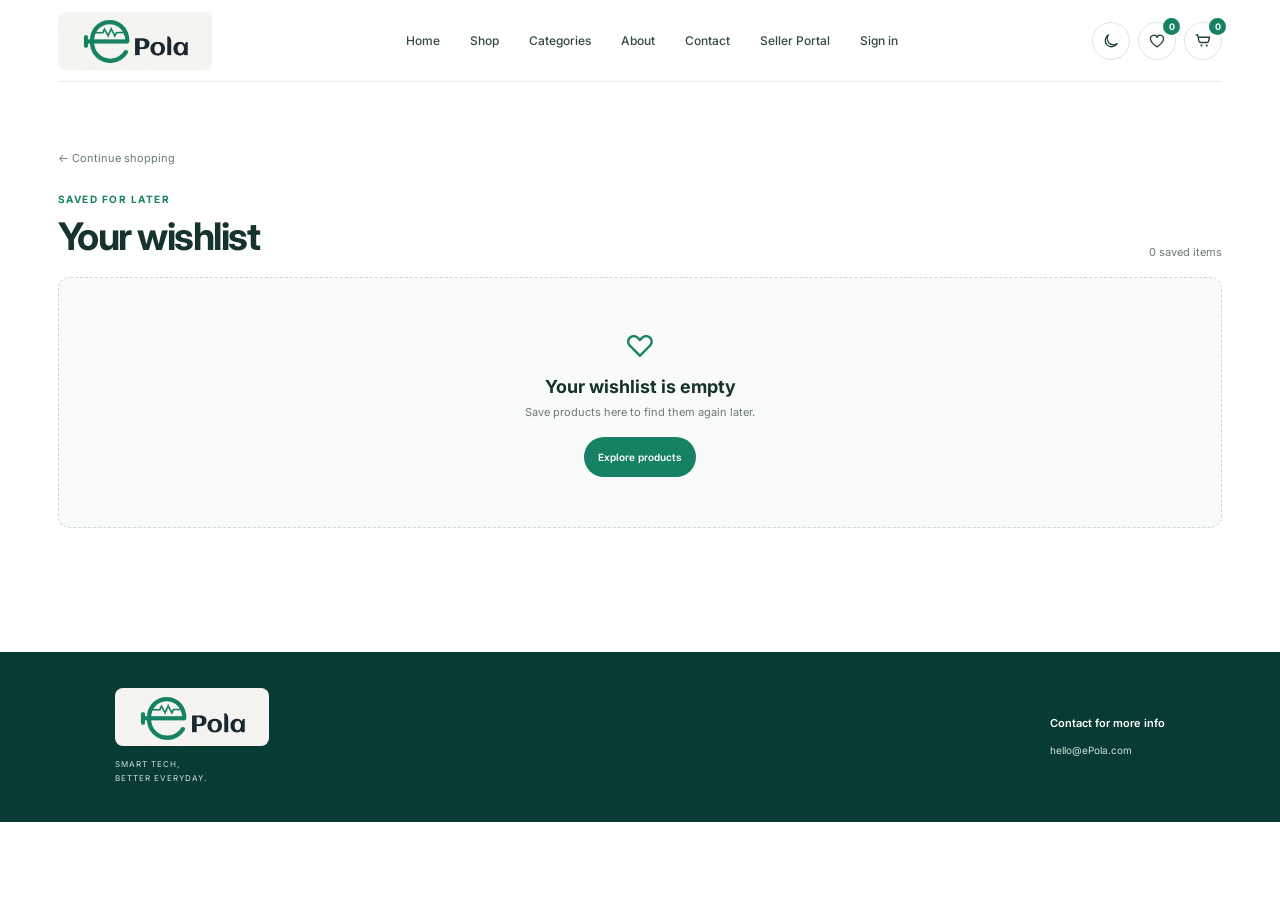
<file: wishlist.html>
<!DOCTYPE html>
<html lang="en">
  <head>
    <meta charset="UTF-8" />
    <meta http-equiv="refresh" content="0; url=index.html#wishlist" />
    <meta name="viewport" content="width=device-width, initial-scale=1.0" />
    <title>Your wishlist | ePola</title>
    <script>location.replace(new URL("index.html#wishlist", location.href).href);</script>
  </head>
  <body><p>Opening your wishlist… <a href="index.html#wishlist">Continue to ePola</a></p></body>
</html>
</file>
<file: style.css>
:root {

  color-scheme: dark;
  font-family: "Inter", sans-serif;
  color: #f5f5f4;
  background: #231f20;
  font-synthesis: none;
  text-rendering: optimizeLegibility;
  -webkit-font-smoothing: antialiased;
  -moz-osx-font-smoothing: grayscale;
  font-optical-sizing: auto;
  font-weight: 400;

  --bg-page: #2a2a2a;
  --bg-shell: #0b0b0b;
  --panel: #111111;
  --surface: #1b1b1b;
  --surface-soft: #191919;
  --text: #f5f3f0;
  --muted: rgba(255, 255, 255, 0.7);
  --line: rgba(255, 255, 255, 0.08);
  --green: #8adf84;
  --green-deep: #55b874;
  --orange: #f07a2d;
  --orange-deep: #cd4d0d;
  --stone: #262626;
  --stone-dark: #171717;
  --shadow: rgba(0, 0, 0, 0.35);

  --accent: #78b82a;

}

* {
  box-sizing: border-box;
  accent-color: var(--accent);
}

::selection {
  color: #fff;
  background: var(--accent);
}

:focus-visible {
  outline: 2px solid var(--accent);
  outline-offset: 3px;
}

html {

  min-width: 320px;

  scroll-behavior: smooth;
}

body {
  margin: 0;
  min-height: 100vh;

  background:
    radial-gradient(ellipse at 77% 17%, rgb(52 49 46 / 22%), transparent 36rem),
    #090a0b;
  color: var(--text);
  font-family: "Inter", sans-serif;
}

img,
svg {
  display: block;
  max-width: 100%;

}

a {
  color: inherit;
  text-decoration: none;
}

button,
input {
  font: inherit;
}


button {
  cursor: pointer;
}

.page-shell {
  width: min(1160px, calc(100vw - 56px));
  min-height: 780px;
  background: var(--bg-shell);
  padding: 18px 32px 0;
  margin-inline: auto;
  overflow: hidden;
  box-shadow: 0 15px 30px rgba(0, 0, 0, 0.28);
  border: 1px solid rgba(255, 255, 255, 0.03);
}

.container {
  width: min(100%, 1100px);
  margin-inline: auto;
}

.topbar {
  min-height: 94px;
  display: flex;
  align-items: center;
  justify-content: space-between;
  gap: 20px;
  padding: 8px 10px 18px;
  border-bottom: 1px solid rgb(255 255 255 / 9%);
}


.brand {
  width: 180px;
  height: 72px;
  display: block;
  flex: 0 0 auto;
  overflow: hidden;
}

.brand img {
  width: 100%;
  height: 100%;
  display: block;
  object-fit: cover;
  object-position: center;
}

.main-nav,
.footer-links {
  display: flex;
  align-items: center;
  gap: 28px;
}

.main-nav a,
.footer-links a {
  color: #c0c0c1;
  font-size: 12px;
  transition: color 160ms ease;
}

.main-nav a:hover,
.footer-links a:hover {
  color: var(--accent);
}

.cart-button {
  width: 40px;
  height: 40px;
  display: grid;
  place-items: center;
  border: 1px solid rgb(255 255 255 / 17%);
  border-radius: 8px;
  color: var(--text);
  background: transparent;
}

.cart-button svg {
  width: 20px;
  height: 20px;
}

.header-actions {
  display: flex;
  align-items: center;
  gap: 10px;
}

.icon-link {
  min-width: 40px;
  height: 40px;
  position: relative;
  display: inline-grid;
  place-items: center;
  border: 1px solid rgb(255 255 255 / 17%);
  border-radius: 999px;
}

.icon-link svg {
  width: 18px;
  height: 18px;
}

.item-count {
  min-width: 17px;
  height: 17px;
  position: absolute;
  top: -5px;
  right: -5px;
  display: grid;
  place-items: center;
  padding-inline: 4px;
  border-radius: 999px;
  color: #17200f;
  background: var(--accent);
  font-size: 9px;
  font-weight: 700;
}

.main-content {
  padding-top: 23px;
}

.hero {
  min-height: 430px;
  display: grid;
  grid-template-columns: 1.1fr 0.9fr;
  align-items: center;
  gap: 18px;
  position: relative;
}

.hero-copy {
  position: relative;
  z-index: 1;
  padding: 36px 0 52px;
}

.eyebrow {
  display: block;
  margin-bottom: 17px;
  color: var(--accent);
  font-size: 10px;
  font-weight: 700;
  letter-spacing: 2px;
  text-transform: uppercase;
}

.hero h1 {
  margin: 0;
  font-size: clamp(36px, 5.1vw, 62px);
  font-weight: 800;
  letter-spacing: -3px;
  line-height: 1.04;
}

.hero-copy p {
  margin: 20px 0 25px;
  color: var(--muted);
  font-size: 13px;
  line-height: 1.8;
}

.hero-copy .welcome-message:not([hidden]) {
  width: fit-content;
  margin: 0 0 14px;
  padding: 9px 12px;
  border: 1px solid rgb(120 184 42 / 30%);
  border-radius: 4px;
  color: #d7f0b7;
  background: rgb(120 184 42 / 9%);
  font-size: 10px;
}

.search-bar {
  width: min(390px, 100%);
  height: 47px;
  display: flex;
  align-items: center;
  padding: 4px 5px 4px 16px;
  border: 1px solid rgb(255 255 255 / 18%);
  border-radius: 4px;
  background: rgb(255 255 255 / 4%);
}

.search-bar input {
  width: 100%;
  min-width: 0;
  border: 0;
  outline: 0;
  color: #fff;
  background: transparent;
  font-size: 10px;
  letter-spacing: 1px;
}

.search-bar input::placeholder {
  color: #a4a5a7;
}

.search-bar button {
  width: 36px;
  height: 36px;
  display: grid;
  flex: 0 0 auto;
  place-items: center;
  border: 0;
  border-radius: 3px;
  color: #111;
  background: var(--accent);
  cursor: pointer;
}

.search-bar button svg {
  width: 18px;
  height: 18px;
}

/* CSS phone illustration */
.hero-visual {
  position: relative;
  min-height: 400px;
  display: flex;
  align-items: end;
  justify-content: center;
  overflow: hidden;
}

.hero-glow {
  position: absolute;
  inset: 18% 12% 8%;
  border-radius: 50%;
  background: rgb(120 184 42 / 13%);
  filter: blur(75px);
}

.phone-wrap {
  position: relative;
  width: 350px;
  max-width: 100%;
  height: 330px;
  display: flex;
  align-items: end;
  justify-content: center;
}

.phone-shadow {
  position: absolute;
  left: 22%;
  right: 22%;
  bottom: 18px;
  height: 36px;
  background: radial-gradient(
    ellipse at center,
    rgb(0 0 0 / 80%),
    transparent
  );
  filter: blur(12px);
}

.phone {
  position: relative;
  width: 190px;
  height: 292px;
  flex-shrink: 0;
  border-radius: 26px;
  background: linear-gradient(
    145deg,
    #f89a5f,
    #ef6b1f 25%,
    #ba4411 56%,
    #f28d47 75%,
    #d95a1e
  );
  border: 3px solid rgb(19 15 14 / 70%);
  box-shadow:
    inset -18px -12px 26px rgb(97 28 5 / 38%),
    inset 10px 10px 20px rgb(255 206 140 / 50%),
    0 20px 30px rgb(0 0 0 / 35%);
  transform: rotate(13deg);
}

.phone::before {
  content: "";
  position: absolute;
  inset: 8px 10px;
  border-radius: 18px;
  background: linear-gradient(
    180deg,
    rgb(255 224 180 / 45%),
    rgb(255 120 35 / 10%)
  );
  border: 1px solid rgb(48 16 4 / 20%);
}

.phone::after {
  content: "";
  position: absolute;
  inset: 16px 17px;
  border-radius: 18px;
  background: linear-gradient(
    180deg,
    rgb(255 162 64 / 30%),
    rgb(255 88 0 / 10%)
  );
  box-shadow: inset 0 0 22px rgb(255 225 182 / 45%);
}

.camera {
  position: absolute;
  width: 14px;
  height: 14px;
  border-radius: 50%;
  background: radial-gradient(circle at 35% 35%, #333, #050505 70%);
  box-shadow: 0 0 0 2px rgb(0 0 0 / 45%);
  z-index: 2;
}

.camera-left {
  left: 20px;
  top: 34px;
}

.camera-right {
  right: 20px;
  top: 34px;
}

.camera-bottom {
  left: 50%;
  bottom: 26px;
  width: 12px;
  height: 12px;
  transform: translateX(-50%);
}

.screen-glow {
  position: absolute;
  inset: 54px 24px 58px;
  border-radius: 14px;
  background: rgb(255 195 128 / 15%);
  z-index: 1;
}

.rock {
  position: absolute;
  bottom: -8px;
  border-radius: 14px;
  background: linear-gradient(135deg, #111, #2a2a2a 35%, #0b0b0b);
  box-shadow: inset 0 0 0 1px rgb(255 255 255 / 6%);
}

.rock-one {
  left: 8%;
  width: 170px;
  height: 90px;
  transform: skewX(-12deg) rotate(-6deg);
}

.rock-two {
  left: 32%;
  width: 130px;
  height: 78px;
  background: linear-gradient(135deg, #1c1c1c, #363636 55%, #1b1b1b);
  transform: skewX(-18deg) rotate(4deg);
}

.rock-three {
  right: 5%;
  width: 120px;
  height: 70px;
  transform: skewX(10deg) rotate(4deg);
  background: linear-gradient(135deg, #1a1a1a, #313131 50%, #111);
}

.categories {
  padding: 22px 0 60px;
}

.products-section {
  padding: 0 0 64px;
}

.about-section {
  display: grid;
  grid-template-columns: minmax(0, 1.15fr) minmax(280px, 0.85fr);
  align-items: center;
  gap: clamp(28px, 6vw, 74px);
  padding: 44px clamp(22px, 5vw, 58px);
  border: 1px solid rgb(255 255 255 / 9%);
  border-radius: 6px;
  background: linear-gradient(135deg, rgb(120 184 42 / 9%), rgb(255 255 255 / 2%) 55%);
}

.about-copy h2,
.contact-section h2 {
  margin: 0;
  font-size: clamp(25px, 3.5vw, 37px);
  letter-spacing: -1.4px;
  line-height: 1.15;
}

.about-copy p,
.contact-section > div:first-child p {
  max-width: 570px;
  margin: 15px 0 22px;
  color: var(--muted);
  font-size: 12px;
  line-height: 1.8;
}

.about-points {
  display: grid;
  grid-template-columns: repeat(2, minmax(0, 1fr));
  gap: 14px;
}

.about-point {
  min-height: 130px;
  padding: 16px;
  border: 1px solid rgb(255 255 255 / 10%);
  border-radius: 5px;
  background: rgb(0 0 0 / 17%);
}

.about-point > span,
.contact-label {
  color: var(--accent);
  font-size: 9px;
  font-weight: 700;
  letter-spacing: 1.2px;
  text-transform: uppercase;
}

.about-point h3 {
  margin: 13px 0 7px;
  font-size: 13px;
}

.about-point p {
  margin: 0;
  color: var(--muted);
  font-size: 10px;
  line-height: 1.7;
}

.about-points .demo-notice {
  grid-column: 1 / -1;
  margin: 0;
}

.contact-section {
  display: grid;
  grid-template-columns: minmax(0, 1.2fr) minmax(250px, 0.8fr);
  align-items: center;
  gap: 30px;
  margin: 28px 0 60px;
  padding: clamp(24px, 4vw, 42px);
  border: 1px solid rgb(255 255 255 / 9%);
  border-radius: 6px;
  background: rgb(255 255 255 / 3%);
}

.contact-card {
  display: grid;
  justify-items: start;
  gap: 13px;
}

.contact-email {
  font-size: clamp(17px, 2.5vw, 22px);
  font-weight: 600;
}

.contact-email:hover {
  color: var(--accent);
}

.footer {
  scroll-margin-top: 24px;
}

.storage-note {
  color: var(--muted);
  font-size: 11px;
  line-height: 1.6;
}

.product-grid {
  display: grid;
  grid-template-columns: repeat(3, minmax(0, 1fr));
  gap: 16px;
}

.product-card {
  overflow: hidden;
  border: 1px solid rgb(255 255 255 / 10%);
  border-radius: 6px;
  background: rgb(255 255 255 / 3%);
}

.product-image {
  height: 215px;
  position: relative;
  display: block;
  overflow: hidden;
  background: #171718;
}

.product-image img {
  width: 100%;
  height: 100%;
  display: block;
  object-fit: cover;
  transition: transform 300ms ease;
}

.product-card:hover .product-image img {
  transform: scale(1.04);
}

.product-category {
  display: inline-block;
  color: var(--accent);
  font-size: 9px;
  font-weight: 600;
  letter-spacing: 1px;
  text-transform: uppercase;
}

.product-image .product-category {
  position: absolute;
  top: 13px;
  left: 13px;
  padding: 7px 9px;
  border: 1px solid rgb(255 255 255 / 15%);
  border-radius: 3px;
  color: #fff;
  background: rgb(20 20 20 / 65%);
  backdrop-filter: blur(8px);
}

.product-info {
  display: grid;
  gap: 12px;
  padding: 16px;
}

.product-info h3,
.cart-item-info h2 {
  margin: 0;
  font-size: 14px;
  font-weight: 600;
}

.product-info p {
  min-height: 32px;
  margin: 7px 0 0;
  color: var(--muted);
  font-size: 10px;
  line-height: 1.6;
}

.product-price {
  font-size: 13px;
}

.product-actions {
  display: flex;
  gap: 8px;
}

.button {
  min-height: 39px;
  display: inline-flex;
  align-items: center;
  justify-content: center;
  padding: 0 13px;
  border: 1px solid transparent;
  border-radius: 4px;
  font-size: 10px;
  font-weight: 600;
  cursor: pointer;
  transition: background 160ms ease, border-color 160ms ease;
}

.button-primary {
  color: #17200f;
  background: var(--accent);
}

.button-primary:hover {
  background: var(--accent);
}

.button-secondary {
  min-width: 40px;
  border-color: rgb(255 255 255 / 17%);
  color: #fff;
  background: transparent;
}

.button-secondary:hover {
  border-color: var(--accent);
}

.product-actions .button-primary {
  flex: 1;
}

.inner-page {
  min-height: 56vh;
  padding-top: 40px;
  padding-bottom: 64px;
}

.back-link {
  display: inline-block;
  margin-bottom: 28px;
  color: var(--muted);
  font-size: 11px;
}

.back-link:hover {
  color: var(--accent);
}

.page-heading {
  margin-bottom: 24px;
}

.page-heading .eyebrow {
  margin-bottom: 8px;
}

.page-heading h1 {
  margin: 0;
  font-size: clamp(27px, 4vw, 38px);
  letter-spacing: -1.5px;
}

.page-count {
  color: var(--muted);
  font-size: 11px;
}

.cart-layout {
  display: grid;
  grid-template-columns: minmax(0, 1.7fr) minmax(230px, 0.8fr);
  align-items: start;
  gap: 24px;
}

.cart-items {
  display: grid;
  gap: 12px;
}

.cart-item {
  min-width: 0;
  display: grid;
  grid-template-columns: 100px minmax(0, 1fr) auto auto;
  align-items: center;
  gap: 16px;
  padding: 13px;
  border: 1px solid rgb(255 255 255 / 10%);
  border-radius: 5px;
  background: rgb(255 255 255 / 3%);
}

.cart-item > img {
  width: 100px;
  height: 82px;
  border-radius: 3px;
  object-fit: cover;
}

.cart-item-info {
  display: grid;
  gap: 8px;
}

.cart-item-info strong {
  font-size: 11px;
}

.quantity-control {
  display: flex;
  align-items: center;
  gap: 10px;
  font-size: 11px;
}

.quantity-control button,
.remove-button {
  border: 0;
  color: var(--muted);
  background: transparent;
  cursor: pointer;
}

.quantity-control button {
  width: 26px;
  height: 26px;
  border: 1px solid rgb(255 255 255 / 15%);
  border-radius: 50%;
  color: #fff;
  font-size: 15px;
}

.quantity-control button:hover,
.remove-button:hover {
  color: var(--accent);
}

.remove-button {
  font-size: 10px;
}

.cart-summary {
  padding: 19px;
  border: 1px solid rgb(255 255 255 / 11%);
  border-radius: 5px;
  background: rgb(255 255 255 / 3%);
}

.cart-summary h2 {
  margin: 0 0 20px;
  font-size: 15px;
}

.summary-line,
.summary-total {
  display: flex;
  justify-content: space-between;
  gap: 10px;
  padding: 11px 0;
  color: var(--muted);
  font-size: 10px;
}

.summary-line strong,
.summary-total strong {
  color: #fff;
}

.summary-total {
  margin-top: 6px;
  border-top: 1px solid rgb(255 255 255 / 12%);
  color: #fff;
  font-size: 12px;
}

.checkout-button {
  width: 100%;
}

.empty-state {
  grid-column: 1 / -1;
  display: grid;
  justify-items: center;
  padding: 50px 20px;
  border: 1px dashed rgb(255 255 255 / 18%);
  border-radius: 6px;
  text-align: center;
}

.empty-icon {
  color: var(--accent);
  font-size: 30px;
}

.empty-state h2 {
  margin: 12px 0 0;
  font-size: 18px;
}

.empty-state p {
  margin: 8px 0 18px;
  color: var(--muted);
  font-size: 11px;
}

.section-heading {
  display: flex;
  align-items: end;
  justify-content: space-between;
  margin-bottom: 19px;
}

.section-heading .eyebrow {
  margin-bottom: 8px;
}

.section-heading h2 {
  margin: 0;
  font-size: 22px;
  font-weight: 700;
  letter-spacing: -0.8px;
}

.view-all {
  padding-bottom: 3px;
  color: #c2c2c3;
  font-size: 10px;
}

.view-all span {
  margin-left: 8px;
  color: var(--accent);
}

.category-grid {
  display: grid;
  grid-template-columns: repeat(3, minmax(0, 1fr));
  gap: 15px;
}

.category-card {
  min-height: 205px;
  position: relative;
  overflow: hidden;
  border: 1px solid rgb(255 255 255 / 10%);
  border-radius: 5px;
  background: #171718;
}

.category-card img {
  width: 100%;
  height: 100%;
  position: absolute;
  inset: 0;
  object-fit: cover;
  transition: transform 350ms ease;
}

.category-card:hover img {
  transform: scale(1.045);
}

.card-shade {
  position: absolute;
  inset: 0;
  background: linear-gradient(
    180deg,
    transparent 26%,
    rgb(0 0 0 / 78%) 100%
  );
}

.category-label {
  position: absolute;
  right: 16px;
  bottom: 15px;
  left: 16px;
  display: grid;
  gap: 7px;
}

.category-label > span:first-child {
  color: #ddd;
  font-size: 8px;
  letter-spacing: 1.2px;
}

.category-label strong {
  padding-right: 25px;
  font-size: 14px;
  font-weight: 600;
}

.card-arrow {
  position: absolute;
  right: 0;
  bottom: 1px;
  color: var(--accent);
  font-size: 18px;
}

/* Footer */
.footer {
  min-height: 150px;
  display: flex;
  align-items: center;
  justify-content: space-between;
  gap: 28px;
  border-top: 1px solid rgb(255 255 255 / 9%);
}

.small-brand {
  width: 150px;
  height: 60px;
}

.footer-brand p {
  margin: 12px 0 0;
  color: var(--muted);
  font-size: 8px;
  letter-spacing: 1px;
  line-height: 1.7;
}

.footer-links {
  gap: 24px;
}

.footer-links a {
  font-size: 10px;
}

.footer-contact h2 {
  margin: 0 0 8px;
  font-size: 11px;
  font-weight: 600;
}

.footer-contact a {
  color: var(--muted);
  font-size: 10px;
}

/* Screen-reader-only text */
.sr-only {
  width: 1px;
  height: 1px;
  position: absolute;
  overflow: hidden;
  clip: rect(0, 0, 0, 0);
  white-space: nowrap;
  clip-path: inset(50%);
}

/* Large screens */
@media (min-width: 1400px) {
  .hero {
    min-height: 480px;
  }
}

/* Tablets */
@media (max-width: 760px) {
  .container {
    width: min(100% - 40px, 560px);
  }

  .topbar {
    min-height: 76px;
  }

  .main-nav {
    gap: 18px;
  }

  .main-nav a {
    font-size: 10px;
  }

  .hero {
    min-height: 0;
    grid-template-columns: 1fr 0.82fr;
  }

  .hero-copy {
    padding: 48px 0 38px;
  }

  .hero h1 {
    font-size: clamp(30px, 4.7vw, 36px);
    letter-spacing: -2.3px;
  }

  .hero-visual {
    height: 320px;
  }

  .desktop-break {
    display: none;
  }

  .category-grid {
    gap: 10px;
  }

  .product-grid {
    grid-template-columns: repeat(2, minmax(0, 1fr));
  }

  .cart-layout {
    grid-template-columns: 1fr;
  }

  .category-card {
    min-height: 170px;
  }

  .category-label {
    right: 11px;
    bottom: 12px;
    left: 11px;
  }

  .category-label strong {
    font-size: 12px;
  }

  .footer {
    flex-wrap: wrap;
    padding-block: 25px;
  }

  .about-section {
    grid-template-columns: 1fr;
  }

  .contact-section {
    grid-template-columns: 1fr;
  }
}

/* Mobile screens */
@media (max-width: 540px) {
  .container {
    width: calc(100% - 36px);
  }

  .topbar {
    min-height: 68px;
  }

  .brand {
    width: 154px;
    height: 62px;
  }

  .main-nav {
    gap: 12px;
  }

  .main-nav a {
    font-size: 9px;
  }

  .main-nav a:nth-child(3),
  .main-nav a:nth-child(4) {
    display: none;
  }

  .main-nav a[href="#contact"] {
    display: none;
  }

  .cart-button {
    width: 35px;
    height: 35px;
  }

  .header-actions {
    gap: 7px;
  }

  .icon-link {
    min-width: 35px;
    height: 35px;
  }

  .product-grid {
    grid-template-columns: 1fr;
  }

  .section-heading {
    align-items: start;
    gap: 12px;
  }

  .storage-note {
    max-width: 130px;
    text-align: right;
  }

  .cart-item {
    grid-template-columns: 76px minmax(0, 1fr) auto;
    gap: 11px;
  }

  .cart-item > img {
    width: 76px;
    height: 72px;
  }

  .quantity-control {
    grid-column: 2;
    grid-row: 2;
  }

  .remove-button {
    grid-column: 3;
    grid-row: 2;
  }

  .main-content {
    padding-top: 0;
  }

  .hero {
    display: flex;
    flex-direction: column;
    align-items: stretch;
  }

  .hero-copy {
    padding: 48px 0 16px;
  }

  .hero h1 {
    font-size: clamp(37px, 11vw, 50px);
  }

  .hero-copy p {
    margin: 15px 0 20px;
    font-size: 12px;
  }

  .hero-visual {
    height: 250px;
    margin-top: -5px;
  }

  .categories {
    padding-top: 18px;
    padding-bottom: 42px;
  }

  .section-heading h2 {
    font-size: 19px;
  }

  .category-grid {
    grid-template-columns: 1fr;
    gap: 12px;
  }

  .category-card {
    min-height: 220px;
  }

  .category-label strong {
    font-size: 14px;
  }

  .about-section {
    gap: 24px;
    padding: 25px 18px;
  }

  .about-points {
    grid-template-columns: 1fr;
  }

  .about-points .demo-notice {
    grid-column: auto;
  }

  .contact-section {
    gap: 16px;
    margin-bottom: 40px;
    padding: 23px 18px;
  }

  .footer {
    align-items: flex-start;
  }

  .footer-links {
    width: 100%;
    order: 1;
    justify-content: space-between;
    gap: 10px;
  }
}

/* Respect reduced-motion preferences */
@media (prefers-reduced-motion: reduce) {
  *,
  *::before,
  *::after {
    scroll-behavior: auto !important;
    transition-duration: 0.01ms !important;
  }
}

.main-nav a[aria-current="page"] {
  color: var(--accent);
}

.page-view {
  display: none;
}

.page-view[hidden] {
  display: none !important;
}

.page-view.is-active {
  display: block;
}

.page-view.auth-page.is-active {
  display: grid;
}

.app-content {
  min-height: 58vh;
}

.product-info h3 a:hover,
.cart-item-info h2 a:hover {
  color: var(--accent);
}

.wishlist-toggle.is-saved {
  border-color: rgb(120 184 42 / 55%);
  color: var(--accent);
}

.catalog-page {
  padding-top: 55px;
}

.catalog-intro {
  margin-bottom: 27px;
}

.catalog-intro .eyebrow {
  margin-bottom: 10px;
}

.catalog-intro h1 {
  margin: 0;
  font-size: clamp(30px, 5vw, 48px);
  letter-spacing: -2px;
}

.catalog-intro p {
  margin: 12px 0 0;
  color: var(--muted);
  font-size: 13px;
  line-height: 1.7;
}

.catalog-search {
  max-width: 520px;
  margin-bottom: 30px;
}

.catalog-layout {
  display: grid;
  grid-template-columns: 220px minmax(0, 1fr);
  align-items: start;
  gap: 28px;
}

.filter-panel {
  position: sticky;
  top: 20px;
  display: grid;
  gap: 13px;
  padding: 18px;
  border: 1px solid rgb(255 255 255 / 10%);
  border-radius: 5px;
  background: rgb(255 255 255 / 3%);
}

.filter-heading {
  display: flex;
  align-items: center;
  justify-content: space-between;
  margin-bottom: 5px;
}

.filter-heading h2 {
  margin: 0;
  font-size: 14px;
}

.text-button,
.text-link {
  padding: 0;
  border: 0;
  color: var(--accent);
  background: transparent;
  font: inherit;
  font-size: 10px;
  cursor: pointer;
}

.filter-label {
  margin-top: 5px;
  color: #d8d8d8;
  font-size: 10px;
  font-weight: 600;
}

.filter-panel select,
.auth-form input {
  width: 100%;
  min-height: 40px;
  padding: 0 11px;
  border: 1px solid rgb(255 255 255 / 14%);
  border-radius: 4px;
  outline: none;
  color: #f5f5f4;
  background: #2c2829;
  font-size: 11px;
}

.filter-panel select:focus,
.auth-form input:focus {
  border-color: var(--accent);
}

.range-filter {
  width: 100%;
  accent-color: var(--accent);
}

.filter-hint {
  margin: -4px 0 0;
  color: var(--muted);
  font-size: 9px;
  line-height: 1.5;
}

.catalog-results {
  min-width: 0;
}

.results-heading {
  min-height: 40px;
  display: flex;
  align-items: start;
  justify-content: space-between;
  gap: 12px;
  color: var(--muted);
  font-size: 10px;
}

.results-heading p {
  margin: 0;
  color: #fff;
  font-size: 11px;
}

.catalog-results .product-grid {
  grid-template-columns: repeat(2, minmax(0, 1fr));
}

.detail-page {
  padding-top: 35px;
}

.detail-content {
  display: grid;
  grid-template-columns: minmax(0, 1.05fr) minmax(0, 0.95fr);
  align-items: center;
  gap: clamp(25px, 6vw, 72px);
}

.detail-image {
  min-height: 390px;
  overflow: hidden;
  border: 1px solid rgb(255 255 255 / 10%);
  border-radius: 6px;
  background: rgb(255 255 255 / 3%);
}

.detail-image img {
  width: 100%;
  height: 100%;
  min-height: 390px;
  display: block;
  object-fit: cover;
}

.detail-info > .product-category {
  margin-bottom: 11px;
}

.detail-info h1 {
  margin: 0;
  font-size: clamp(30px, 4vw, 44px);
  letter-spacing: -1.8px;
}

.detail-description {
  max-width: 480px;
  margin: 14px 0 20px;
  color: var(--muted);
  font-size: 12px;
  line-height: 1.8;
}

.detail-price {
  display: block;
  margin-bottom: 18px;
  font-size: 19px;
}

.detail-actions {
  display: flex;
  flex-wrap: wrap;
  gap: 10px;
}

.detail-actions .button-primary {
  min-width: 145px;
}

.spec-list {
  margin-top: 27px;
  padding-top: 20px;
  border-top: 1px solid rgb(255 255 255 / 11%);
}

.spec-list h2 {
  margin: 0 0 12px;
  font-size: 13px;
}

.spec-list ul {
  display: grid;
  gap: 9px;
  margin: 0;
  padding-left: 18px;
  color: #d1d1d1;
  font-size: 10px;
}

.spec-list li::marker {
  color: var(--accent);
}

.detail-info .demo-notice {
  margin-top: 19px;
}

.auth-page {
  min-height: 620px;
  display: grid;
  grid-template-columns: minmax(0, 1fr) minmax(260px, 0.8fr);
  align-items: center;
  gap: clamp(35px, 9vw, 120px);
  padding-top: 45px;
  padding-bottom: 55px;
}

.auth-card {
  width: 100%;
  max-width: 430px;
  justify-self: end;
  padding: clamp(23px, 4vw, 38px);
  border: 1px solid rgb(255 255 255 / 11%);
  border-radius: 7px;
  background: rgb(255 255 255 / 3%);
  box-shadow: 0 20px 65px rgb(0 0 0 / 16%);
}

.auth-brand {
  width: 138px;
  height: 55px;
  margin: -8px 0 18px;
}

.auth-card > .eyebrow {
  margin-bottom: 8px;
}

.auth-card h1 {
  margin: 0;
  font-size: clamp(23px, 3vw, 30px);
  letter-spacing: -1.2px;
}

.auth-intro {
  margin: 10px 0 22px;
  color: var(--muted);
  font-size: 11px;
  line-height: 1.6;
}

.auth-form {
  display: grid;
  gap: 9px;
}

.auth-form label {
  margin-top: 5px;
  color: #e1e1e1;
  font-size: 10px;
  font-weight: 600;
}

.auth-form input {
  min-height: 43px;
  background: rgb(0 0 0 / 12%);
}

.auth-form input::placeholder {
  color: #828283;
}

.form-message {
  min-height: 16px;
  margin: 3px 0 0;
  font-size: 10px;
  line-height: 1.5;
}

.form-message.is-error {
  color: #ff9a8d;
}

.form-message.is-success {
  color: var(--accent);
}

.auth-submit {
  width: 100%;
  min-height: 44px;
}

.auth-switch {
  margin: 18px 0 0;
  color: var(--muted);
  font-size: 10px;
  text-align: center;
}

.auth-switch a {
  color: var(--accent);
  font-weight: 600;
}

.demo-notice {
  color: #a8a39c;
  font-size: 9px;
  line-height: 1.6;
}

.auth-card .demo-notice {
  margin: 17px 0 0;
  text-align: center;
}

.auth-aside {
  max-width: 350px;
  padding: 25px 0;
}

.auth-aside .eyebrow {
  margin-bottom: 15px;
}

.auth-aside h2 {
  margin: 0;
  font-size: clamp(34px, 5vw, 54px);
  letter-spacing: -2.5px;
  line-height: 1.05;
}

.auth-aside p {
  max-width: 300px;
  margin: 17px 0 20px;
  color: var(--muted);
  font-size: 12px;
  line-height: 1.8;
}

.text-link span {
  margin-left: 6px;
}

.register-page {
  min-height: 710px;
}

@media (max-width: 760px) {
  .catalog-layout {
    grid-template-columns: 1fr;
    gap: 20px;
  }

  .filter-panel {
    position: static;
    grid-template-columns: repeat(2, minmax(0, 1fr));
    align-items: center;
    gap: 11px 14px;
  }

  .filter-heading,
  .filter-hint {
    grid-column: 1 / -1;
  }

  .filter-label {
    margin: 0;
  }

  .filter-panel select,
  .filter-panel input {
    grid-column: auto;
  }

  .detail-content {
    grid-template-columns: 1fr 1fr;
    gap: 25px;
  }

  .detail-image,
  .detail-image img {
    min-height: 300px;
  }

  .auth-page {
    gap: 35px;
  }
}

@media (max-width: 540px) {
  .catalog-page {
    padding-top: 35px;
  }

  .catalog-intro h1 {
    font-size: 32px;
    letter-spacing: -1.4px;
  }

  .catalog-results .product-grid {
    grid-template-columns: 1fr;
  }

  .results-heading {
    align-items: center;
    font-size: 9px;
  }

  .filter-panel {
    grid-template-columns: 1fr;
  }

  .filter-heading,
  .filter-hint {
    grid-column: auto;
  }

  .detail-content {
    grid-template-columns: 1fr;
  }

  .detail-image,
  .detail-image img {
    min-height: 250px;
    max-height: 300px;
  }

  .auth-page {
    min-height: 0;
    grid-template-columns: 1fr;
    gap: 12px;
    padding-top: 32px;
    padding-bottom: 35px;
  }

  .auth-card {
    justify-self: center;
    padding: 24px 20px;
  }

  .auth-aside {
    display: none;
  }
}

.checkout-page,
.order-confirmation-page {
  padding-top: 42px;
}

.checkout-intro {
  margin: 9px 0 0;
  color: var(--muted);
  font-size: 12px;
}

.checkout-layout {
  display: grid;
  grid-template-columns: minmax(0, 1.4fr) minmax(270px, 0.8fr);
  align-items: start;
  gap: 22px;
}

.checkout-form {
  min-width: 0;
}

.checkout-panel {
  min-width: 0;
  padding: 22px;
  border: 1px solid rgb(255 255 255 / 11%);
  border-radius: 6px;
  background: rgb(255 255 255 / 3%);
}

.checkout-panel h2 {
  margin: 0 0 20px;
  font-size: 16px;
}

.checkout-fields {
  display: grid;
  grid-template-columns: repeat(2, minmax(0, 1fr));
  gap: 15px;
}

.checkout-fields label {
  display: grid;
  gap: 7px;
  color: #e1e1e1;
  font-size: 10px;
  font-weight: 600;
}

.checkout-fields input,
.checkout-fields textarea {
  width: 100%;
  min-height: 42px;
  padding: 10px 11px;
  border: 1px solid rgb(255 255 255 / 14%);
  border-radius: 4px;
  outline: none;
  color: #f5f5f4;
  background: rgb(0 0 0 / 12%);
  font: inherit;
  font-size: 11px;
}

.checkout-fields textarea {
  resize: vertical;
}

.checkout-fields input:focus,
.checkout-fields textarea:focus {
  border-color: var(--accent);
}

.checkout-wide {
  grid-column: 1 / -1;
}

.payment-choice {
  display: grid;
  gap: 10px;
  margin: 20px 0 0;
  padding: 15px;
  border: 1px solid rgb(255 255 255 / 12%);
  border-radius: 4px;
}

.payment-choice legend {
  padding: 0 5px;
  font-size: 11px;
  font-weight: 600;
}

.payment-choice label {
  display: flex;
  align-items: center;
  gap: 9px;
  font-size: 11px;
}

.payment-choice input {
  accent-color: var(--accent);
}

.payment-choice p {
  margin: 0;
  color: var(--muted);
  font-size: 10px;
}

.checkout-submit {
  width: 100%;
  margin-top: 12px;
}

.checkout-submit:disabled {
  cursor: wait;
  opacity: 0.7;
}

.checkout-panel .demo-notice {
  margin: 12px 0 0;
}

.checkout-order-summary {
  position: sticky;
  top: 20px;
}

.checkout-items {
  display: grid;
  gap: 13px;
  margin: 0;
  padding: 0;
  list-style: none;
}

.checkout-item {
  display: grid;
  grid-template-columns: 54px minmax(0, 1fr) auto;
  align-items: center;
  gap: 10px;
  font-size: 10px;
}

.checkout-item img {
  width: 54px;
  height: 48px;
  border-radius: 3px;
  object-fit: cover;
}

.checkout-item span {
  display: grid;
  gap: 5px;
}

.checkout-item small {
  color: var(--muted);
}

.checkout-item > strong {
  font-size: 10px;
}

.checkout-order-summary > .summary-line:first-of-type {
  margin-top: 16px;
  border-top: 1px solid rgb(255 255 255 / 10%);
}

.order-confirmation {
  width: min(100%, 650px);
  display: grid;
  justify-items: start;
  gap: 13px;
  margin: 15px auto 50px;
}

.confirmation-mark {
  width: 48px;
  height: 48px;
  display: grid;
  place-items: center;
  border: 1px solid var(--accent);
  border-radius: 50%;
  color: var(--accent);
  font-size: 24px;
}

.order-confirmation h1 {
  margin: 0;
  font-size: clamp(27px, 5vw, 40px);
}

.order-confirmation > p {
  margin: 0;
  color: var(--muted);
  font-size: 12px;
  line-height: 1.7;
}

.confirmation-summary {
  width: 100%;
  margin: 8px 0;
}

.confirmation-line {
  display: flex;
  justify-content: space-between;
  gap: 15px;
  color: var(--muted);
  font-size: 11px;
}

.confirmation-line strong {
  color: #fff;
}

.confirmation-address {
  color: var(--muted);
  font-size: 11px;
  line-height: 1.6;
}

@media (max-width: 760px) {
  .checkout-layout {
    grid-template-columns: 1fr;
  }

  .checkout-order-summary {
    position: static;
  }
}

@media (max-width: 540px) {
  .checkout-page,
  .order-confirmation-page {
    padding-top: 30px;
  }

  .checkout-panel {
    padding: 17px;
  }

  .checkout-fields {
    grid-template-columns: 1fr;
  }

  .checkout-wide {
    grid-column: auto;
  }
}

/* Light botanical storefront theme */
:root {
  color-scheme: light;
  color: #17332d;
  background: #f4f8f6;

  --bg-page: #f4f8f6;
  --bg-shell: #ffffff;
  --panel: #ffffff;
  --surface: #ffffff;
  --surface-soft: #f1f7f4;
  --text: #17332d;
  --muted: #687a73;
  --line: #dce8e2;
  --green: #1c8b68;
  --green-deep: #0c5a45;
  --orange: #1c8b68;
  --orange-deep: #0c5a45;
  --stone: #edf4f0;
  --stone-dark: #dce8e2;
  --shadow: rgb(17 54 42 / 9%);
  --accent: #168263;
}

body {
  background: #f4f8f6;
  color: var(--text);
}

.page-shell {
  width: min(1440px, 100%);
  min-height: 100vh;
  padding: 0 clamp(18px, 4.5vw, 64px);
  border: 0;
  background: #fff;
  box-shadow: 0 0 45px rgb(16 57 43 / 5%);
}

.container {
  width: min(100%, 1280px);
}

.topbar {
  min-height: 82px;
  padding: 8px 0;
  border-bottom-color: #e8efeb;
  background: #fff;
}

.brand {
  width: 154px;
  height: 58px;
  border-radius: 8px;
  background: #f5f6f2;
}

.main-nav,
.footer-links {
  gap: clamp(14px, 2.4vw, 30px);
}

.main-nav a,
.footer-links a {
  color: #334940;
  font-size: 12px;
  font-weight: 500;
}

.main-nav a:hover,
.footer-links a:hover,
.main-nav a[aria-current="page"] {
  color: var(--accent);
}

.main-nav a[aria-current="page"] {
  text-decoration: underline;
  text-decoration-thickness: 2px;
  text-underline-offset: 8px;
}

.header-actions {
  gap: 8px;
}

.icon-link {
  min-width: 38px;
  height: 38px;
  border-color: #dce8e2;
  color: #214238;
  background: #fff;
}

.icon-link:hover,
.cart-button:hover {
  border-color: #a9cdbd;
  background: #f1f8f4;
}

.item-count {
  color: #fff;
  background: var(--accent);
}

.main-content {
  padding-top: 24px;
}

.hero {
  min-height: 400px;
  grid-template-columns: minmax(0, 1fr) minmax(0, 0.9fr);
  gap: 28px;
  overflow: hidden;
  padding: 22px 30px 22px 40px;
  border: 1px solid #e4eee8;
  border-radius: 20px;
  background:
    radial-gradient(ellipse at 68% 50%, rgb(200 225 211 / 54%), transparent 48%),
    #edf5f1;
}

.hero-copy {
  padding: 28px 0;
}

.eyebrow {
  margin-bottom: 12px;
  color: var(--accent);
  letter-spacing: 1.5px;
}

.hero h1 {
  color: #17332d;
  font-size: clamp(36px, 4.4vw, 58px);
  letter-spacing: -2.7px;
  line-height: 1.08;
}

.hero-copy p {
  color: #53665e;
  line-height: 1.7;
}

.hero-copy .welcome-message:not([hidden]) {
  border-color: #b6d8c8;
  color: #14583f;
  background: #e1f1e8;
}

.hero-visual {
  min-height: 340px;
  align-items: center;
  border-radius: 16px;
}

.hero-image {
  width: 100%;
  height: 340px;
  border-radius: 16px;
  object-fit: cover;
  object-position: center;
  box-shadow: 0 14px 34px rgb(15 45 34 / 14%);
}

.hero-glow {
  background: rgb(39 137 98 / 15%);
}

.search-bar {
  border-color: #d5e3dc;
  border-radius: 999px;
  background: #fff;
  box-shadow: 0 4px 14px rgb(22 66 49 / 5%);
}

.search-bar input {
  color: #17332d;
  letter-spacing: 0;
}

.search-bar input::placeholder {
  color: #87958f;
}

.search-bar button {
  border-radius: 999px;
  color: #fff;
  background: var(--accent);
}

.search-bar button:hover,
.button-primary:hover {
  background: #0c684e;
}

.categories {
  padding: 44px 0 50px;
}

.products-section {
  padding-bottom: 48px;
}

.section-heading {
  margin-bottom: 18px;
}

.section-heading h2 {
  color: #17332d;
  font-size: 24px;
  letter-spacing: -0.7px;
}

.view-all {
  color: #34715b;
}

.category-grid {
  gap: 16px;
}

.category-card {
  min-height: 210px;
  border: 1px solid #e2ece6;
  border-radius: 14px;
  background: #eff5f1;
  box-shadow: 0 5px 16px rgb(25 68 50 / 4%);
}

.card-shade {
  background: linear-gradient(180deg, transparent 22%, rgb(5 29 22 / 78%) 100%);
}

.category-label > span:first-child {
  color: #d7e8df;
}

.category-label strong {
  color: #fff;
}

.product-grid {
  gap: 18px;
}

.product-card {
  border-color: #e0eae4;
  border-radius: 13px;
  background: #fff;
  box-shadow: 0 5px 18px rgb(23 58 43 / 5%);
  transition: transform 180ms ease, box-shadow 180ms ease;
}

.product-card:hover {
  transform: translateY(-3px);
  box-shadow: 0 12px 26px rgb(23 58 43 / 11%);
}

.product-image {
  background: #eff5f1;
}

.product-image .product-category {
  border-color: rgb(255 255 255 / 55%);
  border-radius: 999px;
  color: #14583f;
  background: rgb(255 255 255 / 88%);
}

.product-info {
  gap: 11px;
  padding: 17px;
}

.product-info h3,
.cart-item-info h2 {
  color: #17332d;
}

.product-info p {
  color: #687a73;
}

.product-price {
  color: #12684f;
}

.button {
  min-height: 40px;
  border-radius: 999px;
}

.button-primary {
  color: #fff;
  background: var(--accent);
}

.button-secondary {
  border-color: #d8e5de;
  color: #315449;
  background: #fff;
}

.button-secondary:hover {
  border-color: #9dcab4;
  background: #f2f8f4;
}

.wishlist-toggle.is-saved {
  border-color: #9dcab4;
  color: #147657;
  background: #edf7f1;
}

.about-section {
  border-color: #dceae2;
  border-radius: 18px;
  background: linear-gradient(120deg, #e6f2ec, #f7faf8 72%);
}

.about-point {
  border-color: #dce8e2;
  border-radius: 11px;
  background: rgb(255 255 255 / 78%);
}

.about-point h3 {
  color: #17332d;
}

.about-point p,
.about-copy p,
.contact-section > div:first-child p {
  color: #60736a;
}

.contact-section {
  border-color: #e0eae4;
  border-radius: 16px;
  background: #f5f9f6;
}

.contact-email {
  color: #17332d;
}

.footer {
  min-height: 170px;
  position: relative;
  margin-top: 42px;
  padding: 24px clamp(18px, 4.5vw, 64px);
  border-top: 0;
  color: #f2f8f4;
  background: #073b33;
  box-shadow: 0 0 0 100vmax #073b33;
  clip-path: inset(0 -100vmax);
}

.footer-links a,
.footer-contact a,
.footer-brand p {
  color: #d2e3da;
}

.footer-contact h2 {
  color: #fff;
}

.storage-note,
.demo-notice {
  color: #74857d;
}

.inner-page {
  min-height: 56vh;
}

.back-link,
.page-count {
  color: #687a73;
}

.page-heading h1,
.catalog-intro h1 {
  color: #17332d;
}

.catalog-intro p,
.detail-description,
.checkout-intro {
  color: #687a73;
}

.filter-panel,
.cart-item,
.cart-summary,
.checkout-panel,
.auth-card {
  border-color: #e0eae4;
  border-radius: 12px;
  background: #fff;
  box-shadow: 0 6px 20px rgb(23 58 43 / 5%);
}

.filter-label,
.auth-form label,
.checkout-fields label {
  color: #40564c;
}

.filter-panel select,
.auth-form input,
.checkout-fields input,
.checkout-fields textarea {
  border-color: #d7e4dc;
  border-radius: 7px;
  color: #17332d;
  background: #f8fbf9;
}

.auth-form input,
.checkout-fields input,
.checkout-fields textarea {
  background: #f8fbf9;
}

.filter-panel select:focus,
.auth-form input:focus,
.checkout-fields input:focus,
.checkout-fields textarea:focus {
  border-color: #68a98c;
  box-shadow: 0 0 0 3px rgb(22 130 99 / 10%);
}

.auth-form input::placeholder {
  color: #89978f;
}

.results-heading,
.results-heading p,
.summary-line,
.summary-total,
.empty-state p,
.auth-intro,
.auth-switch,
.auth-aside p {
  color: #687a73;
}

.summary-line strong,
.summary-total strong,
.confirmation-line strong {
  color: #17332d;
}

.summary-total,
.spec-list,
.checkout-order-summary > .summary-line:first-of-type {
  border-color: #e0eae4;
}

.summary-total {
  color: #17332d;
}

.quantity-control button {
  border-color: #d8e5de;
  color: #315449;
}

.quantity-control button:hover,
.remove-button:hover,
.product-info h3 a:hover,
.cart-item-info h2 a:hover {
  color: var(--accent);
}

.empty-state {
  border-color: #cadbd1;
  border-radius: 12px;
  background: #f8fbf9;
}

.detail-image {
  border-color: #e0eae4;
  border-radius: 14px;
  background: #f1f7f4;
}

.spec-list ul {
  color: #53665e;
}

.auth-card {
  box-shadow: 0 16px 45px rgb(23 58 43 / 9%);
}

.auth-card h1,
.auth-aside h2,
.checkout-panel h2,
.cart-summary h2,
.spec-list h2 {
  color: #17332d;
}

.auth-switch a,
.text-link,
.text-button {
  color: #147657;
}

.form-message.is-error {
  color: #b33a32;
}

.form-message.is-success {
  color: #147657;
}

.payment-choice {
  border-color: #dce8e2;
}

.payment-choice legend,
.payment-choice label,
.confirmation-address {
  color: #40564c;
}

.payment-choice p,
.checkout-item small,
.confirmation-line {
  color: #687a73;
}

.confirmation-mark {
  border-color: #168263;
  color: #168263;
}

.order-confirmation > p {
  color: #687a73;
}

@media (max-width: 760px) {
  .page-shell {
    padding-inline: 24px;
  }

  .hero {
    padding: 20px 24px;
  }

  .footer {
    padding-inline: 24px;
  }
}

@media (max-width: 540px) {
  .page-shell {
    padding-inline: 18px;
  }

  .topbar {
    min-height: 72px;
  }

  .brand {
    width: 126px;
    height: 50px;
  }

  .main-content {
    padding-top: 16px;
  }

  .hero {
    gap: 12px;
    padding: 10px 16px 18px;
    border-radius: 15px;
  }

  .hero-copy {
    padding: 27px 0 12px;
  }

  .hero-visual {
    min-height: 225px;
  }

  .hero-image {
    height: 225px;
    border-radius: 12px;
  }

  .categories {
    padding-top: 32px;
  }

  .footer {
    padding: 23px 18px;
  }
}

@media (prefers-reduced-motion: reduce) {
  .product-card {
    transition: none;
  }
}

.theme-toggle {
  padding: 0;
  cursor: pointer;
}

.theme-icon {
  width: 18px;
  height: 18px;
}

.theme-icon-dark {
  display: none;
}

:root[data-theme="dark"] {
  color-scheme: dark;
  color: #edf5f0;
  background: #101a17;

  --bg-page: #101a17;
  --bg-shell: #14211d;
  --panel: #1b2b25;
  --surface: #20332c;
  --surface-soft: #1a2a24;
  --text: #edf5f0;
  --muted: #a9bbb1;
  --line: #30453b;
  --green: #63c49b;
  --green-deep: #2f9b72;
  --orange: #63c49b;
  --orange-deep: #2f9b72;
  --stone: #23352d;
  --stone-dark: #192821;
  --shadow: rgb(0 0 0 / 28%);
  --accent: #55b88d;
}

:root[data-theme="dark"] .theme-icon-light {
  display: none;
}

:root[data-theme="dark"] .theme-icon-dark {
  display: block;
}

:root[data-theme="dark"] body {
  background: #101a17;
  color: var(--text);
}

:root[data-theme="dark"] .page-shell {
  border-color: #263a31;
  background: #14211d;
  box-shadow: 0 0 45px rgb(0 0 0 / 20%);
}

:root[data-theme="dark"] .topbar {
  border-bottom-color: #293d33;
  background: #14211d;
}

:root[data-theme="dark"] .brand {
  background: #f5f6f2;
}

:root[data-theme="dark"] .main-nav a,
:root[data-theme="dark"] .footer-links a {
  color: #c3d1c9;
}

:root[data-theme="dark"] .main-nav a:hover,
:root[data-theme="dark"] .footer-links a:hover,
:root[data-theme="dark"] .main-nav a[aria-current="page"] {
  color: #74d4a9;
}

:root[data-theme="dark"] .icon-link {
  border-color: #3a5146;
  color: #e0eee6;
  background: #1b2b25;
}

:root[data-theme="dark"] .icon-link:hover {
  border-color: #5e9677;
  background: #263a30;
}

:root[data-theme="dark"] .hero {
  border-color: #30463b;
  background:
    radial-gradient(ellipse at 68% 50%, rgb(56 105 77 / 35%), transparent 48%),
    #1b2b25;
}

:root[data-theme="dark"] .hero h1,
:root[data-theme="dark"] .section-heading h2,
:root[data-theme="dark"] .product-info h3,
:root[data-theme="dark"] .cart-item-info h2,
:root[data-theme="dark"] .page-heading h1,
:root[data-theme="dark"] .catalog-intro h1,
:root[data-theme="dark"] .contact-email,
:root[data-theme="dark"] .about-point h3,
:root[data-theme="dark"] .auth-card h1,
:root[data-theme="dark"] .auth-aside h2,
:root[data-theme="dark"] .checkout-panel h2,
:root[data-theme="dark"] .cart-summary h2,
:root[data-theme="dark"] .spec-list h2 {
  color: #edf5f0;
}

:root[data-theme="dark"] .hero-copy p,
:root[data-theme="dark"] .about-copy p,
:root[data-theme="dark"] .contact-section > div:first-child p,
:root[data-theme="dark"] .catalog-intro p,
:root[data-theme="dark"] .detail-description,
:root[data-theme="dark"] .checkout-intro,
:root[data-theme="dark"] .about-point p,
:root[data-theme="dark"] .auth-intro,
:root[data-theme="dark"] .auth-switch,
:root[data-theme="dark"] .auth-aside p,
:root[data-theme="dark"] .results-heading,
:root[data-theme="dark"] .results-heading p,
:root[data-theme="dark"] .summary-line,
:root[data-theme="dark"] .summary-total,
:root[data-theme="dark"] .empty-state p,
:root[data-theme="dark"] .payment-choice p,
:root[data-theme="dark"] .checkout-item small,
:root[data-theme="dark"] .confirmation-line,
:root[data-theme="dark"] .order-confirmation > p,
:root[data-theme="dark"] .confirmation-address,
:root[data-theme="dark"] .back-link,
:root[data-theme="dark"] .page-count,
:root[data-theme="dark"] .footer-brand p,
:root[data-theme="dark"] .footer-links a,
:root[data-theme="dark"] .footer-contact a {
  color: #a9bbb1;
}

:root[data-theme="dark"] .hero-copy .welcome-message:not([hidden]) {
  border-color: #376449;
  color: #b7e9c9;
  background: #1d392a;
}

:root[data-theme="dark"] .search-bar {
  border-color: #3a5146;
  background: #192821;
  box-shadow: none;
}

:root[data-theme="dark"] .search-bar input {
  color: #edf5f0;
}

:root[data-theme="dark"] .search-bar input::placeholder,
:root[data-theme="dark"] .auth-form input::placeholder {
  color: #95a99d;
}

:root[data-theme="dark"] .category-card,
:root[data-theme="dark"] .product-image {
  border-color: #30463b;
  background: #1b2b25;
}

:root[data-theme="dark"] .product-card {
  border-color: #30463b;
  background: #1b2b25;
  box-shadow: 0 5px 18px rgb(0 0 0 / 15%);
}

:root[data-theme="dark"] .product-card:hover {
  box-shadow: 0 12px 26px rgb(0 0 0 / 28%);
}

:root[data-theme="dark"] .product-info p,
:root[data-theme="dark"] .view-all {
  color: #a9bbb1;
}

:root[data-theme="dark"] .product-price {
  color: #78d5a8;
}

:root[data-theme="dark"] .product-image .product-category {
  border-color: #3a5548;
  color: #d3eee0;
  background: rgb(20 36 29 / 92%);
}

:root[data-theme="dark"] .button-primary {
  color: #10251b;
  background: #63c49b;
}

:root[data-theme="dark"] .search-bar button:hover,
:root[data-theme="dark"] .button-primary:hover {
  background: #7bd5ad;
}

:root[data-theme="dark"] .button-secondary {
  border-color: #40594b;
  color: #e0eee6;
  background: #1b2b25;
}

:root[data-theme="dark"] .button-secondary:hover {
  border-color: #67a884;
  background: #263a30;
}

:root[data-theme="dark"] .wishlist-toggle.is-saved {
  border-color: #4a8867;
  color: #8cddb0;
  background: #203b2c;
}

:root[data-theme="dark"] .about-section {
  border-color: #30463b;
  background: linear-gradient(120deg, #1d3228, #192720 72%);
}

:root[data-theme="dark"] .about-point {
  border-color: #364d40;
  background: rgb(20 33 28 / 72%);
}

:root[data-theme="dark"] .contact-section {
  border-color: #30463b;
  background: #1a2923;
}

:root[data-theme="dark"] .footer {
  background: #073b33;
  box-shadow: 0 0 0 100vmax #073b33;
}

:root[data-theme="dark"] .footer-contact h2 {
  color: #f2f8f4;
}

:root[data-theme="dark"] .filter-panel,
:root[data-theme="dark"] .cart-item,
:root[data-theme="dark"] .cart-summary,
:root[data-theme="dark"] .checkout-panel,
:root[data-theme="dark"] .auth-card {
  border-color: #30463b;
  background: #1b2b25;
  box-shadow: 0 6px 20px rgb(0 0 0 / 16%);
}

:root[data-theme="dark"] .filter-label,
:root[data-theme="dark"] .auth-form label,
:root[data-theme="dark"] .checkout-fields label,
:root[data-theme="dark"] .payment-choice legend,
:root[data-theme="dark"] .payment-choice label,
:root[data-theme="dark"] .spec-list ul {
  color: #c4d2c9;
}

:root[data-theme="dark"] .filter-panel select,
:root[data-theme="dark"] .auth-form input,
:root[data-theme="dark"] .checkout-fields input,
:root[data-theme="dark"] .checkout-fields textarea {
  border-color: #40564a;
  color: #edf5f0;
  background: #14211c;
}

:root[data-theme="dark"] .filter-panel select:focus,
:root[data-theme="dark"] .auth-form input:focus,
:root[data-theme="dark"] .checkout-fields input:focus,
:root[data-theme="dark"] .checkout-fields textarea:focus {
  border-color: #63c49b;
  box-shadow: 0 0 0 3px rgb(85 184 141 / 15%);
}

:root[data-theme="dark"] .summary-line strong,
:root[data-theme="dark"] .summary-total strong,
:root[data-theme="dark"] .confirmation-line strong {
  color: #edf5f0;
}

:root[data-theme="dark"] .summary-total,
:root[data-theme="dark"] .spec-list,
:root[data-theme="dark"] .checkout-order-summary > .summary-line:first-of-type,
:root[data-theme="dark"] .payment-choice {
  border-color: #344a3e;
}

:root[data-theme="dark"] .summary-total {
  color: #edf5f0;
}

:root[data-theme="dark"] .quantity-control button {
  border-color: #40564a;
  color: #e0eee6;
}

:root[data-theme="dark"] .empty-state {
  border-color: #40564a;
  background: #192821;
}

:root[data-theme="dark"] .detail-image {
  border-color: #30463b;
  background: #1b2b25;
}

:root[data-theme="dark"] .auth-switch a,
:root[data-theme="dark"] .text-link,
:root[data-theme="dark"] .text-button {
  color: #78d5a8;
}

:root[data-theme="dark"] .form-message.is-error {
  color: #ff9a8d;
}

:root[data-theme="dark"] .form-message.is-success {
  color: #78d5a8;
}

:root[data-theme="dark"] .confirmation-mark {
  border-color: #63c49b;
  color: #78d5a8;
}

.hero {
  display: grid;
  grid-template-columns: minmax(0, 1fr);
  width: calc(100% - clamp(20px, 3vw, 40px));
  margin-inline: auto;
  min-height: clamp(420px, 45vw, 560px);
  position: relative;
  isolation: isolate;
  padding: 32px clamp(24px, 5vw, 64px);
}

.hero::before {
  content: "";
  position: absolute;
  z-index: 1;
  inset: 0;
  pointer-events: none;
  background: linear-gradient(
    90deg,
    rgb(237 245 241 / 96%) 0%,
    rgb(237 245 241 / 88%) 34%,
    rgb(237 245 241 / 48%) 56%,
    rgb(237 245 241 / 5%) 100%
  );
}

.hero-copy {
  width: min(100%, 620px);
  position: relative;
  z-index: 2;
  align-self: center;
  padding: 28px 0;
}

.hero .hero-visual {
  position: absolute;
  z-index: 0;
  inset: 0;
  width: auto;
  height: auto;
  min-height: 0;
  align-items: stretch;
  justify-content: stretch;
  overflow: hidden;
  border-radius: inherit;
}

.hero .hero-image {
  width: 100%;
  height: 100%;
  position: absolute;
  inset: 0;
  border-radius: inherit;
  object-fit: cover;
  object-position: center;
}

.hero .hero-glow {
  display: none;
}

:root[data-theme="dark"] .hero::before {
  background: linear-gradient(
    90deg,
    rgb(20 33 29 / 97%) 0%,
    rgb(20 33 29 / 88%) 34%,
    rgb(20 33 29 / 48%) 56%,
    rgb(20 33 29 / 8%) 100%
  );
}

@media (max-width: 540px) {
  .hero {
    width: calc(100% - 16px);
    min-height: clamp(400px, 115vw, 480px);
    padding: 22px;
  }

  .hero::before {
    background: linear-gradient(
      90deg,
      rgb(237 245 241 / 96%) 0%,
      rgb(237 245 241 / 85%) 58%,
      rgb(237 245 241 / 35%) 100%
    );
  }

  :root[data-theme="dark"] .hero::before {
    background: linear-gradient(
      90deg,
      rgb(20 33 29 / 97%) 0%,
      rgb(20 33 29 / 88%) 58%,
      rgb(20 33 29 / 40%) 100%
    );
  }
}

.product-image {
  height: 185px;
}

.product-info {
  gap: 9px;
  padding: 14px;
}

.product-info p {
  min-height: 28px;
  margin-top: 5px;
}

.product-actions .button {
  min-height: 36px;
}

.category-card {
  min-height: 190px;
}
</file>
<file: seller.css>
:root {
  color-scheme: light;
  --bg: #f4f8f6;
  --shell: #ffffff;
  --panel: #ffffff;
  --surface: #f1f7f4;
  --text: #17332d;
  --muted: #687a73;
  --line: #dce8e2;
  --green: #168263;
  --green-deep: #0c684e;
  --orange: #168263;
  --accent: #168263;
}
* { box-sizing: border-box; }
[hidden] { display: none !important; }
body {
  margin: 0;
  min-height: 100vh;
  color: var(--text);
  background: radial-gradient(ellipse at 77% 10%, #c8e1d355, transparent 36rem), var(--bg);
  font-family: "Inter", sans-serif;
  font-size: 14px;
}
button, input, select, textarea { font: inherit; }
button, a { -webkit-tap-highlight-color: transparent; }
a { color: inherit; text-decoration: none; }
button { cursor: pointer; }
.topbar {
  min-height: 82px;
  padding: 16px max(5%, calc((100% - 1160px)/2));
  display: flex; justify-content: space-between; align-items: center;
  gap: 20px; background: #ffffff;
  border-bottom: 1px solid var(--line);
}
.brand img { width: 115px; max-height: 55px; object-fit: contain; }
.header-right { display: flex; align-items: center; gap: 20px; }
.seller-label, .eyebrow {
  color: var(--accent); font-size: 10px; letter-spacing: 2px;
  font-weight: 800;
}
.layout { width: min(1160px, calc(100% - 40px)); margin: 38px auto; }
h1 { font-size: clamp(27px, 4vw, 38px); margin: 10px 0; letter-spacing: -1.2px; }
h2 { font-size: 21px; margin: 8px 0; }
h3 { font-size: 16px; margin: 0; }
p { line-height: 1.6; }
.muted, small { color: var(--muted); }
.btn {
  border: 1px solid transparent; border-radius: 7px; padding: 11px 16px;
  font-weight: 700; display: inline-flex; align-items: center;
  justify-content: center; gap: 8px; transition: .2s;
}
.btn-primary { background: var(--accent); color: #ffffff; }
.btn-primary:hover { background: var(--green); transform: translateY(-1px); }
.btn-outline { border-color: #dce8e2; color: var(--text); background: transparent; }
.btn-outline:hover { border-color: var(--accent); color: var(--green); }
.full { width: 100%; }
.auth-card {
  max-width: 455px; margin: 38px auto; padding: 34px;
  border: 1px solid var(--line); border-radius: 14px;
  background: var(--panel); box-shadow: 0 20px 60px #17332d14;
}
.auth-logo img { width: 125px; height: 55px; object-fit: contain; margin-bottom: 24px; }
.auth-tabs { display: grid; grid-template-columns: 1fr 1fr; gap: 5px; padding: 5px; background: var(--surface); border-radius: 8px; margin: 25px 0; }
.tab { background: transparent; color: var(--muted); border: 0; padding: 11px; border-radius: 6px; }
.tab.active { color: var(--text); background: #e6f2ec; box-shadow: inset 0 -2px var(--accent); }
.field { display: flex; flex-direction: column; gap: 8px; margin-bottom: 17px; min-width: 0; }
.field label { font-size: 12px; font-weight: 700; color: #e8e8e4; }
input, select, textarea {
  width: 100%; min-width: 0; color: var(--text); background: #f8fbf9;
  border: 1px solid #d7e4dc; border-radius: 7px; padding: 12px 13px; outline: none;
}
input:focus, select:focus, textarea:focus { border-color: var(--accent); box-shadow: 0 0 0 3px #16826318; }
input::placeholder, textarea::placeholder { color: #89978f; }
select option { background: #f8fbf9; }
.auth-card .btn { margin-top: 7px; }
.demo-note { margin: 22px 0 0; color: #74857d; font-size: 11px; line-height: 1.7; }
.message { min-height: 18px; font-size: 12px; color: var(--green); }
.message.error { color: #ff9a88; }
.welcome-row { display: flex; justify-content: space-between; align-items: center; gap: 20px; margin-bottom: 26px; }
.seller-heading {
  display: flex; align-items: center; gap: 15px; padding: 20px;
  background: linear-gradient(110deg,#e6f2ec,#ffffff);
  border: 1px solid #1682632b; border-radius: 12px; margin-bottom: 22px;
}
.seller-heading h2, .seller-heading p { margin: 3px 0; }
.seller-avatar {
  width: 48px; height: 48px; flex-shrink: 0; display: grid; place-items: center;
  border-radius: 10px; color: #ffffff; background: var(--accent); font-size: 21px; font-weight: 800;
}
.status-pill { margin-left: auto; border-radius: 30px; padding: 7px 10px; color: var(--green-deep); background: #16826312; font-size: 11px; white-space: nowrap; }
.stats-grid { display: grid; grid-template-columns: repeat(4,minmax(0,1fr)); gap: 15px; margin-bottom: 26px; }
.stat-card { border: 1px solid var(--line); background: var(--panel); padding: 20px; border-radius: 10px; }
.stat-icon { display: grid; place-items: center; width: 35px; height: 35px; background: #16826318; color: var(--green); border-radius: 8px; font-size: 21px; }
.stat-icon.orange { color: var(--orange); background: #16826318; }
.stat-card p { color: var(--muted); font-size: 12px; margin: 15px 0 5px; }
.stat-card strong { display: block; font-size: clamp(20px,2.5vw,29px); letter-spacing: -.7px; overflow-wrap: anywhere; }
.stat-card small { display: block; font-size: 10px; margin-top: 8px; }
.dashboard-nav { display: flex; gap: 22px; border-bottom: 1px solid var(--line); margin-bottom: 22px; }
.nav-tab { border: 0; background: transparent; color: var(--muted); padding: 14px 3px; border-bottom: 2px solid transparent; }
.nav-tab.active { color: var(--green); border-color: var(--accent); }
.nav-tab span { padding: 3px 7px; border-radius: 20px; background: #e6f2ec; font-size: 10px; }
.panel { padding: 25px; background: var(--panel); border: 1px solid var(--line); border-radius: 12px; }
.panel-heading { display: flex; justify-content: space-between; align-items: center; gap: 20px; margin-bottom: 24px; }
.panel-heading p { margin: 7px 0 0; }
.product-form { padding: 22px; margin: 0 0 25px; background: #f8fbf9; border: 1px solid #d7e4dc; border-radius: 9px; }
.form-heading { display: flex; justify-content: space-between; align-items: center; margin-bottom: 22px; }
.icon-button { border: 0; background: transparent; color: var(--muted); font-size: 20px; }
.form-grid { display: grid; grid-template-columns: repeat(2,minmax(0,1fr)); gap: 0 18px; }
.full-width { grid-column: 1 / -1; }
.form-actions { display: flex; justify-content: flex-end; gap: 10px; }
.image-preview { width: 100px; height: 100px; object-fit: contain; background: #edf4f0; border-radius: 8px; margin-top: 8px; }
.table-toolbar { display: flex; gap: 12px; margin-bottom: 17px; }
.table-toolbar input { flex: 1; }
.table-toolbar select { max-width: 210px; }
.product-list { display: flex; flex-direction: column; gap: 10px; }
.product-row {
  display: grid; grid-template-columns: 72px minmax(0,1fr) auto;
  align-items: center; gap: 15px; padding: 14px;
  background: #f8fbf9; border: 1px solid var(--line); border-radius: 9px;
}
.product-row img { width: 72px; height: 72px; object-fit: contain; background: #edf4f0; border-radius: 7px; }
.product-info h3 { font-size: 14px; margin: 0 0 7px; }
.product-info p { font-size: 11px; margin: 4px 0; color: var(--muted); }
.product-price { color: var(--green); font-weight: 800; }
.row-actions { display: flex; gap: 8px; }
.btn-small { padding: 8px 11px; border: 1px solid #dce8e2; background: transparent; color: var(--text); border-radius: 6px; font-size: 11px; }
.btn-small:hover { border-color: var(--accent); }
.btn-small.delete { color: #b33a32; }
.stock-low { color: var(--orange) !important; }
.empty-state { padding: 35px 15px; text-align: center; color: var(--muted); border: 1px dashed #cadbd1; border-radius: 8px; }
.orders-list { display: grid; gap: 13px; }
.order-card { padding: 18px; border: 1px solid var(--line); background: #f8fbf9; border-radius: 9px; }
.order-top { display: flex; justify-content: space-between; gap: 12px; flex-wrap: wrap; }
.order-top h3 { margin: 0; }
.order-card p { color: var(--muted); font-size: 12px; }
.order-items { border-top: 1px solid var(--line); margin-top: 13px; padding-top: 8px; }
.order-item { display: flex; justify-content: space-between; gap: 12px; padding: 6px 0; font-size: 12px; }
.order-controls { display: flex; align-items: center; gap: 10px; margin-top: 15px; }
.order-controls select { max-width: 200px; }
.dashboard-footer { margin: 30px 0 0; padding: 23px 0; border-top: 1px solid var(--line); display: flex; justify-content: space-between; align-items: center; gap: 14px; color: var(--muted); font-size: 10px; letter-spacing: .5px; }
.dashboard-footer img { width: 85px; max-height: 36px; object-fit: contain; }
.dashboard-footer a { color: var(--green); }
@media(max-width:900px) {
  .stats-grid { grid-template-columns: repeat(2,minmax(0,1fr)); }
}
@media(max-width:600px) {
  .topbar { padding: 15px 20px; }
  .brand img { width: 90px; }
  .seller-label { display: none; }
  .layout { width: calc(100% - 24px); margin: 20px auto; }
  .auth-card { padding: 24px 19px; margin: 18px auto; }
  .welcome-row { align-items: flex-start; }
  .welcome-row .btn { padding: 9px; }
  .seller-heading { flex-wrap: wrap; padding: 15px; }
  .status-pill { margin-left: 0; }
  .stats-grid { gap: 9px; }
  .stat-card { padding: 13px; }
  .panel { padding: 15px; }
  .panel-heading { align-items: flex-start; flex-direction: column; }
  .form-grid { grid-template-columns: 1fr; }
  .full-width { grid-column: auto; }
  .table-toolbar { flex-direction: column; }
  .table-toolbar select { max-width: none; }
  .product-row { grid-template-columns: 58px minmax(0,1fr); gap: 10px; }
  .product-row img { width: 58px; height: 58px; }
  .row-actions { grid-column: 1 / -1; justify-content: flex-end; }
  .dashboard-footer { flex-wrap: wrap; }
  .order-controls { align-items: stretch; flex-direction: column; }
  .order-controls select { max-width: none; }
}

.theme-toggle {
  min-width: 42px;
  padding: 10px;
}
.theme-icon { display: block; width: 18px; height: 18px; }
.theme-icon-dark { display: none; }

:root[data-theme="dark"] {
  color-scheme: dark;
  --bg: #101a17;
  --shell: #14211d;
  --panel: #1b2b25;
  --surface: #20332c;
  --text: #edf5f0;
  --muted: #a9bbb1;
  --line: #30453b;
  --green: #63c49b;
  --green-deep: #2f9b72;
  --orange: #63c49b;
  --accent: #55b88d;
}

:root[data-theme="dark"] .theme-icon-light { display: none; }
:root[data-theme="dark"] .theme-icon-dark { display: block; }
:root[data-theme="dark"] body {
  background: radial-gradient(ellipse at 77% 10%, #34312e35, transparent 36rem), var(--bg);
}
:root[data-theme="dark"] .topbar { background: #14211d; }
:root[data-theme="dark"] .btn-primary { color: #10251b; }
:root[data-theme="dark"] .tab.active { background: #263a30; }
:root[data-theme="dark"] .field label { color: #c4d2c9; }
:root[data-theme="dark"] input,
:root[data-theme="dark"] select,
:root[data-theme="dark"] textarea {
  color: var(--text);
  background: #14211c;
  border-color: #40564a;
}
:root[data-theme="dark"] input::placeholder,
:root[data-theme="dark"] textarea::placeholder { color: #95a99d; }
:root[data-theme="dark"] select option { background: #14211c; }
:root[data-theme="dark"] .seller-heading {
  background: linear-gradient(110deg, #1d3228, #192720);
  border-color: #55b88d40;
}
:root[data-theme="dark"] .seller-avatar { color: #10251b; }
:root[data-theme="dark"] .status-pill { color: #8cddb0; background: #63c49b18; }
:root[data-theme="dark"] .stat-icon { background: #55b88d20; }
:root[data-theme="dark"] .stat-icon.orange { color: #63c49b; background: #55b88d20; }
:root[data-theme="dark"] .nav-tab span { background: #263a30; }
:root[data-theme="dark"] .product-form,
:root[data-theme="dark"] .product-row,
:root[data-theme="dark"] .order-card {
  background: #192821;
}
:root[data-theme="dark"] .image-preview,
:root[data-theme="dark"] .product-row img { background: #23352d; }
:root[data-theme="dark"] .btn-small { border-color: #40564a; }
:root[data-theme="dark"] .btn-small.delete { color: #ff9a8d; }
:root[data-theme="dark"] .empty-state { border-color: #40564a; }
:root[data-theme="dark"] .message.error { color: #ff9a8d; }
:root[data-theme="dark"] .demo-note { color: #95a99d; }
:root[data-theme="dark"] .auth-card { box-shadow: 0 20px 60px #0005; }
</file>
